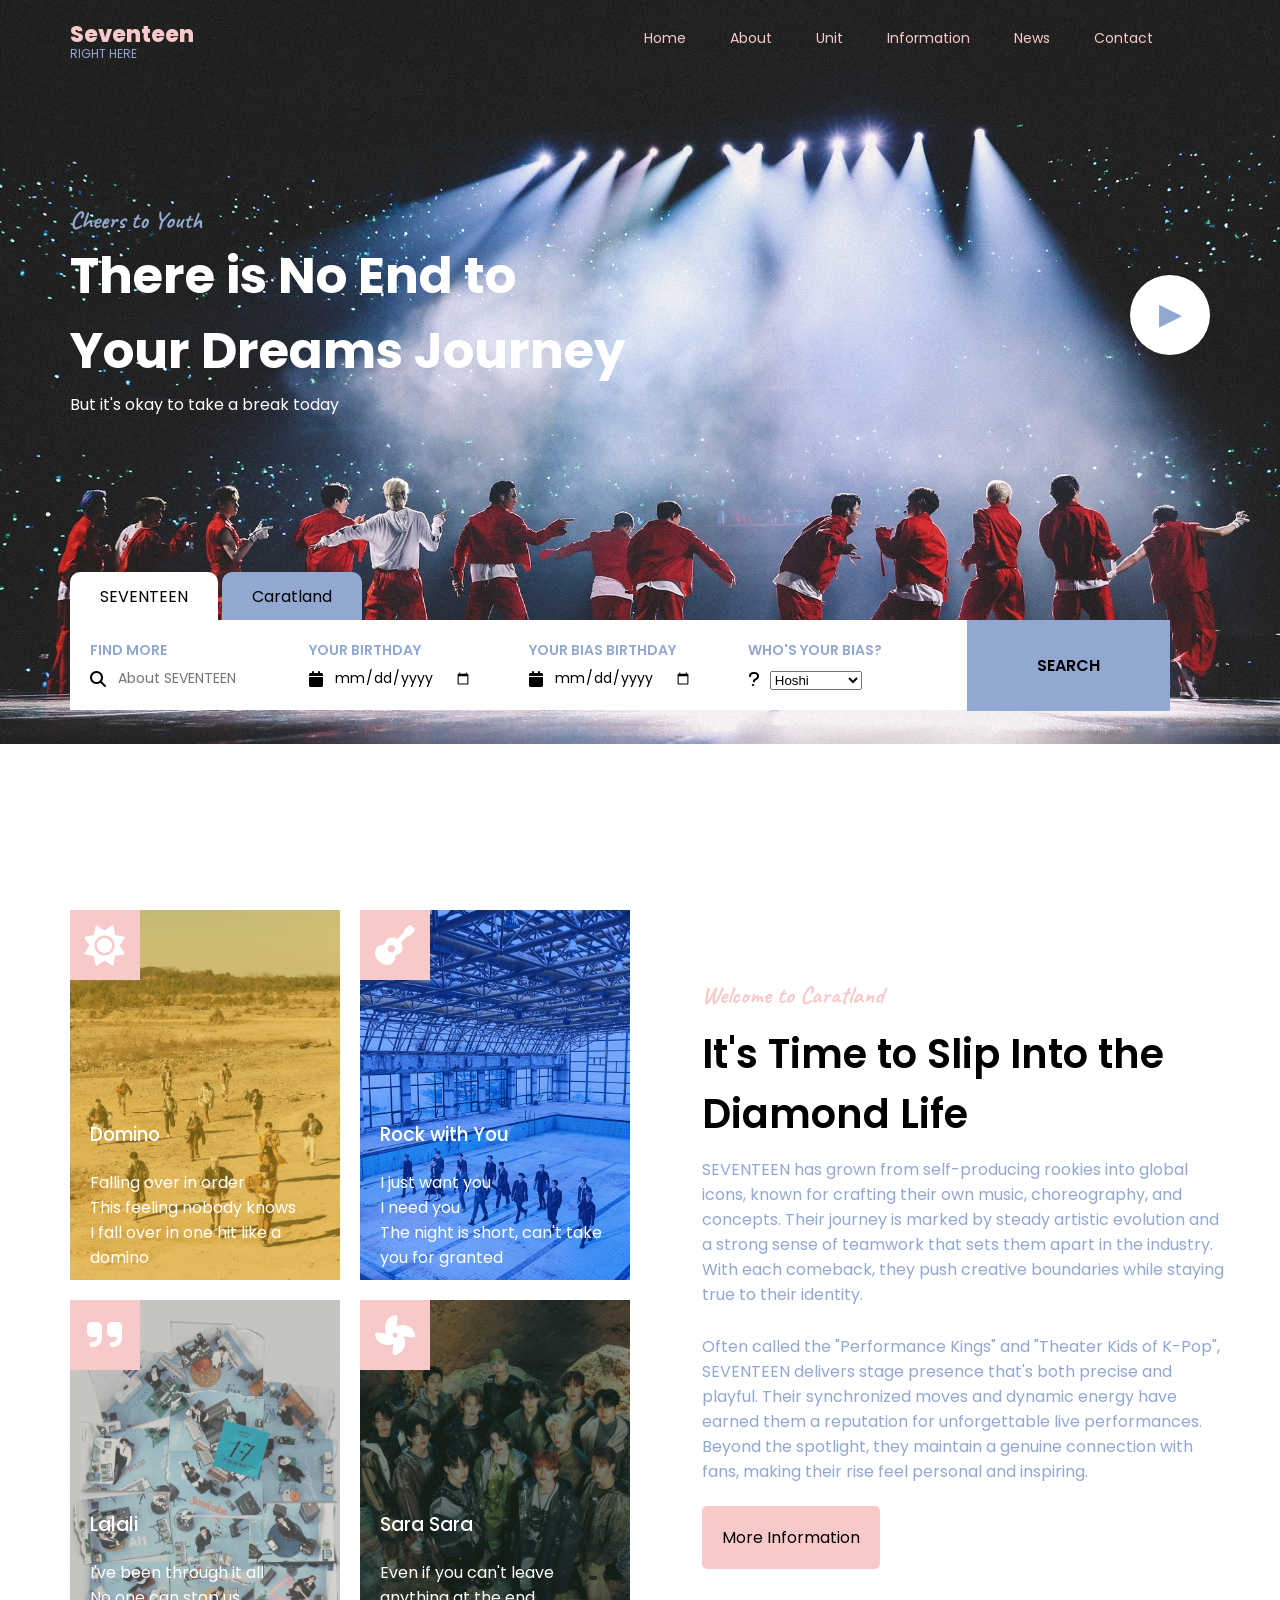
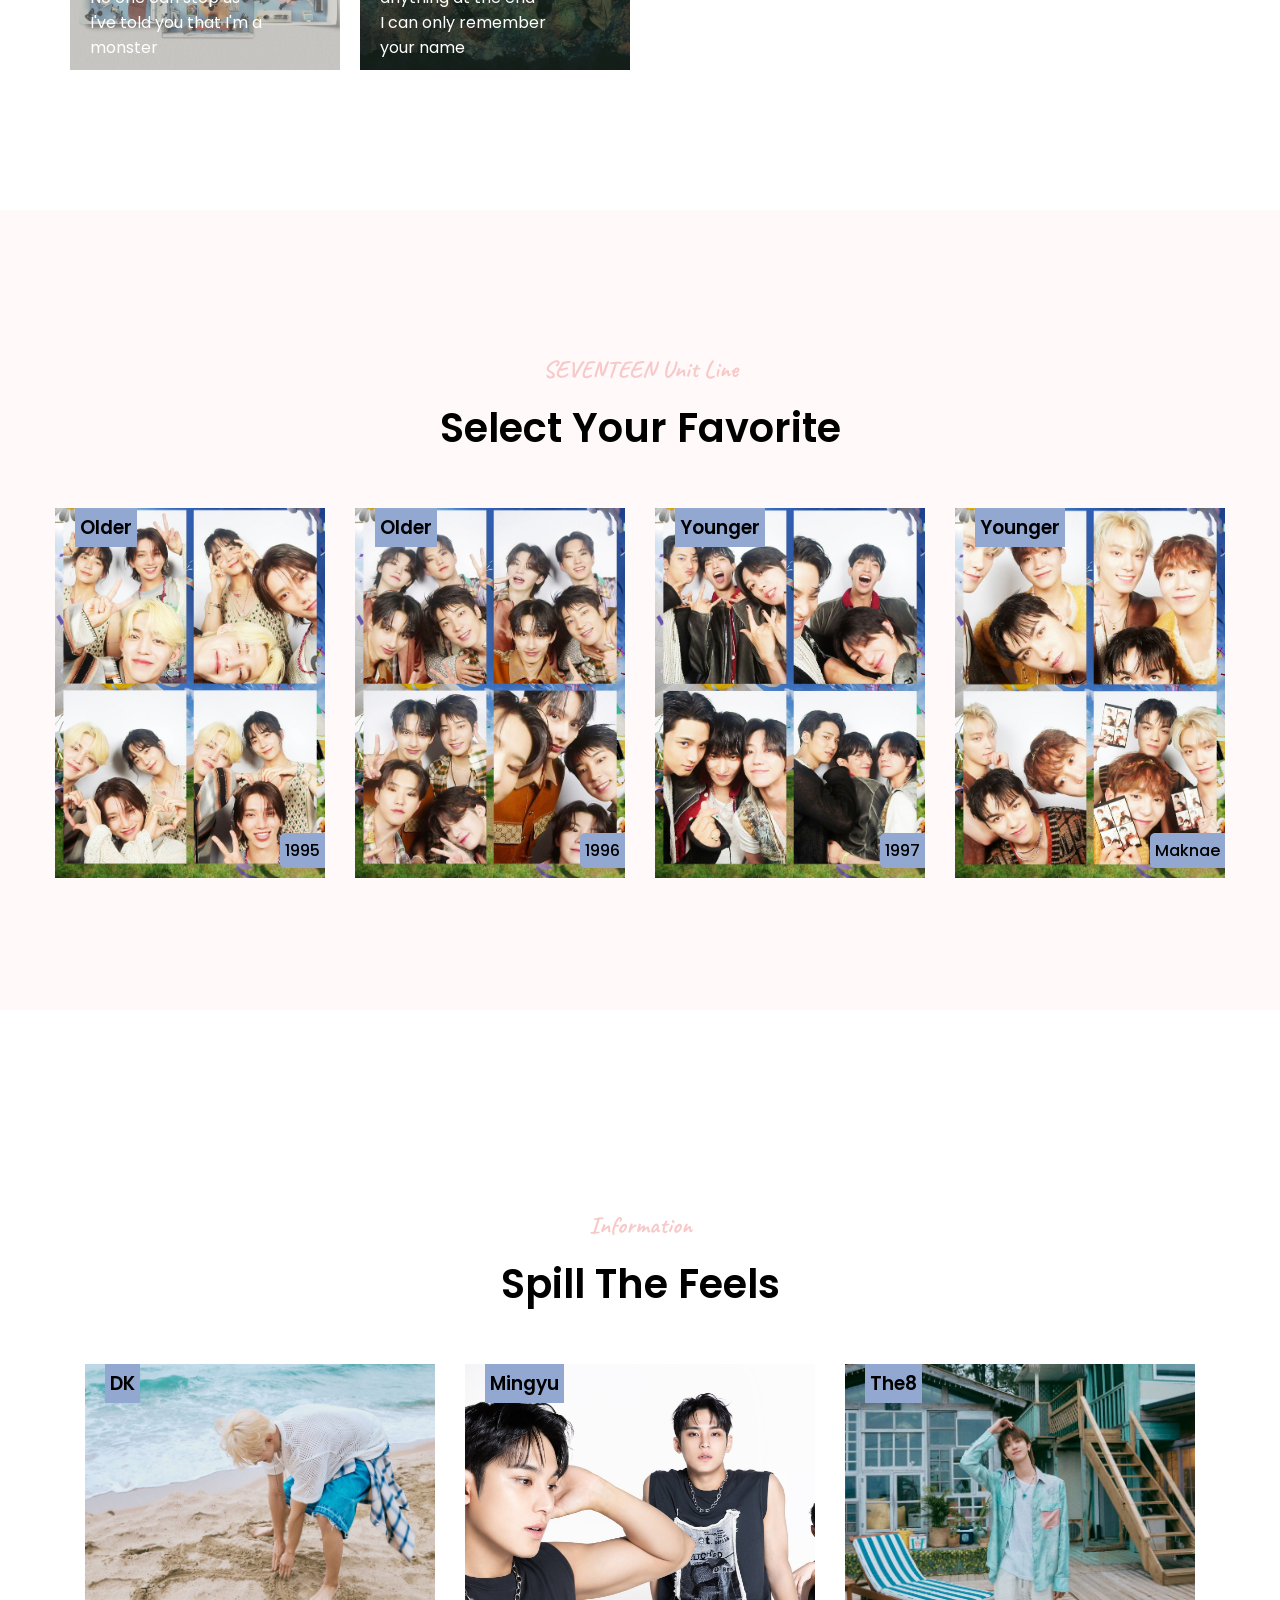
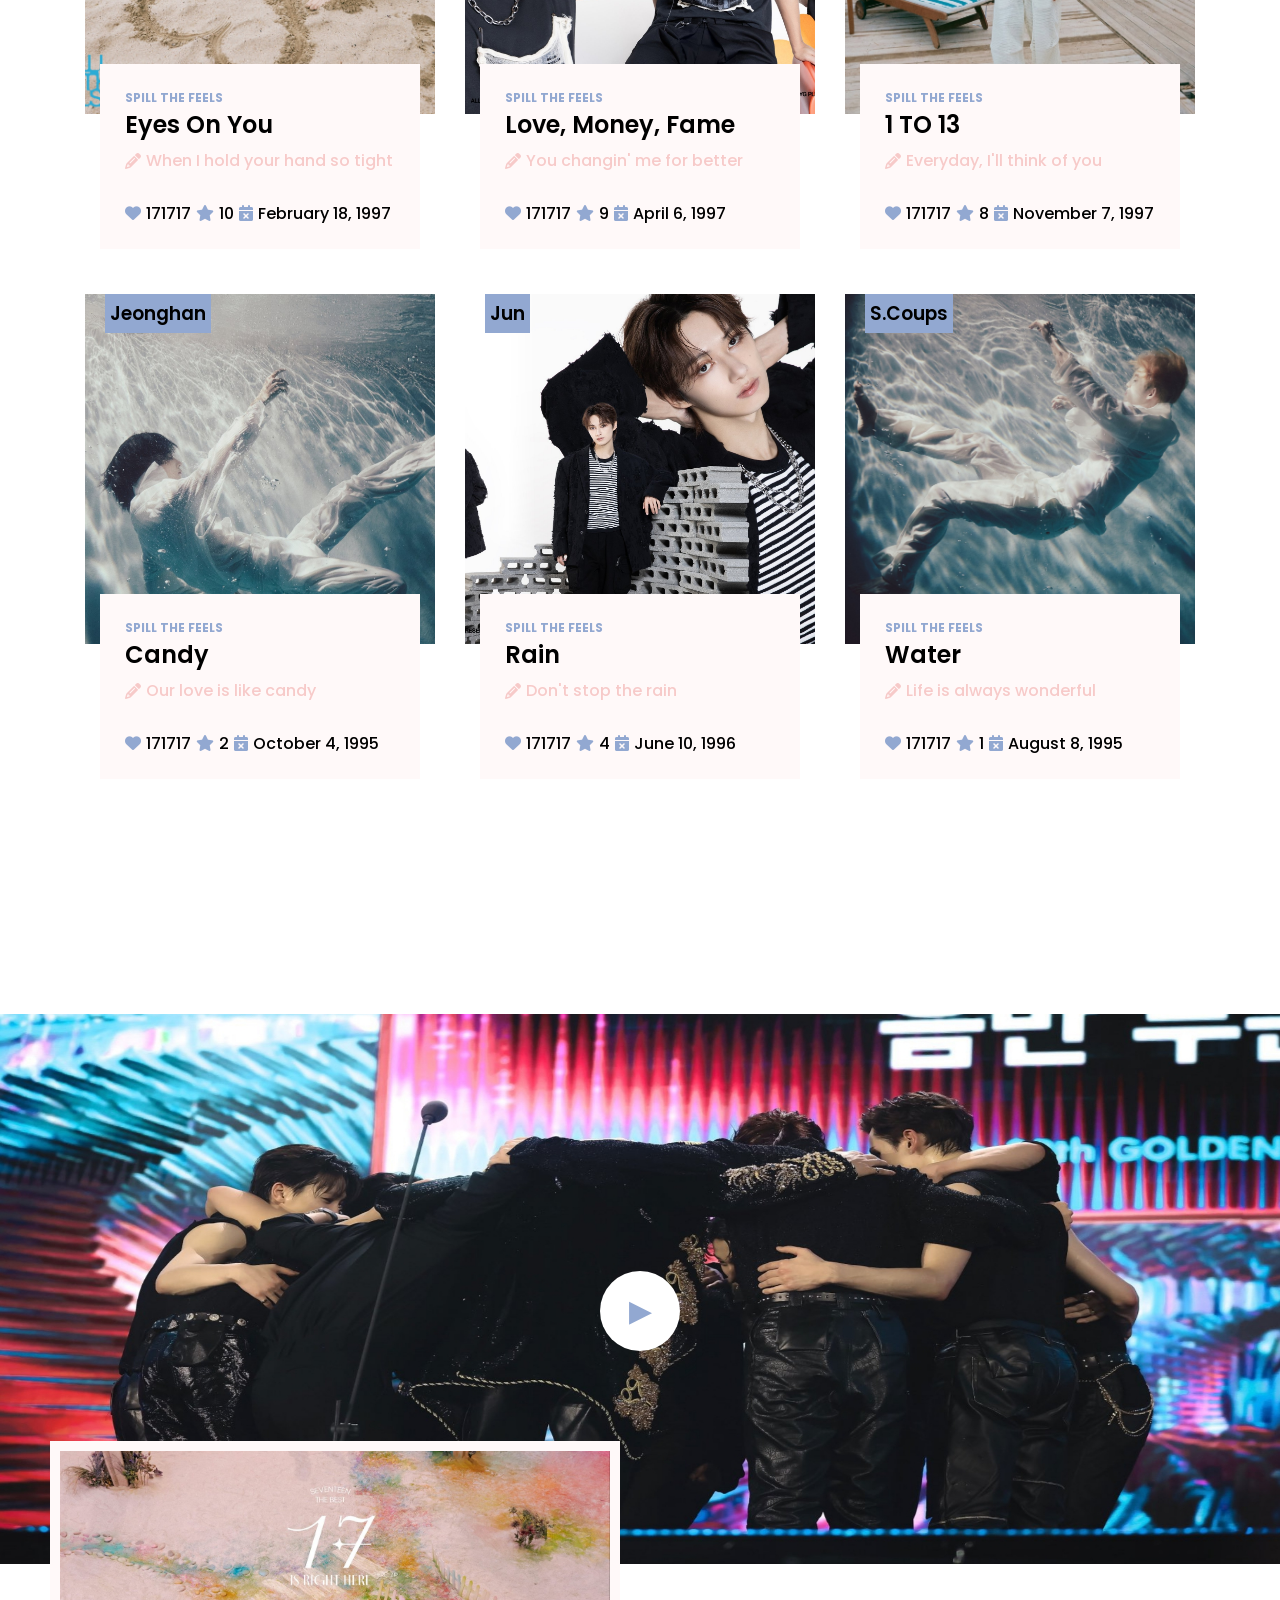
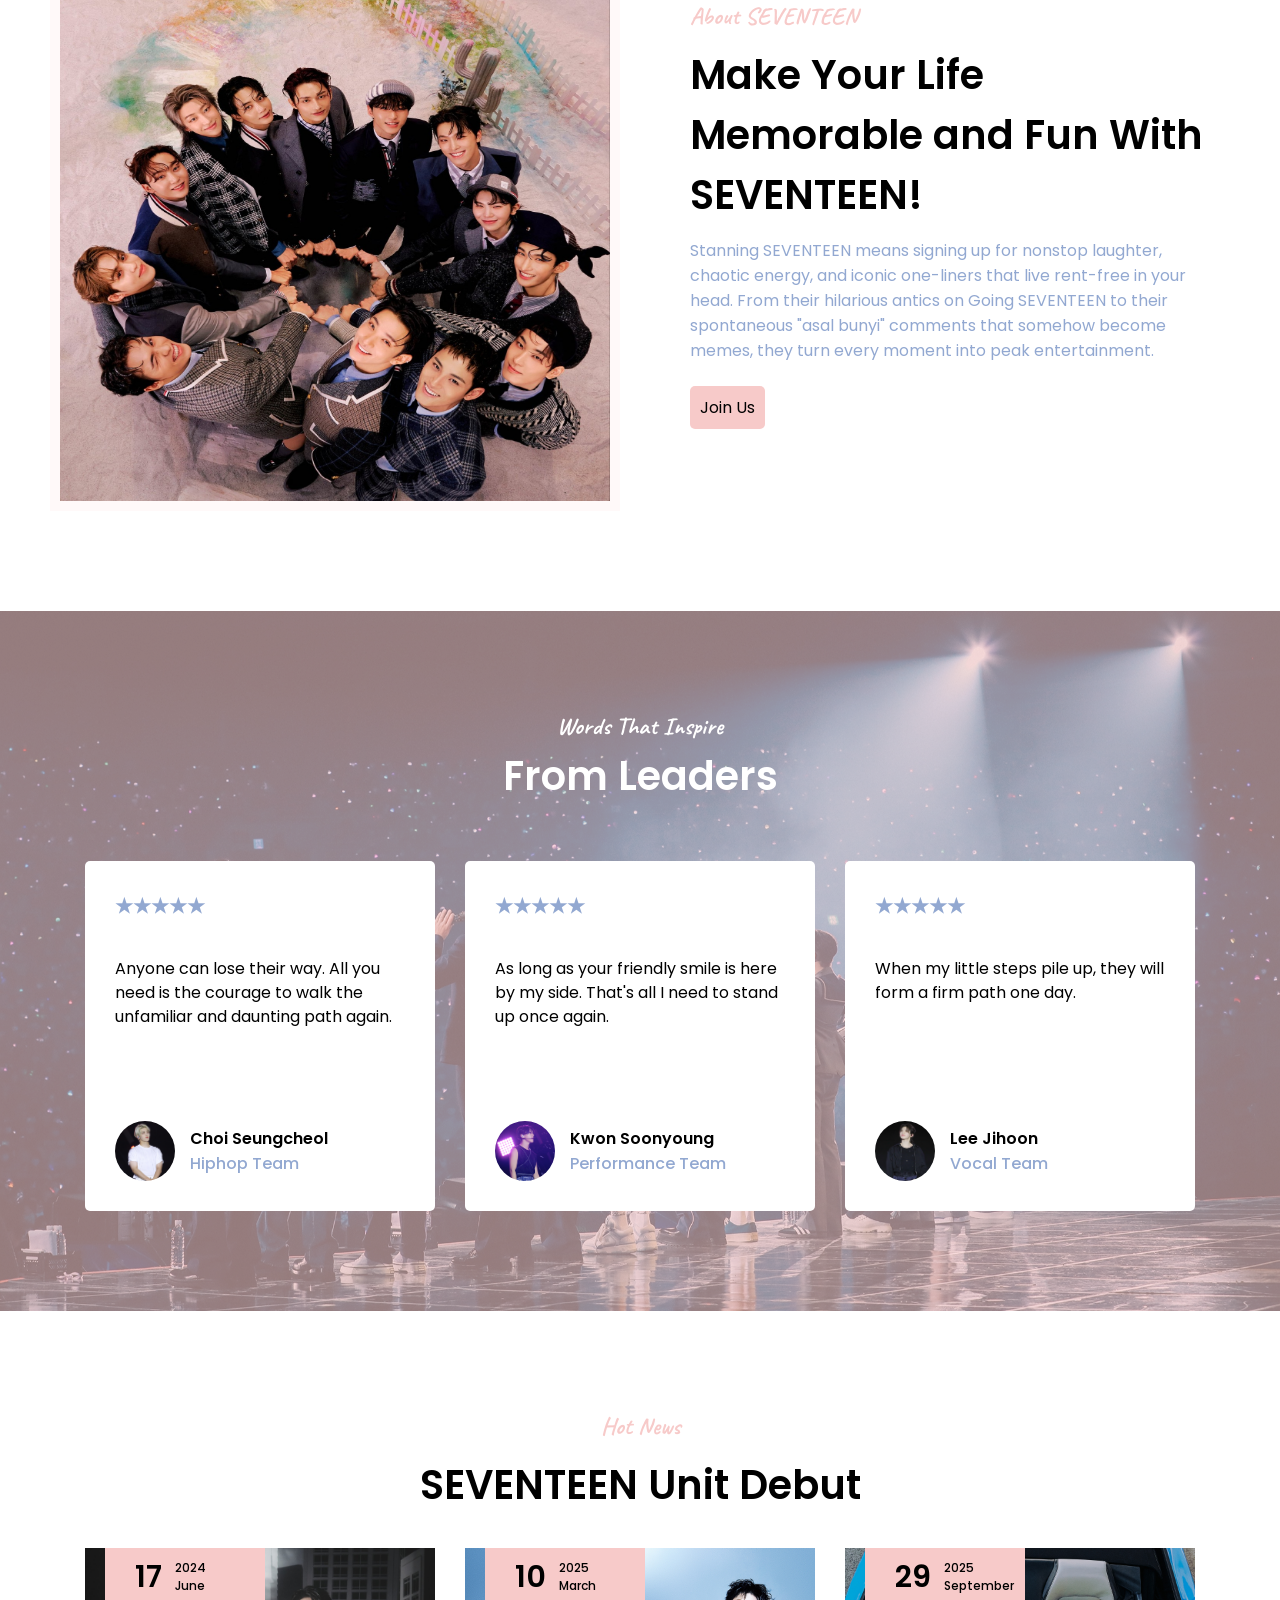
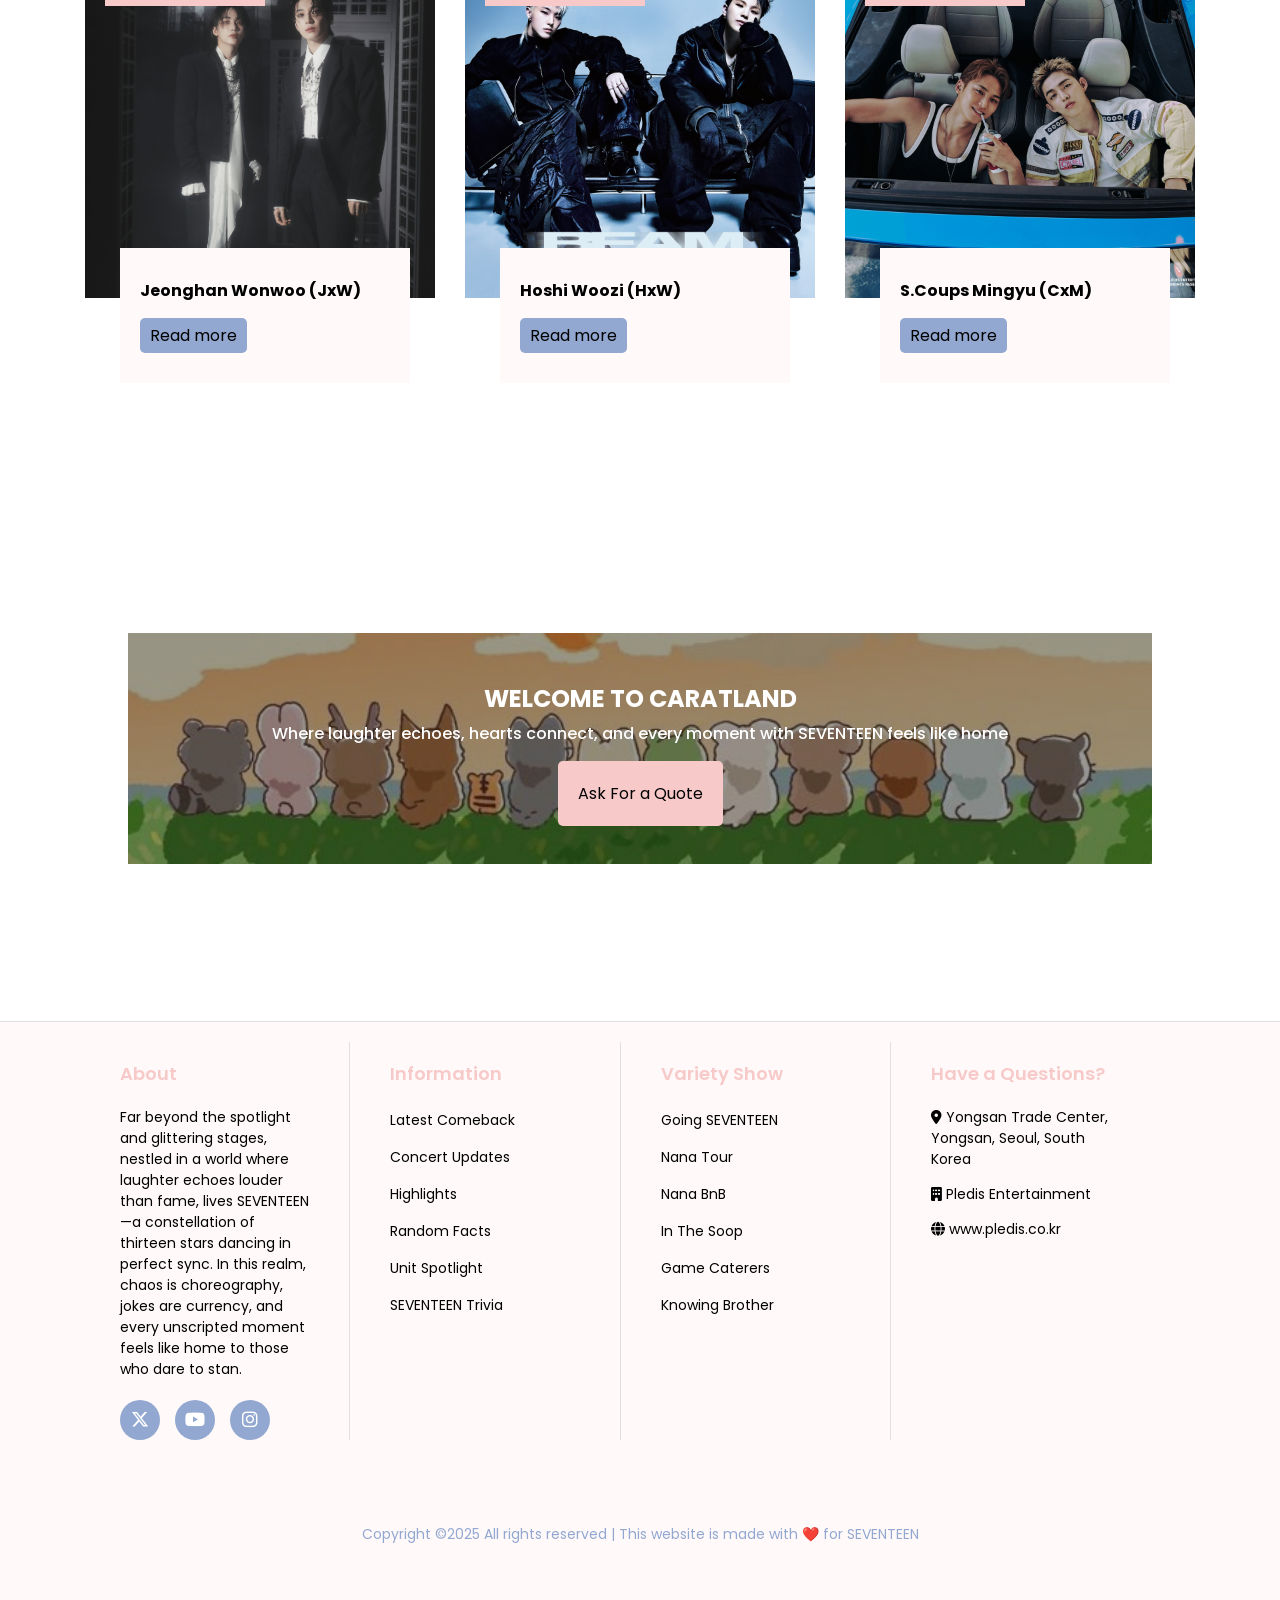
<file: index.html>
<!DOCTYPE html>
<html lang="en">

<head>
    <meta charset="UTF-8">
    <meta name="viewport" content="width=device-width, initial-scale=1.0">
    <title>SEVENTEEN</title>
    <link rel="stylesheet" href="https://cdnjs.cloudflare.com/ajax/libs/font-awesome/6.5.0/css/all.min.css">
    <link href="CSS/UTS.css" rel="stylesheet" type="text/css">
    <link href="images/iconsvt.ico" rel="shortcut icon">
    <link href="https://fonts.googleapis.com/css?family=Poppins:300,400,500,600,700,800,900|Caveat" rel="stylesheet">
    <!-- <script src="https://kit.fontawesome.com/83c6739b72.js" crossorigin="anonymous"></script> -->
</head>

<body>
    <div class="container">

        <div class="containersatu">
            <div class="background">
                <img src="images/bgsvt.jpg" alt="Background">
            </div> <!-- menutup div class background -->

            <header>
                <div class="logo">
                    <h2>Seventeen</h2>
                    <p>RIGHT HERE</p>
                </div> <!-- menutup div class logo -->

                <div class="menu">
                    <a href="index.html">Home</a>
                    <a href="ABOUT.html">About</a>
                    <a href="UNIT.html">Unit</a>
                    <a href="INFORMATION.html">Information</a>
                    <a href="NEWS.html">News</a>
                    <a href="CONTACT.html">Contact</a>
                </div> <!-- menutup div class menu -->
            </header>

            <div class="welcome">
                <h3>Cheers to Youth</h3>
                <h1>There is No End to <br>Your Dreams Journey</h1>
                <h4>But it's okay to take a break today</h4>
            </div> <!-- menutup div class welcome -->

            <div class="icon">
                <a href="https://youtu.be/gRnuFC4Ualw?si=2eNxMkEHz7NX0hdi" target="_blank" class="icon">▶</a>
            </div> <!-- menutup div class icon -->

            <div style="clear: both;"></div>

            <div class="sebuahkotak">
                <div class="menupilihan">
                    <a href="#" class="active">SEVENTEEN</a>
                    <a href="WebsiteUTS_active.html">Caratland</a>
                </div> <!-- menutup div class menu -->

                <div class="menukotak">
                    <div class="kotak">
                        <label for="destination">FIND MORE</label>
                        <div class="input">
                            <i class="fa-solid fa-magnifying-glass" style="color: black;"></i>
                            <input type="text" id="wtks" placeholder="About SEVENTEEN">
                        </div> <!-- menutup div class input -->
                    </div> <!-- menutup div class kotak -->

                    <div class="kotak">
                        <label for="yourbday">YOUR BIRTHDAY</label>
                        <div class="input">
                            <i class="fa-solid fa-calendar" style="color: black;"></i>
                            <input type="date" id="yourbday">
                        </div> <!-- menutup div class input -->
                    </div> <!-- menutup div class kotak -->

                    <div class="kotak">
                        <label for="biasbday">YOUR BIAS BIRTHDAY</label>
                        <div class="input">
                            <i class="fa-solid fa-calendar" style="color: black;"></i>
                            <input type="date" id="biasbday">
                        </div> <!-- menutup div class input -->
                    </div> <!-- menutup div class kotak -->

                    <div class="kotak">
                        <label for="yourbias">WHO'S YOUR BIAS?</label>
                        <div class="input">
                            <i class="fa-solid fa-question" style="color: black;"></i>
                            <select name="BIAS">
                                <option value="csc">S.Coups</option>
                                <option value="yjh">Jeonghan</option>
                                <option value="hjs">Joshua</option>
                                <option value="wjh">Jun</option>
                                <option value="ksy" selected>Hoshi</option>
                                <option value="jww">Wonwoo</option>
                                <option value="ljh">Woozi</option>
                                <option value="xmh">The8</option>
                                <option value="kmg">Mingyu</option>
                                <option value="lsm">DK</option>
                                <option value="bsk">Seungkwan</option>
                                <option value="chs">Vernon</option>
                                <option value="lc">Dino</option>
                            </select>
                        </div> <!-- menutup div class input -->
                    </div> <!-- menutup div class kotak -->

                    <div class="kotaksearch">
                        <a href="#">SEARCH</a>
                    </div> <!-- menutup div class kotaksearch -->
                </div> <!-- menutup div class menukotak -->
            </div> <!-- menutup div class sebuahkotak -->
        </div> <!-- menutup div class container 1 -->

        <div style="clear: both;"></div>

        <div class="containerdua">
            <div class="kiridua">
                <div class="kumpulangambar">
                    <div class="gambarsatu">
                        <img src="images/facethesun.jpg" alt="Face The Sun">
                        <div class="icon">
                            <i class="fa-solid fa-sun" style="color: white;"></i>
                        </div> <!-- menutup div class icon -->

                        <div class="text">
                            <h3>Domino</h3>
                            <h4>Falling over in order<br>This feeling nobody knows<br>I fall over in one hit like a
                                domino</h4>
                        </div> <!-- menutup div class text -->
                    </div> <!-- menutup div class gambar1 -->

                    <div class="gambardua">
                        <img src="images/attacca.jpg" alt="Attacca">
                        <div class="icon">
                            <i class="fa-solid fa-guitar" style="color: white;"></i>
                        </div> <!-- menutup div class icon -->

                        <div class="text">
                            <h3>Rock with You</h3>
                            <h4>I just want you<br>I need you<br>The night is short, can't take you for granted</h4>
                        </div> <!-- menutup div class text -->
                    </div> <!-- menutup div class gambar2 -->

                    <div class="gambartiga">
                        <img src="images/17isrighthere.jpg" alt="17 Is Right Here">

                        <div class="icon">
                            <i class="fa-solid fa-quote-right" style="color: white;"></i>
                        </div> <!-- menutup div class icon -->

                        <div class="text">
                            <h3>Lalali</h3>
                            <h4>I've been through it all<br>No one can stop us<br>I've told you that I'm a monster</h4>
                        </div> <!-- menutup div class text -->
                    </div> <!-- menutup div class gambar3 -->

                    <div class="gambarempat">
                        <img src="images/alwaysyours.jpg" alt="Always Yours">

                        <div class="icon">
                            <i class="fa-solid fa-fan" style="color: white;"></i>
                        </div> <!-- menutup div class icon -->

                        <div class="text">
                            <h3>Sara Sara</h3>
                            <h4>Even if you can't leave<br>anything at the end<br>I can only remember<br>your name</h4>
                        </div> <!-- menutup div class text -->
                    </div> <!-- menutup div class gambar4 -->
                </div> <!-- menutup div class kumpulangambar -->
            </div> <!-- menutup div class kiri2 -->

            <div class="kanandua">
                <div class="kumpulantext">
                    <h3>Welcome to Caratland</h3>
                    <h2>It's Time to Slip Into the Diamond Life</h2>
                    <h4>SEVENTEEN has grown from self-producing rookies into global icons, known for crafting their own
                        music, choreography, and concepts. Their journey is marked by steady artistic evolution and a
                        strong sense of teamwork that sets them apart in the industry. With each comeback, they push
                        creative boundaries while staying true to their identity.</h4>
                    <br>
                    <h4>Often called the "Performance Kings" and "Theater Kids of K-Pop", SEVENTEEN delivers stage
                        presence that's both precise and playful. Their synchronized moves and dynamic energy have
                        earned them a reputation for unforgettable live performances. Beyond the spotlight, they
                        maintain a genuine connection with fans, making their rise feel personal and inspiring.</h4>

                    <div class="menudua">
                        <a href="#">More Information</a>
                    </div> <!-- menutup div class menu2 -->
                </div> <!-- menutup div class kumpulantext -->
            </div> <!-- menutup div class kanan2 -->
        </div> <!-- menutup div class container2 -->

        <div style="clear: both;"></div>

        <div class="containertiga">
            <div class="titletiga">
                <h3>SEVENTEEN Unit Line</h3>
                <h2>Select Your Favorite</h2>
            </div> <!-- menutup div class title3 -->

            <div class="sebuahkotaktiga">
                <div class="kotaktiga">
                    <img src="images/95.jpg" alt="95L">
                    <h3>Older</h3>
                    <h4>1995</h4>
                </div> <!-- menutup div class kotak3 -->

                <div class="kotaktiga">
                    <img src="images/96.jpg" alt="96L">
                    <h3>Older</h3>
                    <h4>1996</h4>
                </div> <!-- menutup div class kotak3 -->

                <div class="kotaktiga">
                    <img src="images/97.jpg" alt="97L">
                    <h3>Younger</h3>
                    <h4>1997</h4>
                </div> <!-- menutup div class kotak3 -->

                <div class="kotaktiga">
                    <img src="images/maknae.jpg" alt="MaknaeLine">
                    <h3>Younger</h3>
                    <h4>Maknae</h4>
                </div> <!-- menutup div class kotakk3 -->
            </div> <!-- menutup div class sebuahkotak3 -->
        </div> <!-- menutup div class container3 -->

        <div style="clear: both;"></div>

        <div class="containerempat">
            <div class="titleempat">
                <h3>Information</h3>
                <h2>Spill The Feels</h2>
            </div> <!-- menutup div class title4 -->

            <div class="sebuahkotakempat">

                <!-- KOTAK PERTAMA -->
                <div class="kotakempat">
                    <div class="atas">
                        <img src="images/dk_stf.jpg" alt="DokyeomSTF">
                        <h3>DK</h3>
                    </div> <!-- menutup div class atas -->

                    <div class="bawah">
                        <h3>SPILL THE FEELS</h3>
                        <h2>Eyes On You</h2>

                        <div class="sejajarsatu">
                            <i class="fa-solid fa-pencil"></i>
                            <h4>When I hold your hand so tight</h4>
                        </div> <!-- menutup div class sejajar 1-->

                        <div class="sejajardua">
                            <i class="fa-solid fa-heart"></i>
                            <h4>171717</h4>
                            <i class="fa-solid fa-star"></i>
                            <h4>10</h4>
                            <i class="fa-solid fa-calendar-xmark"></i>
                            <h4>February 18, 1997</h4>
                        </div> <!-- menutup div class sejajar2 -->
                    </div> <!-- menutup div class bawah -->
                </div> <!-- menutup div class kotak4 -->

                <!-- KOTAK KEDUA -->
                <div class="kotakempat">
                    <div class="atas">
                        <img src="images/mg_stf.jpg" alt="MingyuSTF">
                        <h3>Mingyu</h3>
                    </div> <!-- menutup div class atas -->

                    <div class="bawah">
                        <h3>SPILL THE FEELS</h3>
                        <h2>Love, Money, Fame</h2>

                        <div class="sejajarsatu">
                            <i class="fa-solid fa-pencil"></i>
                            <h4>You changin' me for better</h4>
                        </div> <!-- menutup div class sejajar 1-->

                        <div class="sejajardua">
                            <i class="fa-solid fa-heart"></i>
                            <h4>171717</h4>
                            <i class="fa-solid fa-star"></i>
                            <h4>9</h4>
                            <i class="fa-solid fa-calendar-xmark"></i>
                            <h4>April 6, 1997</h4>
                        </div> <!-- menutup div class sejajar2 -->
                    </div> <!-- menutup div class bawah -->
                </div> <!-- menutup div class kotak4 -->

                <!-- KOTAK KETIGA -->
                <div class="kotakempat">
                    <div class="atas">
                        <img src="images/mh_stf.jpg" alt="The8STF">
                        <h3>The8</h3>
                    </div> <!-- menutup div class atas -->

                    <div class="bawah">
                        <h3>SPILL THE FEELS</h3>
                        <h2>1 TO 13</h2>

                        <div class="sejajarsatu">
                            <i class="fa-solid fa-pencil"></i>
                            <h4>Everyday, I'll think of you</h4>
                        </div> <!-- menutup div class sejajar 1-->

                        <div class="sejajardua">
                            <i class="fa-solid fa-heart"></i>
                            <h4>171717</h4>
                            <i class="fa-solid fa-star"></i>
                            <h4>8</h4>
                            <i class="fa-solid fa-calendar-xmark"></i>
                            <h4>November 7, 1997</h4>
                        </div> <!-- menutup div class sejajar2 -->
                    </div> <!-- menutup div class bawah -->
                </div> <!-- menutup div class kotak4 -->

                <!-- KOTAK KEEMPAT -->
                <div class="kotakempat">
                    <div class="atas">
                        <img src="images/jh_stf.jpg" alt="JeonghanSTF">
                        <h3>Jeonghan</h3>
                    </div> <!-- menutup div class atas -->

                    <div class="bawah">
                        <h3>SPILL THE FEELS</h3>
                        <h2>Candy</h2>

                        <div class="sejajarsatu">
                            <i class="fa-solid fa-pencil"></i>
                            <h4>Our love is like candy</h4>
                        </div> <!-- menutup div class sejajar 1-->

                        <div class="sejajardua">
                            <i class="fa-solid fa-heart"></i>
                            <h4>171717</h4>
                            <i class="fa-solid fa-star"></i>
                            <h4>2</h4>
                            <i class="fa-solid fa-calendar-xmark"></i>
                            <h4>October 4, 1995</h4>
                        </div> <!-- menutup div class sejajar2 -->
                    </div> <!-- menutup div class bawah -->
                </div> <!-- menutup div class kotak4 -->

                <!-- KOTAK KELIMA -->
                <div class="kotakempat">
                    <div class="atas">
                        <img src="images/jun_stf.jpg" alt="JunSTF">
                        <h3>Jun</h3>
                    </div> <!-- menutup div class atas -->

                    <div class="bawah">
                        <h3>SPILL THE FEELS</h3>
                        <h2>Rain</h2>

                        <div class="sejajarsatu">
                            <i class="fa-solid fa-pencil"></i>
                            <h4>Don't stop the rain</h4>
                        </div> <!-- menutup div class sejajar 1-->

                        <div class="sejajardua">
                            <i class="fa-solid fa-heart"></i>
                            <h4>171717</h4>
                            <i class="fa-solid fa-star"></i>
                            <h4>4</h4>
                            <i class="fa-solid fa-calendar-xmark"></i>
                            <h4>June 10, 1996</h4>
                        </div> <!-- menutup div class sejajar2 -->
                    </div> <!-- menutup div class bawah -->
                </div> <!-- menutup div class kotak4 -->

                <!-- KOTAK KEENAM -->
                <div class="kotakempat">
                    <div class="atas">
                        <img src="images/sc_stf.jpg" alt="S.CoupsSTF">
                        <h3>S.Coups</h3>
                    </div> <!-- menutup div class atas -->

                    <div class="bawah">
                        <h3>SPILL THE FEELS</h3>
                        <h2>Water</h2>

                        <div class="sejajarsatu">
                            <i class="fa-solid fa-pencil"></i>
                            <h4>Life is always wonderful</h4>
                        </div> <!-- menutup div class sejajar 1-->

                        <div class="sejajardua">
                            <i class="fa-solid fa-heart"></i>
                            <h4>171717</h4>
                            <i class="fa-solid fa-star"></i>
                            <h4>1</h4>
                            <i class="fa-solid fa-calendar-xmark"></i>
                            <h4>August 8, 1995</h4>
                        </div> <!-- menutup div class sejajar2 -->
                    </div> <!-- menutup div class bawah -->
                </div> <!-- menutup div class kotak4 -->

            </div> <!-- menutup div class sebuahkotak4 -->
        </div> <!-- menutup div class container4 -->

        <div style="clear: both;"></div>

        <div class="containerlima">
            <div class="backgroundlima">
                <img src="images/grouphug.jpg" alt="Group Hug SEVENTEEN">
                <div class="iconlima">
                    <a href="https://youtu.be/-GQg25oP0S4?si=JyQvl9Dj5KgQ61vO" target="_blank" class="iconlima">▶</a>
                </div> <!-- menutup div class icon5 -->
            </div> <!-- menutup div class background5 -->

            <div class="kirilima">
                <img src="images/svt.jpg" alt="1713">
            </div> <!-- menutup div class kiri5 -->

            <div class="kananlima">
                <h3>About SEVENTEEN</h3>
                <h2>Make Your Life Memorable and Fun With SEVENTEEN!</h2>
                <h4>Stanning SEVENTEEN means signing up for nonstop laughter, chaotic energy, and iconic one-liners that
                    live rent-free in your head. From their hilarious antics on Going SEVENTEEN to their spontaneous
                    "asal bunyi" comments that somehow become memes, they turn every moment into peak entertainment.
                </h4>

                <div class="menulima">
                    <a href="#">Join Us</a>
                </div> <!-- menutup div class menu5 -->
            </div> <!-- menutup div class kanan5 -->
        </div> <!-- menutup div class container5 -->

        <div style="clear: both;"></div>

        <div class="containerenam">
            <div class="backgroundenam">
                <img src="images/svt17.jpg" alt="SVT17">
            </div> <!-- menutup div class background6 -->

            <div class="titleenam">
                <h3>Words That Inspire</h3>
                <h2>From Leaders</h2>
            </div> <!-- menutup div class title6 -->

            <div class="sebuahkotakenam">

                <!-- KOTAK PERTAMA -->
                <div class="kotakenam">
                    <h4>★★★★★</h4>
                    <p>Anyone can lose their way. All you need is the courage to walk the unfamiliar and daunting path
                        again.</p>
                    <div class="gambarenam">
                        <img src="images/choiseungcheol.jpg" alt="ChoiSeungcheol">
                        <div class="leaders">
                            <h3>Choi Seungcheol</h3>
                            <h4>Hiphop Team</h4>
                        </div> <!-- menutup div class leaders -->
                    </div> <!-- menutup div class gambar6 -->
                </div> <!-- menutup div class kotak6 -->

                <!-- KOTAK KEDUA -->
                <div class="kotakenam">
                    <h4>★★★★★</h4>
                    <p>As long as your friendly smile is here by my side. That's all I need to stand up once again.</p>
                    <div class="gambarenam">
                        <img src="images/kwonsoonyoung.jpg" alt="KwonSoonyoung">
                        <div class="leaders">
                            <h3>Kwon Soonyoung</h3>
                            <h4>Performance Team</h4>
                        </div> <!-- menutup div class leaders -->
                    </div> <!-- menutup div class gambar6 -->
                </div> <!-- menutup div class kotak6 -->

                <!-- KOTAK KETIGA -->
                <div class="kotakenam">
                    <h4>★★★★★</h4>
                    <p>When my little steps pile up, they will form a firm path one day.</p>
                    <div class="gambarenam">
                        <img src="images/leejihoon.jpg" alt="LeeJihoon">
                        <div class="leaders">
                            <h3>Lee Jihoon</h3>
                            <h4>Vocal Team</h4>
                        </div> <!-- menutup div class leaders -->
                    </div> <!-- menutup div class gambar6 -->
                </div> <!-- menutup div class kotak6 -->

            </div> <!-- menutup div class sebuahkotak6 -->
        </div> <!-- menutup div class container6 -->

        <div style="clear: both;"></div>

        <div class="containertujuh">
            <div class="titletujuh">
                <h3>Hot News</h3>
                <h2>SEVENTEEN Unit Debut</h2>
            </div> <!-- menutup div class title7 -->

            <div class="sebuahkotaktujuh">

                <!-- KOTAK PERTAMA -->
                <div class="kotaktujuh">
                    <div class="gambartujuh">
                        <img src="images/jxw.jpg" alt="JxW">
                        <div class="tanggal">
                            <span class="hari">17</span>
                            <span class="bulantahun">2024<br>June</span>
                            <!-- <span class="tahun">2024</span> -->
                        </div> <!-- menutup div class tanggal -->
                    </div> <!-- menutup div class gambar7 -->

                    <div class="keterangan">
                        <h4>Jeonghan Wonwoo (JxW)</h4>
                        <a href="https://youtu.be/EJF2PV3BQtQ?si=bLzrZ1G3R9Inwi3X">Read more</a>
                    </div> <!-- menutup div class keterangan -->
                </div> <!-- menutup div class kotak7 -->

                <!-- KOTAK KEDUA -->
                <div class="kotaktujuh">
                    <div class="gambartujuh">
                        <img src="images/hxw.jpg" alt="HxW">
                        <div class="tanggal">
                            <span class="hari">10</span>
                            <span class="bulantahun">2025<br>March</span>
                            <!-- <span class="tahun">2024</span> -->
                        </div> <!-- menutup div class tanggal -->
                    </div> <!-- menutup div class gambar7 -->

                    <div class="keterangan">
                        <h4>Hoshi Woozi (HxW)</h4>
                        <a href="https://youtu.be/rEBHjYQ8HoI?si=06rGn52ZYmpq0U-f">Read more</a>
                    </div> <!-- menutup div class keterangan -->
                </div> <!-- menutup div class kotak7 -->

                <!-- KOTAK KETIGA -->
                <div class="kotaktujuh">
                    <div class="gambartujuh">
                        <img src="images/cxm.jpg" alt="CxM">
                        <div class="tanggal">
                            <span class="hari">29</span>
                            <span class="bulantahun">2025<br>September</span>
                            <!-- <span class="tahun">2024</span> -->
                        </div> <!-- menutup div class tanggal -->
                    </div> <!-- menutup div class gambar7 -->

                    <div class="keterangan">
                        <h4>S.Coups Mingyu (CxM)</h4>
                        <a href="https://youtu.be/u89aNeJlyg0?si=4I277lxjZa5lTM0F">Read more</a>
                    </div> <!-- menutup div class keterangan -->
                </div> <!-- menutup div class kotak7 -->

            </div> <!-- menutup div class sebuahkotak7 -->
        </div> <!-- menutup div class container7 -->

        <div class="banner">
            <img src="images/bannersvt.jpg" alt="BANNER">
            <h2>WELCOME TO CARATLAND</h2>
            <h4>Where laughter echoes, hearts connect, and every moment with SEVENTEEN feels like home</h4>

            <div class="menubanner">
                <a href="#">Ask For a Quote</a>
            </div>
        </div> <!-- menutup div class banner -->

    </div> <!-- menutup div class container -->
</body>

<footer>
    <div class="kotakfooter">
        <h3>About</h3>
        <p>Far beyond the spotlight and glittering stages, nestled in a world where laughter echoes louder than fame,
            lives SEVENTEEN—a constellation of thirteen stars dancing in perfect sync. In this realm, chaos is
            choreography, jokes are currency, and every unscripted moment feels like home to those who dare to stan.</p>
        <div class="sosmed">
            <a href="https://x.com/pledis_17"><i class="fa-brands fa-x-twitter" style="color: white;"></i></a>
            <a href="https://youtube.com/@pledis17?si=H_pxLkNi81NrGX4W"><i class="fa-brands fa-youtube"
                    style="color: white;"></i></a>
            <a
                href="https://www.instagram.com/saythename_17?utm_source=ig_web_button_share_sheet&igsh=ZDNlZDc0MzIxNw=="><i
                    class="fa-brands fa-instagram" style="color: white;"></i></a>
        </div> <!-- menutup div class sosmed -->
    </div> <!-- menutup div class kotakfooter -->

    <div class="kotakfooter">
        <h3>Information</h3>
        <ul>
            <li><a href="#">Latest Comeback</a></li>
            <li><a href="#">Concert Updates</a></li>
            <li><a href="#">Highlights</a></li>
            <li><a href="#">Random Facts</a></li>
            <li><a href="#">Unit Spotlight</a></li>
            <li><a href="#">SEVENTEEN Trivia</a></li>
        </ul>
    </div> <!-- menutup div class kotakfooter -->

    <div class="kotakfooter">
        <h3>Variety Show</h3>
        <ul>
            <li><a href="#">Going SEVENTEEN</a></li>
            <li><a href="#">Nana Tour</a></li>
            <li><a href="#">Nana BnB</a></li>
            <li><a href="#">In The Soop</a></li>
            <li><a href="#">Game Caterers</a></li>
            <li><a href="#">Knowing Brother</a></li>
        </ul>
    </div> <!-- menutup div class kotakfooter -->

    <div class="kotakfooterlast">
        <h3>Have a Questions?</h3>
        <p><i class="fa-solid fa-location-dot" style="color: black;"></i> Yongsan Trade Center, Yongsan, Seoul, South
            Korea</p>
        <p><i class="fa-solid fa-building" style="color: black;"></i> Pledis Entertainment</p>
        <p><i class="fa-solid fa-globe" style="color: black;"></i> www.pledis.co.kr</p>
    </div> <!-- menutup div class kotakfooter -->

    <div class="footerbawah">
        <p>Copyright ©2025 All rights reserved | This website is made with ❤️ for SEVENTEEN</p>
    </div> <!-- menutup div class footerbawah -->
</footer>

</html>
</file>
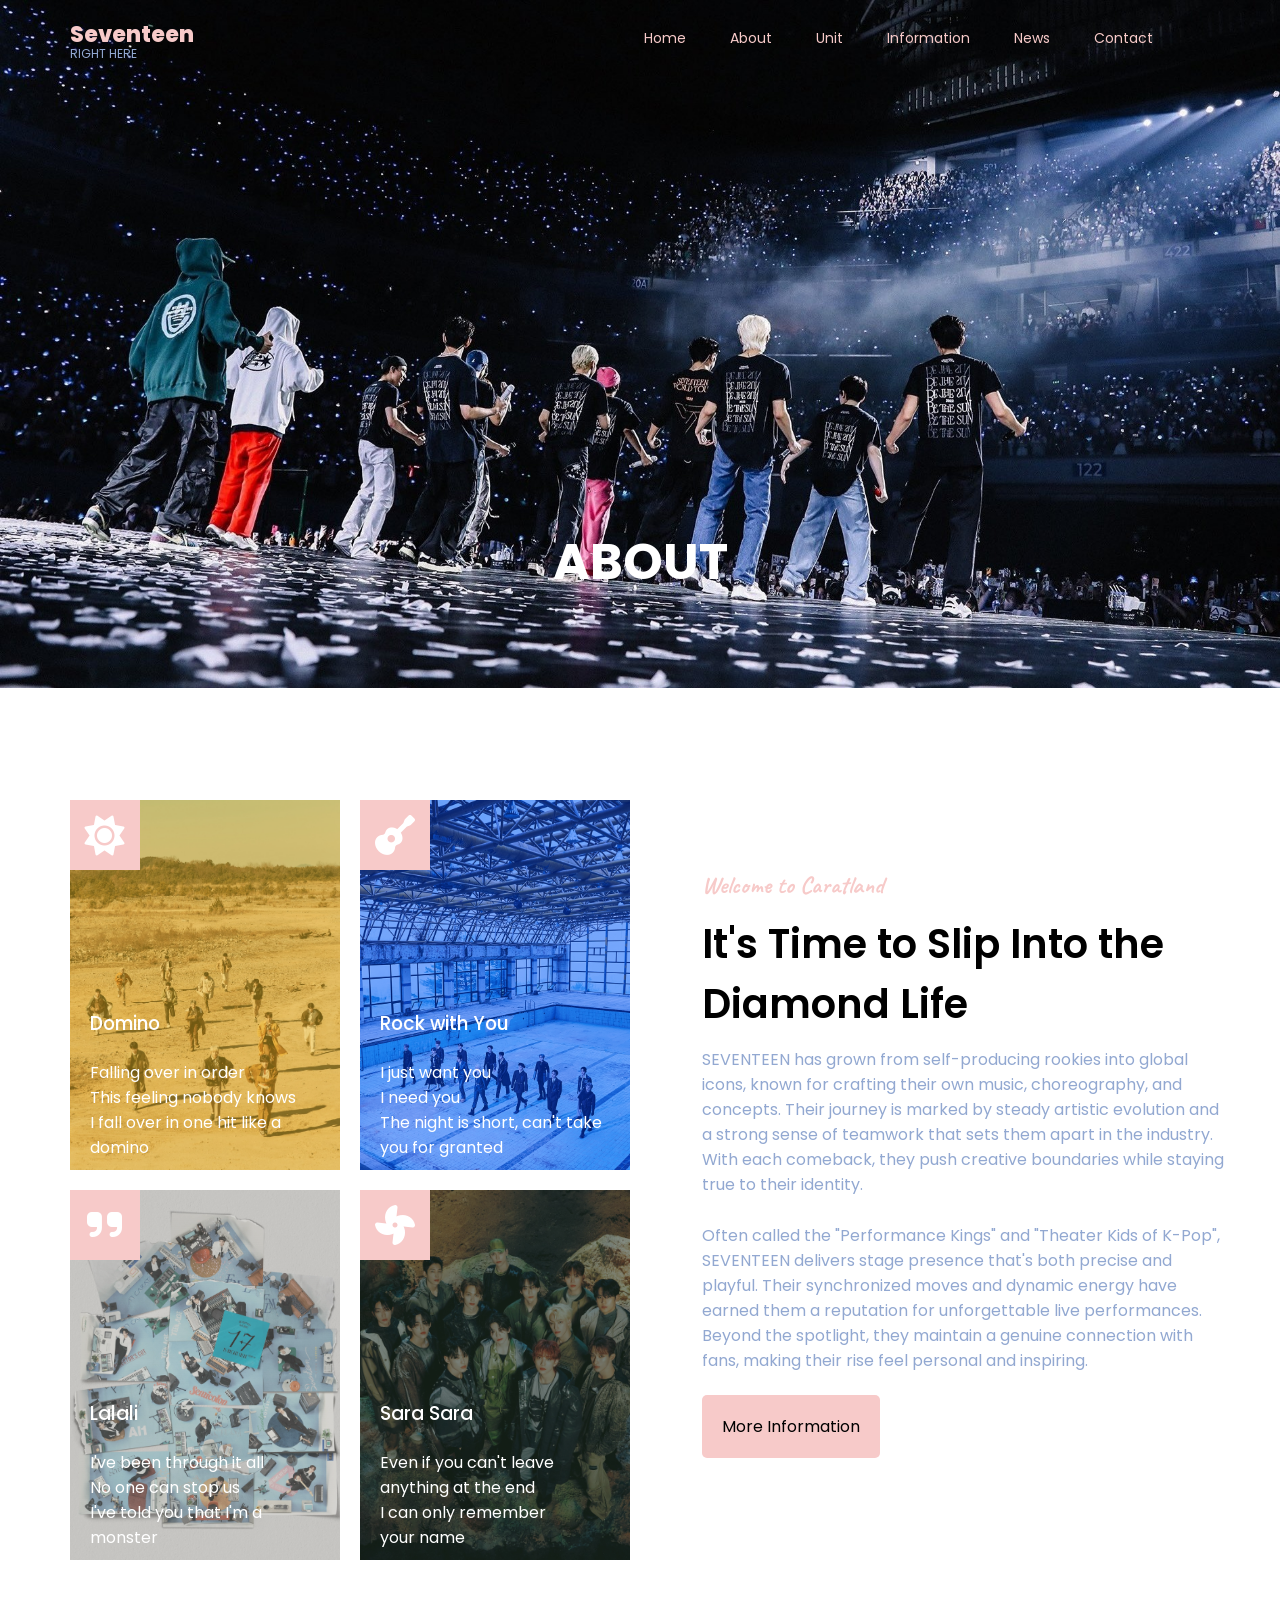
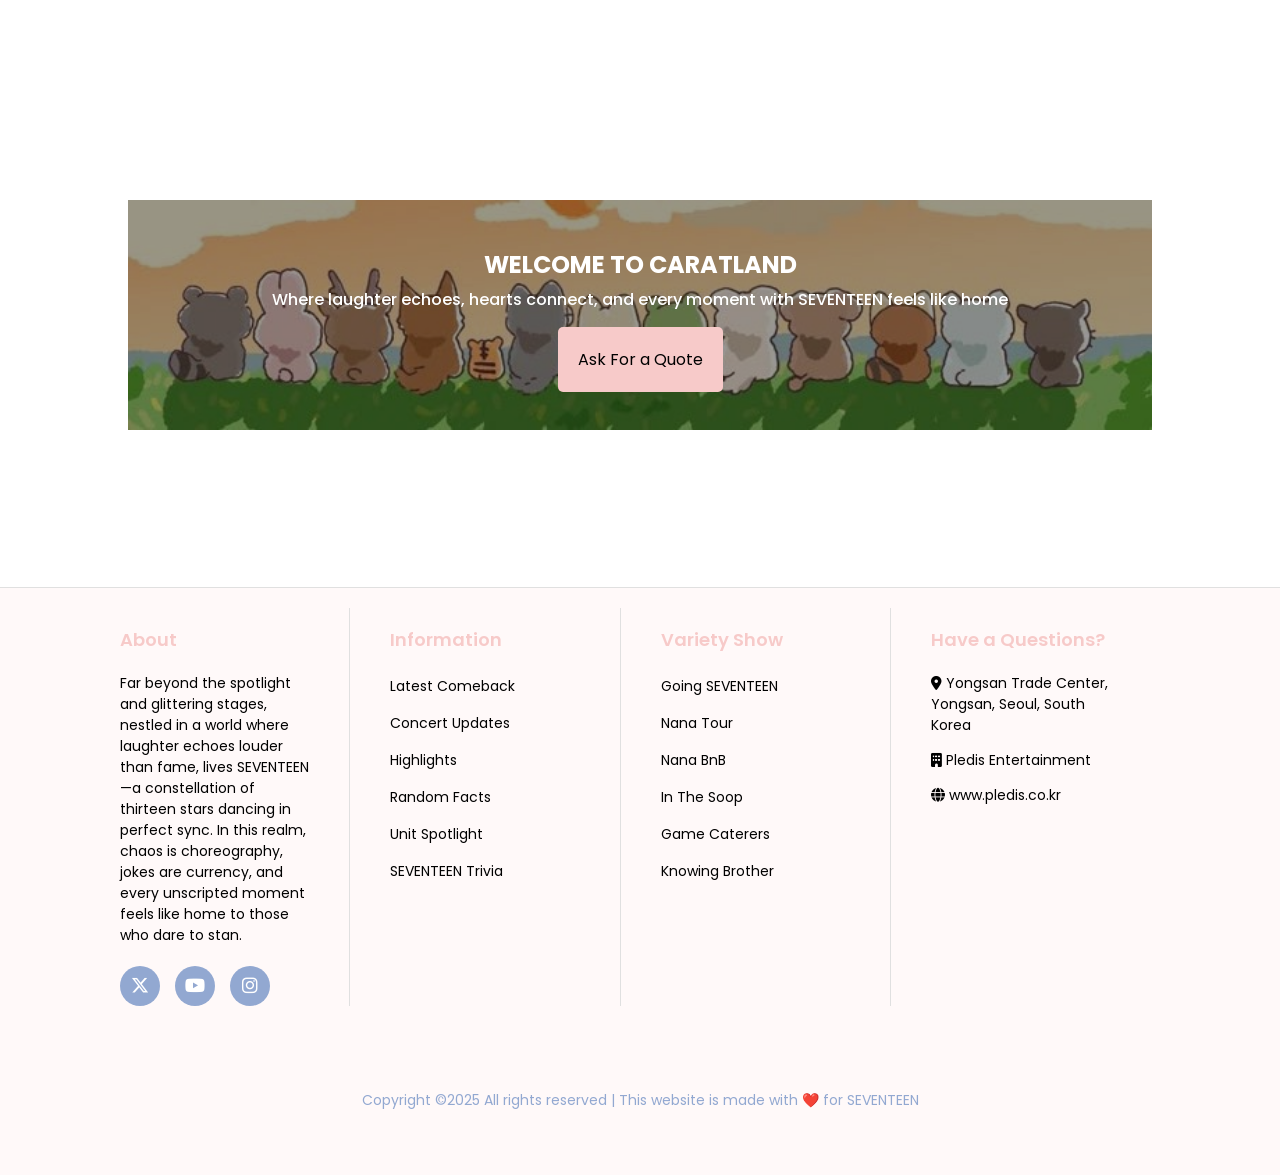
<file: ABOUT.html>
<!DOCTYPE html>
<html lang="en">

<head>
    <meta charset="UTF-8">
    <meta name="viewport" content="width=device-width, initial-scale=1.0">
    <title>ABOUT</title>
    <link rel="stylesheet" href="https://cdnjs.cloudflare.com/ajax/libs/font-awesome/6.5.0/css/all.min.css">
    <link href="CSS/PAGE.css" rel="stylesheet" type="text/css">
    <link href="images/iconsvt.ico" rel="shortcut icon">
    <link href="https://fonts.googleapis.com/css?family=Poppins:300,400,500,600,700,800,900|Caveat" rel="stylesheet">
    <!-- <script src="https://kit.fontawesome.com/83c6739b72.js" crossorigin="anonymous"></script> -->
</head>

<body>

    <div class="containersatu">

        <div class="background">
            <img src="images/bgabout.jpg" alt="Background">
        </div> <!-- menutup div class background -->

        <header>
            <div class="logo">
                <h2>Seventeen</h2>
                <p>RIGHT HERE</p>
            </div> <!-- menutup div class logo -->

            <div class="menu">
                <a href="index.html">Home</a>
                <a href="ABOUT.html">About</a>
                <a href="UNIT.html">Unit</a>
                <a href="INFORMATION.html">Information</a>
                <a href="NEWS.html">News</a>
                <a href="CONTACT.html">Contact</a>
            </div> <!-- menutup div class menu -->
        </header>

        <div class="page">
            <h1>ABOUT</h1>
        </div> <!-- menutup div class page -->

    </div> <!-- menutup div class containersatu -->

    <div class="containerdua">
        <div class="kiridua">
            <div class="kumpulangambar">
                <div class="gambarsatu">
                    <img src="images/facethesun.jpg" alt="Face The Sun">
                    <div class="icon">
                        <i class="fa-solid fa-sun" style="color: white;"></i>
                    </div> <!-- menutup div class icon -->

                    <div class="text">
                        <h3>Domino</h3>
                        <h4>Falling over in order<br>This feeling nobody knows<br>I fall over in one hit like a
                            domino</h4>
                    </div> <!-- menutup div class text -->
                </div> <!-- menutup div class gambar1 -->

                <div class="gambardua">
                    <img src="images/attacca.jpg" alt="Attacca">
                    <div class="icon">
                        <i class="fa-solid fa-guitar" style="color: white;"></i>
                    </div> <!-- menutup div class icon -->

                    <div class="text">
                        <h3>Rock with You</h3>
                        <h4>I just want you<br>I need you<br>The night is short, can't take you for granted</h4>
                    </div> <!-- menutup div class text -->
                </div> <!-- menutup div class gambar2 -->

                <div class="gambartiga">
                    <img src="images/17isrighthere.jpg" alt="17 Is Right Here">

                    <div class="icon">
                        <i class="fa-solid fa-quote-right" style="color: white;"></i>
                    </div> <!-- menutup div class icon -->

                    <div class="text">
                        <h3>Lalali</h3>
                        <h4>I've been through it all<br>No one can stop us<br>I've told you that I'm a monster
                        </h4>
                    </div> <!-- menutup div class text -->
                </div> <!-- menutup div class gambar3 -->

                <div class="gambarempat">
                    <img src="images/alwaysyours.jpg" alt="Always Yours">

                    <div class="icon">
                        <i class="fa-solid fa-fan" style="color: white;"></i>
                    </div> <!-- menutup div class icon -->

                    <div class="text">
                        <h3>Sara Sara</h3>
                        <h4>Even if you can't leave<br>anything at the end<br>I can only remember<br>your name
                        </h4>
                    </div> <!-- menutup div class text -->
                </div> <!-- menutup div class gambar4 -->
            </div> <!-- menutup div class kumpulangambar -->
        </div> <!-- menutup div class kiri2 -->

        <div class="kanandua">
            <div class="kumpulantext">
                <h3>Welcome to Caratland</h3>
                <h2>It's Time to Slip Into the Diamond Life</h2>
                <h4>SEVENTEEN has grown from self-producing rookies into global icons, known for crafting their
                    own
                    music, choreography, and concepts. Their journey is marked by steady artistic evolution and
                    a
                    strong sense of teamwork that sets them apart in the industry. With each comeback, they push
                    creative boundaries while staying true to their identity.</h4>
                <br>
                <h4>Often called the "Performance Kings" and "Theater Kids of K-Pop", SEVENTEEN delivers stage
                    presence that's both precise and playful. Their synchronized moves and dynamic energy have
                    earned them a reputation for unforgettable live performances. Beyond the spotlight, they
                    maintain a genuine connection with fans, making their rise feel personal and inspiring.</h4>

                <div class="menudua">
                    <a href="#">More Information</a>
                </div> <!-- menutup div class menu2 -->
            </div> <!-- menutup div class kumpulantext -->
        </div> <!-- menutup div class kanan2 -->
    </div> <!-- menutup div class container2 -->

    <div class="banner">
        <img src="images/bannersvt.jpg" alt="BANNER">
        <h2>WELCOME TO CARATLAND</h2>
        <h4>Where laughter echoes, hearts connect, and every moment with SEVENTEEN feels like home</h4>

        <div class="menubanner">
            <a href="#">Ask For a Quote</a>
        </div>
    </div> <!-- menutup div class banner -->

</body>

<footer>
    <div class="kotakfooter">
        <h3>About</h3>
        <p>Far beyond the spotlight and glittering stages, nestled in a world where laughter echoes louder than fame,
            lives SEVENTEEN—a constellation of thirteen stars dancing in perfect sync. In this realm, chaos is
            choreography, jokes are currency, and every unscripted moment feels like home to those who dare to stan.</p>
        <div class="sosmed">
            <a href="https://x.com/pledis_17"><i class="fa-brands fa-x-twitter" style="color: white;"></i></a>
            <a href="https://youtube.com/@pledis17?si=H_pxLkNi81NrGX4W"><i class="fa-brands fa-youtube"
                    style="color: white;"></i></a>
            <a
                href="https://www.instagram.com/saythename_17?utm_source=ig_web_button_share_sheet&igsh=ZDNlZDc0MzIxNw=="><i
                    class="fa-brands fa-instagram" style="color: white;"></i></a>
        </div> <!-- menutup div class sosmed -->
    </div> <!-- menutup div class kotakfooter -->

    <div class="kotakfooter">
        <h3>Information</h3>
        <ul>
            <li><a href="#">Latest Comeback</a></li>
            <li><a href="#">Concert Updates</a></li>
            <li><a href="#">Highlights</a></li>
            <li><a href="#">Random Facts</a></li>
            <li><a href="#">Unit Spotlight</a></li>
            <li><a href="#">SEVENTEEN Trivia</a></li>
        </ul>
    </div> <!-- menutup div class kotakfooter -->

    <div class="kotakfooter">
        <h3>Variety Show</h3>
        <ul>
            <li><a href="#">Going SEVENTEEN</a></li>
            <li><a href="#">Nana Tour</a></li>
            <li><a href="#">Nana BnB</a></li>
            <li><a href="#">In The Soop</a></li>
            <li><a href="#">Game Caterers</a></li>
            <li><a href="#">Knowing Brother</a></li>
        </ul>
    </div> <!-- menutup div class kotakfooter -->

    <div class="kotakfooterlast">
        <h3>Have a Questions?</h3>
        <p><i class="fa-solid fa-location-dot" style="color: black;"></i> Yongsan Trade Center, Yongsan, Seoul, South
            Korea</p>
        <p><i class="fa-solid fa-building" style="color: black;"></i> Pledis Entertainment</p>
        <p><i class="fa-solid fa-globe" style="color: black;"></i> www.pledis.co.kr</p>
    </div> <!-- menutup div class kotakfooter -->

    <div class="footerbawah">
        <p>Copyright ©2025 All rights reserved | This website is made with ❤️ for SEVENTEEN</p>
    </div> <!-- menutup div class footerbawah -->
</footer>

</html>
</file>
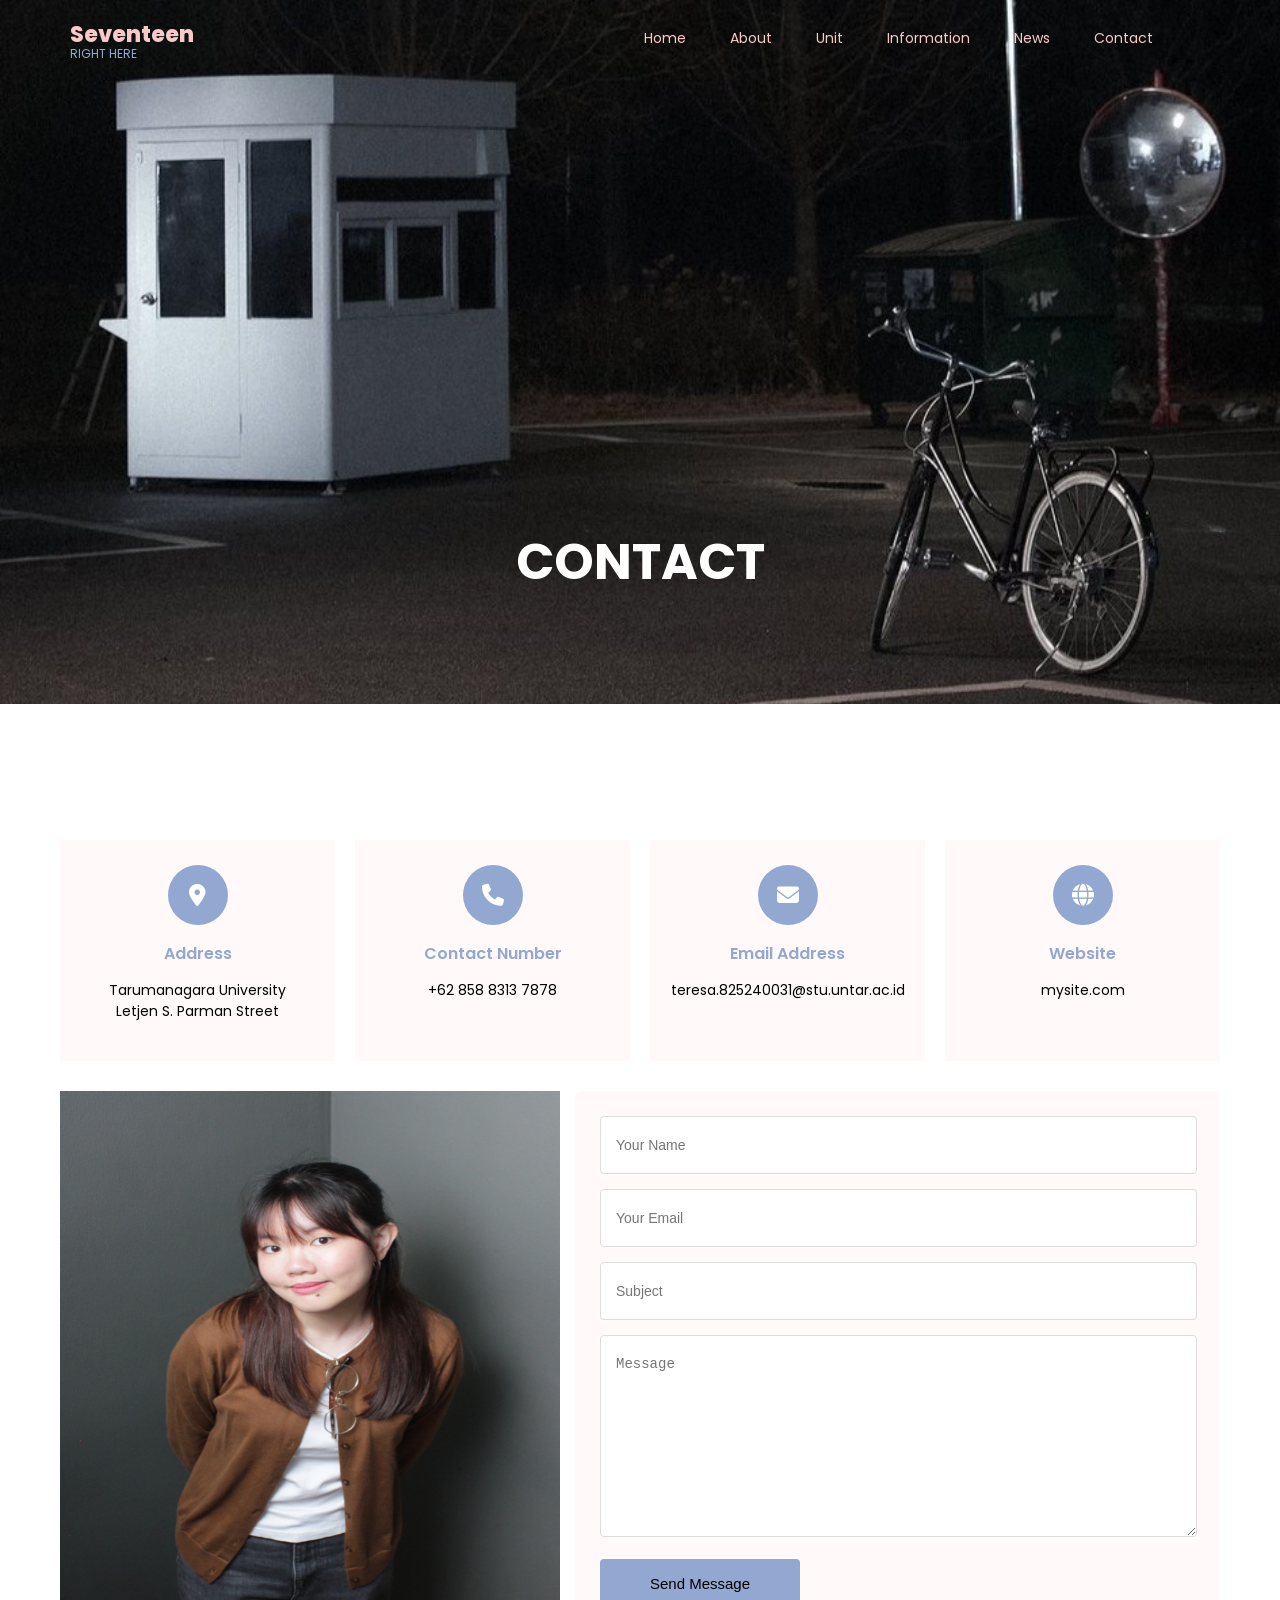
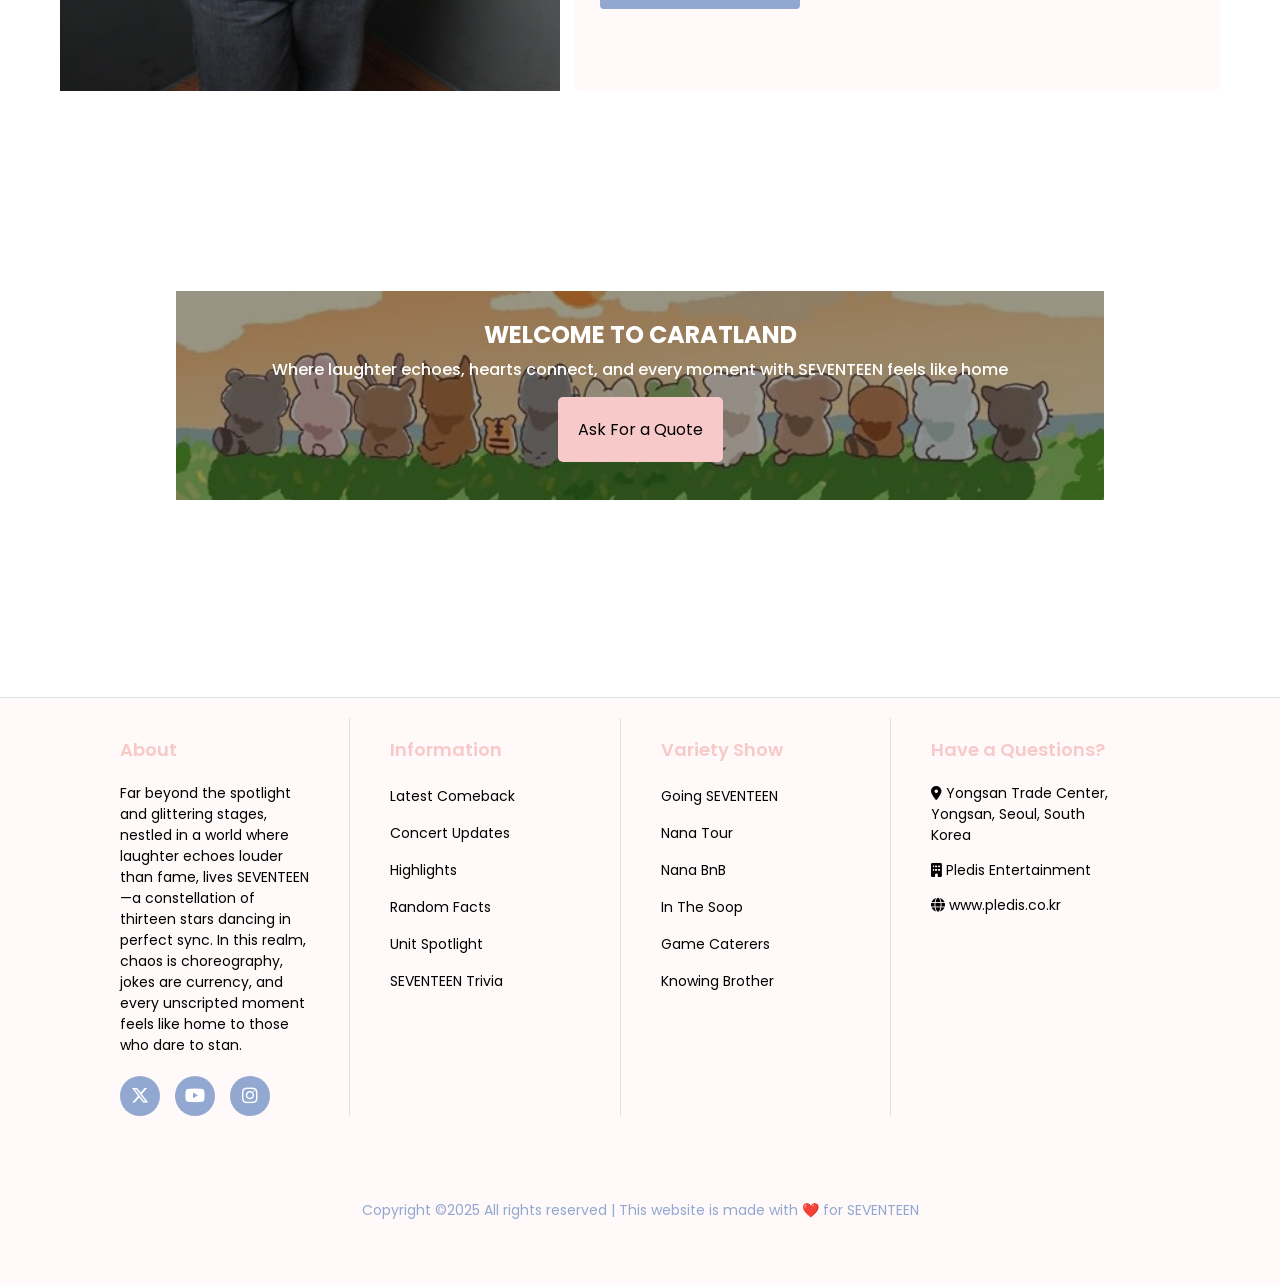
<file: CONTACT.html>
<!DOCTYPE html>
<html lang="en">

<head>
    <meta charset="UTF-8">
    <meta name="viewport" content="width=device-width, initial-scale=1.0">
    <title>CONTACT</title>
    <link rel="stylesheet" href="https://cdnjs.cloudflare.com/ajax/libs/font-awesome/6.5.0/css/all.min.css">
    <link href="CSS/CONTACT.css" rel="stylesheet" type="text/css">
    <link href="images/iconsvt.ico" rel="shortcut icon">
    <link href="https://fonts.googleapis.com/css?family=Poppins:300,400,500,600,700,800,900" rel="stylesheet">
    <!-- <script src="https://kit.fontawesome.com/83c6739b72.js" crossorigin="anonymous"></script> -->
</head>

<body>

    <div class="containersatu">

        <div class="background">
            <img src="images/bgcontact.jpg" alt="Background">
        </div> <!-- menutup div class background -->

        <header>
            <div class="logo">
                <h2>Seventeen</h2>
                <p>RIGHT HERE</p>
            </div> <!-- menutup div class logo -->

            <div class="menu">
                <a href="index.html">Home</a>
                <a href="ABOUT.html">About</a>
                <a href="UNIT.html">Unit</a>
                <a href="INFORMATION.html">Information</a>
                <a href="NEWS.html">News</a>
                <a href="CONTACT.html">Contact</a>
            </div> <!-- menutup div class menu -->
        </header>

        <div class="page">
            <h1>CONTACT</h1>
        </div> <!-- menutup div class page -->

    </div> <!-- menutup div class containersatu -->

    <div class="contactsection">

        <div class="contactinfo">
            <div class="infobox">
                <div class="icon"><i class="fa-solid fa-location-dot"></i></div>
                <h3>Address</h3>
                <p>Tarumanagara University<br>Letjen S. Parman Street</p>
            </div> <!-- menutup div class infobox-->

            <div class="infobox">
                <div class="icon"><i class="fa-solid fa-phone"></i></div>
                <h3>Contact Number</h3>
                <p>+62 858 8313 7878</p>
            </div> <!-- menutup div class infobox -->

            <div class="infobox">
                <div class="icon"><i class="fa-solid fa-envelope"></i></div>
                <h3>Email Address</h3>
                <p>teresa.825240031@stu.untar.ac.id</p>
            </div> <!-- menutup div class infobox -->

            <div class="infobox">
                <div class="icon"><i class="fa-solid fa-globe"></i></div>
                <h3>Website</h3>
                <p>mysite.com</p>
            </div> <!-- menutup div class infobox-->
        </div> <!-- menutup div class contactinfo -->

        <div class="contactimage">
            <img src="images/tere.jpeg" alt="Tere">
        </div> <!-- menutup div class contactimage -->

        <!-- <div class="form"> -->
            <form>
                <input type="text" placeholder="Your Name" required>
                <input type="email" placeholder="Your Email" required>
                <input type="text" placeholder="Subject" required>
                <textarea name="Message" rows="10" cols="50" placeholder="Message"></textarea>
                <button type="submit">Send Message</button>
            </form>
        <!-- </div> menutup div class form -->

        <div class="banner">
            <img src="images/bannersvt.jpg" alt="BANNER">
            <h2>WELCOME TO CARATLAND</h2>
            <h4>Where laughter echoes, hearts connect, and every moment with SEVENTEEN feels like home</h4>

            <div class="menubanner">
                <a href="#">Ask For a Quote</a>
            </div>
        </div> <!-- menutup div class banner -->

    </div> <!-- menutup div class contactsection -->
</body>

<footer>
    <div class="kotakfooter">
        <h3>About</h3>
        <p>Far beyond the spotlight and glittering stages, nestled in a world where laughter echoes louder than fame,
            lives SEVENTEEN—a constellation of thirteen stars dancing in perfect sync. In this realm, chaos is
            choreography, jokes are currency, and every unscripted moment feels like home to those who dare to stan.</p>
        <div class="sosmed">
            <a href="https://x.com/pledis_17"><i class="fa-brands fa-x-twitter" style="color: white;"></i></a>
            <a href="https://youtube.com/@pledis17?si=H_pxLkNi81NrGX4W"><i class="fa-brands fa-youtube"
                    style="color: white;"></i></a>
            <a
                href="https://www.instagram.com/saythename_17?utm_source=ig_web_button_share_sheet&igsh=ZDNlZDc0MzIxNw=="><i
                    class="fa-brands fa-instagram" style="color: white;"></i></a>
        </div> <!-- menutup div class sosmed -->
    </div> <!-- menutup div class kotakfooter -->

    <div class="kotakfooter">
        <h3>Information</h3>
        <ul>
            <li><a href="#">Latest Comeback</a></li>
            <li><a href="#">Concert Updates</a></li>
            <li><a href="#">Highlights</a></li>
            <li><a href="#">Random Facts</a></li>
            <li><a href="#">Unit Spotlight</a></li>
            <li><a href="#">SEVENTEEN Trivia</a></li>
        </ul>
    </div> <!-- menutup div class kotakfooter -->

    <div class="kotakfooter">
        <h3>Variety Show</h3>
        <ul>
            <li><a href="#">Going SEVENTEEN</a></li>
            <li><a href="#">Nana Tour</a></li>
            <li><a href="#">Nana BnB</a></li>
            <li><a href="#">In The Soop</a></li>
            <li><a href="#">Game Caterers</a></li>
            <li><a href="#">Knowing Brother</a></li>
        </ul>
    </div> <!-- menutup div class kotakfooter -->

    <div class="kotakfooterlast">
        <h3>Have a Questions?</h3>
        <p><i class="fa-solid fa-location-dot" style="color: black;"></i> Yongsan Trade Center, Yongsan, Seoul, South
            Korea</p>
        <p><i class="fa-solid fa-building" style="color: black;"></i> Pledis Entertainment</p>
        <p><i class="fa-solid fa-globe" style="color: black;"></i> www.pledis.co.kr</p>
    </div> <!-- menutup div class kotakfooter -->

    <div class="footerbawah">
        <p>Copyright ©2025 All rights reserved | This website is made with ❤️ for SEVENTEEN</p>
    </div> <!-- menutup div class footerbawah -->
</footer>

</html>
</file>
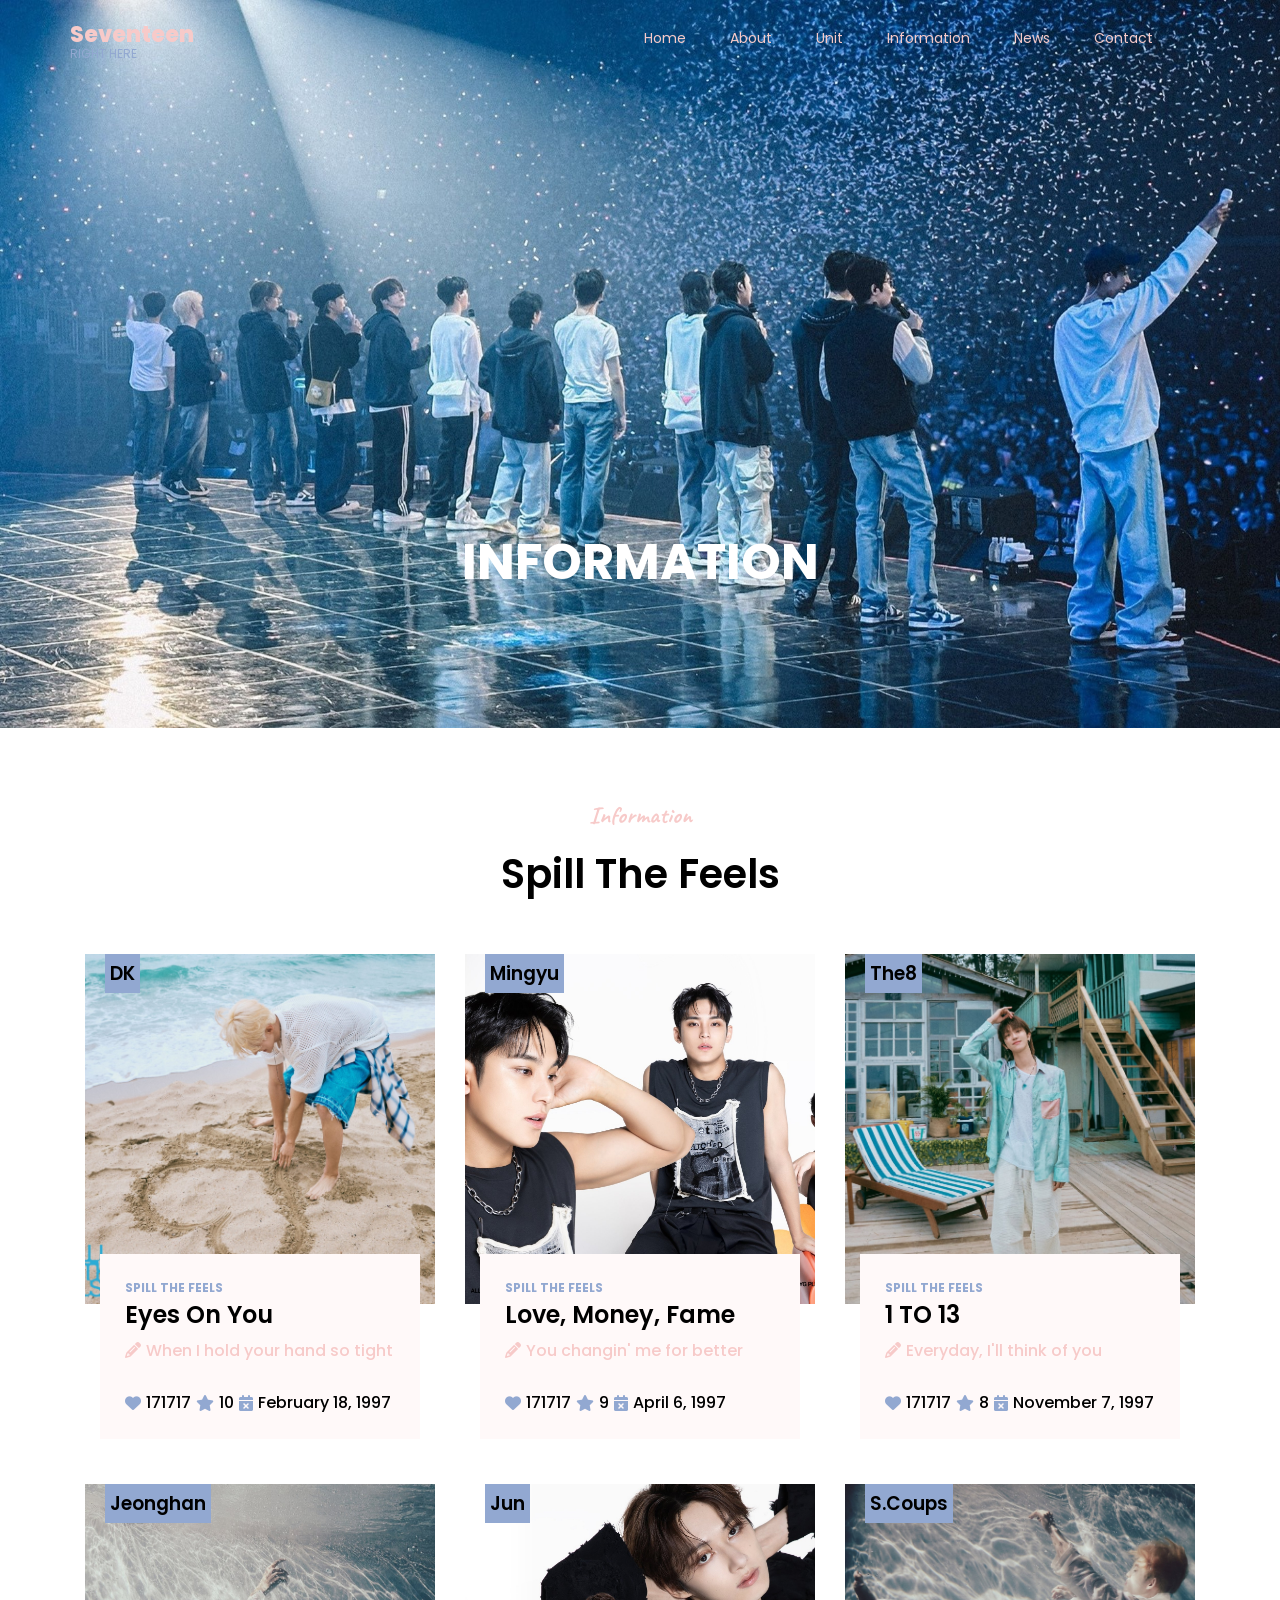
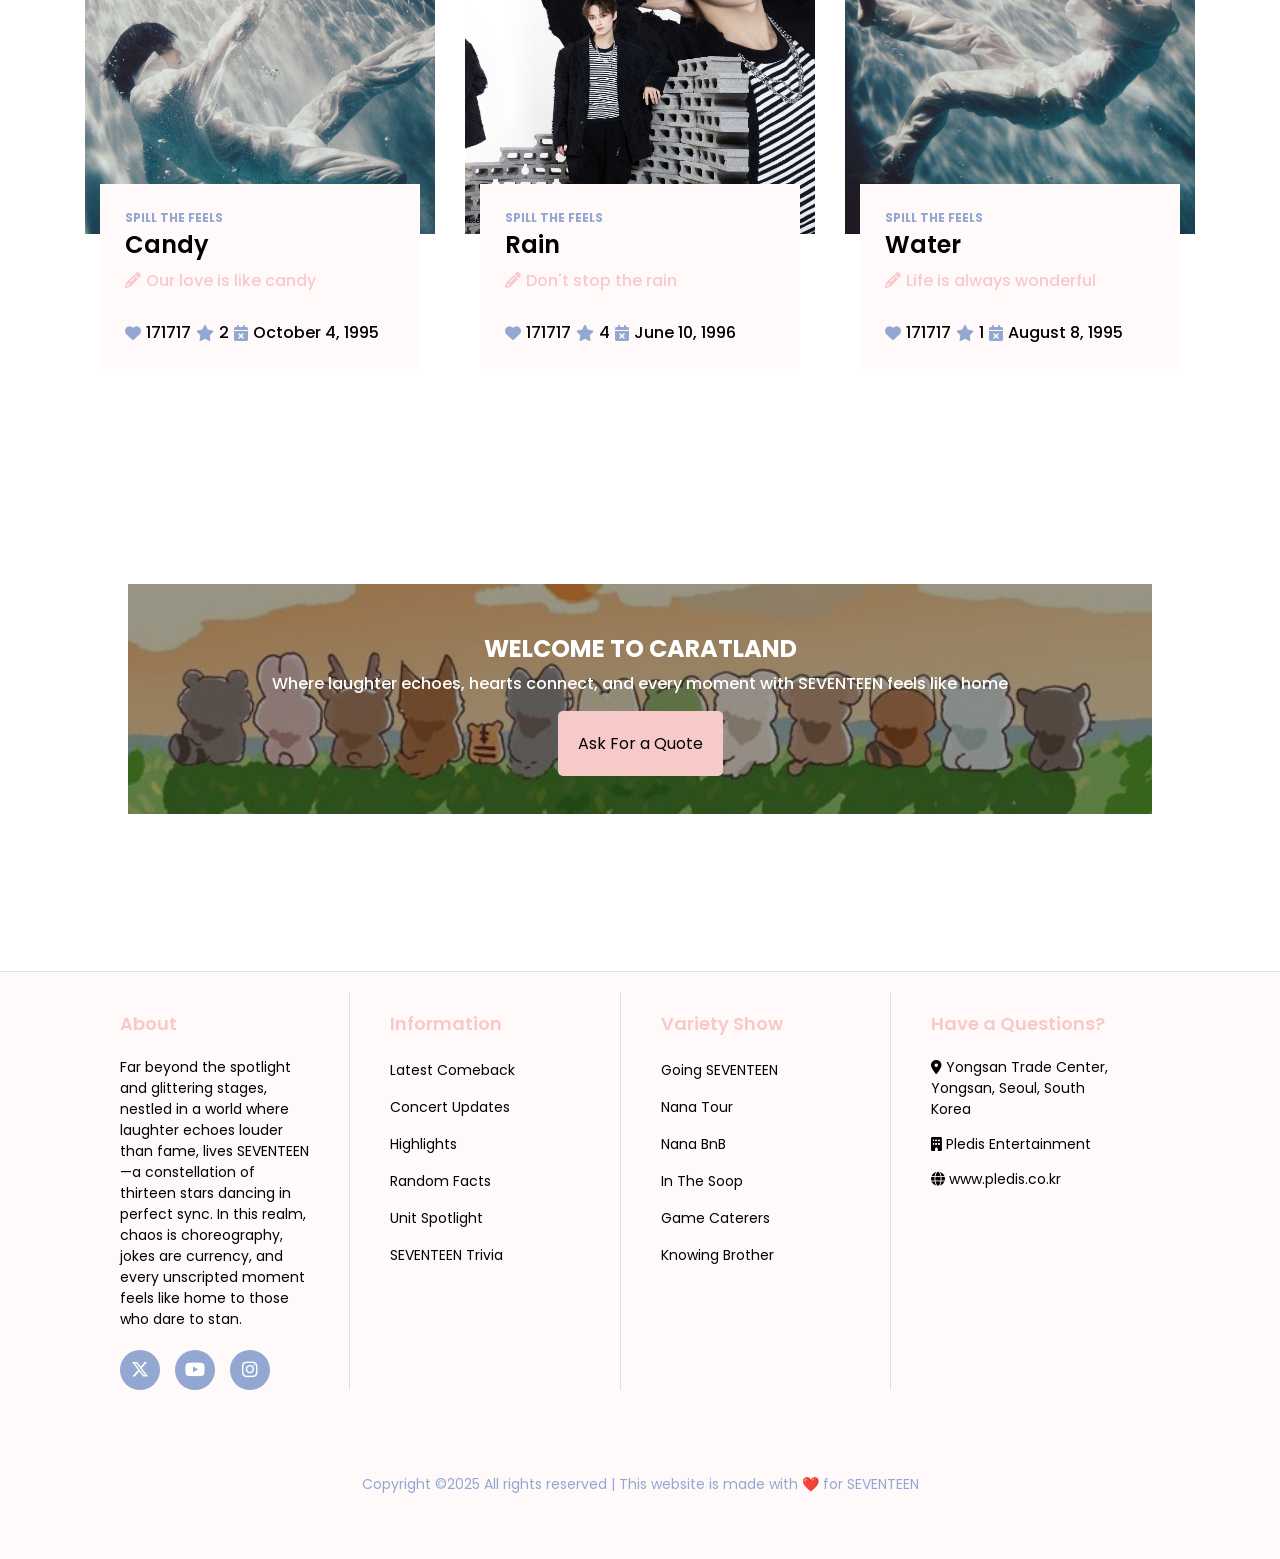
<file: INFORMATION.html>
<!DOCTYPE html>
<html lang="en">

<head>
    <meta charset="UTF-8">
    <meta name="viewport" content="width=device-width, initial-scale=1.0">
    <title>INFORMATION</title>
    <link rel="stylesheet" href="https://cdnjs.cloudflare.com/ajax/libs/font-awesome/6.5.0/css/all.min.css">
    <link href="CSS/PAGE.css" rel="stylesheet" type="text/css">
    <link href="images/iconsvt.ico" rel="shortcut icon">
    <link href="https://fonts.googleapis.com/css?family=Poppins:300,400,500,600,700,800,900|Caveat" rel="stylesheet">
    <!-- <script src="https://kit.fontawesome.com/83c6739b72.js" crossorigin="anonymous"></script> -->
</head>

<body>

    <div class="containersatu">

        <div class="background">
            <img src="images/bginformation.jpg" alt="Background">
        </div> <!-- menutup div class background -->

        <header>
            <div class="logo">
                <h2>Seventeen</h2>
                <p>RIGHT HERE</p>
            </div> <!-- menutup div class logo -->

            <div class="menu">
                <a href="index.html">Home</a>
                <a href="ABOUT.html">About</a>
                <a href="UNIT.html">Unit</a>
                <a href="INFORMATION.html">Information</a>
                <a href="NEWS.html">News</a>
                <a href="CONTACT.html">Contact</a>
            </div> <!-- menutup div class menu -->
        </header>

        <div class="page">
            <h1>INFORMATION</h1>
        </div> <!-- menutup div class page -->

    </div> <!-- menutup div class containersatu -->

    <div class="containerempat">
        <div class="titleempat">
            <h3>Information</h3>
            <h2>Spill The Feels</h2>
        </div> <!-- menutup div class title4 -->

        <div class="sebuahkotakempat">

            <!-- KOTAK PERTAMA -->
            <div class="kotakempat">
                <div class="atas">
                    <img src="images/dk_stf.jpg" alt="DokyeomSTF">
                    <h3>DK</h3>
                </div> <!-- menutup div class atas -->

                <div class="bawah">
                    <h3>SPILL THE FEELS</h3>
                    <h2>Eyes On You</h2>

                    <div class="sejajarsatu">
                        <i class="fa-solid fa-pencil"></i>
                        <h4>When I hold your hand so tight</h4>
                    </div> <!-- menutup div class sejajar 1-->

                    <div class="sejajardua">
                        <i class="fa-solid fa-heart"></i>
                        <h4>171717</h4>
                        <i class="fa-solid fa-star"></i>
                        <h4>10</h4>
                        <i class="fa-solid fa-calendar-xmark"></i>
                        <h4>February 18, 1997</h4>
                    </div> <!-- menutup div class sejajar2 -->
                </div> <!-- menutup div class bawah -->
            </div> <!-- menutup div class kotak4 -->

            <!-- KOTAK KEDUA -->
            <div class="kotakempat">
                <div class="atas">
                    <img src="images/mg_stf.jpg" alt="MingyuSTF">
                    <h3>Mingyu</h3>
                </div> <!-- menutup div class atas -->

                <div class="bawah">
                    <h3>SPILL THE FEELS</h3>
                    <h2>Love, Money, Fame</h2>

                    <div class="sejajarsatu">
                        <i class="fa-solid fa-pencil"></i>
                        <h4>You changin' me for better</h4>
                    </div> <!-- menutup div class sejajar 1-->

                    <div class="sejajardua">
                        <i class="fa-solid fa-heart"></i>
                        <h4>171717</h4>
                        <i class="fa-solid fa-star"></i>
                        <h4>9</h4>
                        <i class="fa-solid fa-calendar-xmark"></i>
                        <h4>April 6, 1997</h4>
                    </div> <!-- menutup div class sejajar2 -->
                </div> <!-- menutup div class bawah -->
            </div> <!-- menutup div class kotak4 -->

            <!-- KOTAK KETIGA -->
            <div class="kotakempat">
                <div class="atas">
                    <img src="images/mh_stf.jpg" alt="The8STF">
                    <h3>The8</h3>
                </div> <!-- menutup div class atas -->

                <div class="bawah">
                    <h3>SPILL THE FEELS</h3>
                    <h2>1 TO 13</h2>

                    <div class="sejajarsatu">
                        <i class="fa-solid fa-pencil"></i>
                        <h4>Everyday, I'll think of you</h4>
                    </div> <!-- menutup div class sejajar 1-->

                    <div class="sejajardua">
                        <i class="fa-solid fa-heart"></i>
                        <h4>171717</h4>
                        <i class="fa-solid fa-star"></i>
                        <h4>8</h4>
                        <i class="fa-solid fa-calendar-xmark"></i>
                        <h4>November 7, 1997</h4>
                    </div> <!-- menutup div class sejajar2 -->
                </div> <!-- menutup div class bawah -->
            </div> <!-- menutup div class kotak4 -->

            <!-- KOTAK KEEMPAT -->
            <div class="kotakempat">
                <div class="atas">
                    <img src="images/jh_stf.jpg" alt="JeonghanSTF">
                    <h3>Jeonghan</h3>
                </div> <!-- menutup div class atas -->

                <div class="bawah">
                    <h3>SPILL THE FEELS</h3>
                    <h2>Candy</h2>

                    <div class="sejajarsatu">
                        <i class="fa-solid fa-pencil"></i>
                        <h4>Our love is like candy</h4>
                    </div> <!-- menutup div class sejajar 1-->

                    <div class="sejajardua">
                        <i class="fa-solid fa-heart"></i>
                        <h4>171717</h4>
                        <i class="fa-solid fa-star"></i>
                        <h4>2</h4>
                        <i class="fa-solid fa-calendar-xmark"></i>
                        <h4>October 4, 1995</h4>
                    </div> <!-- menutup div class sejajar2 -->
                </div> <!-- menutup div class bawah -->
            </div> <!-- menutup div class kotak4 -->

            <!-- KOTAK KELIMA -->
            <div class="kotakempat">
                <div class="atas">
                    <img src="images/jun_stf.jpg" alt="JunSTF">
                    <h3>Jun</h3>
                </div> <!-- menutup div class atas -->

                <div class="bawah">
                    <h3>SPILL THE FEELS</h3>
                    <h2>Rain</h2>

                    <div class="sejajarsatu">
                        <i class="fa-solid fa-pencil"></i>
                        <h4>Don't stop the rain</h4>
                    </div> <!-- menutup div class sejajar 1-->

                    <div class="sejajardua">
                        <i class="fa-solid fa-heart"></i>
                        <h4>171717</h4>
                        <i class="fa-solid fa-star"></i>
                        <h4>4</h4>
                        <i class="fa-solid fa-calendar-xmark"></i>
                        <h4>June 10, 1996</h4>
                    </div> <!-- menutup div class sejajar2 -->
                </div> <!-- menutup div class bawah -->
            </div> <!-- menutup div class kotak4 -->

            <!-- KOTAK KEENAM -->
            <div class="kotakempat">
                <div class="atas">
                    <img src="images/sc_stf.jpg" alt="S.CoupsSTF">
                    <h3>S.Coups</h3>
                </div> <!-- menutup div class atas -->

                <div class="bawah">
                    <h3>SPILL THE FEELS</h3>
                    <h2>Water</h2>

                    <div class="sejajarsatu">
                        <i class="fa-solid fa-pencil"></i>
                        <h4>Life is always wonderful</h4>
                    </div> <!-- menutup div class sejajar 1-->

                    <div class="sejajardua">
                        <i class="fa-solid fa-heart"></i>
                        <h4>171717</h4>
                        <i class="fa-solid fa-star"></i>
                        <h4>1</h4>
                        <i class="fa-solid fa-calendar-xmark"></i>
                        <h4>August 8, 1995</h4>
                    </div> <!-- menutup div class sejajar2 -->
                </div> <!-- menutup div class bawah -->
            </div> <!-- menutup div class kotak4 -->

        </div> <!-- menutup div class sebuahkotak4 -->
    </div> <!-- menutup div class container4 -->

    <div class="banner">
        <img src="images/bannersvt.jpg" alt="BANNER">
        <h2>WELCOME TO CARATLAND</h2>
        <h4>Where laughter echoes, hearts connect, and every moment with SEVENTEEN feels like home</h4>

        <div class="menubanner">
            <a href="#">Ask For a Quote</a>
        </div>
    </div> <!-- menutup div class banner -->
</body>

<footer>
    <div class="kotakfooter">
        <h3>About</h3>
        <p>Far beyond the spotlight and glittering stages, nestled in a world where laughter echoes louder than fame,
            lives SEVENTEEN—a constellation of thirteen stars dancing in perfect sync. In this realm, chaos is
            choreography, jokes are currency, and every unscripted moment feels like home to those who dare to stan.</p>
        <div class="sosmed">
            <a href="https://x.com/pledis_17"><i class="fa-brands fa-x-twitter" style="color: white;"></i></a>
            <a href="https://youtube.com/@pledis17?si=H_pxLkNi81NrGX4W"><i class="fa-brands fa-youtube"
                    style="color: white;"></i></a>
            <a
                href="https://www.instagram.com/saythename_17?utm_source=ig_web_button_share_sheet&igsh=ZDNlZDc0MzIxNw=="><i
                    class="fa-brands fa-instagram" style="color: white;"></i></a>
        </div> <!-- menutup div class sosmed -->
    </div> <!-- menutup div class kotakfooter -->

    <div class="kotakfooter">
        <h3>Information</h3>
        <ul>
            <li><a href="#">Latest Comeback</a></li>
            <li><a href="#">Concert Updates</a></li>
            <li><a href="#">Highlights</a></li>
            <li><a href="#">Random Facts</a></li>
            <li><a href="#">Unit Spotlight</a></li>
            <li><a href="#">SEVENTEEN Trivia</a></li>
        </ul>
    </div> <!-- menutup div class kotakfooter -->

    <div class="kotakfooter">
        <h3>Variety Show</h3>
        <ul>
            <li><a href="#">Going SEVENTEEN</a></li>
            <li><a href="#">Nana Tour</a></li>
            <li><a href="#">Nana BnB</a></li>
            <li><a href="#">In The Soop</a></li>
            <li><a href="#">Game Caterers</a></li>
            <li><a href="#">Knowing Brother</a></li>
        </ul>
    </div> <!-- menutup div class kotakfooter -->

    <div class="kotakfooterlast">
        <h3>Have a Questions?</h3>
        <p><i class="fa-solid fa-location-dot" style="color: black;"></i> Yongsan Trade Center, Yongsan, Seoul, South
            Korea</p>
        <p><i class="fa-solid fa-building" style="color: black;"></i> Pledis Entertainment</p>
        <p><i class="fa-solid fa-globe" style="color: black;"></i> www.pledis.co.kr</p>
    </div> <!-- menutup div class kotakfooter -->

    <div class="footerbawah">
        <p>Copyright ©2025 All rights reserved | This website is made with ❤️ for SEVENTEEN</p>
    </div> <!-- menutup div class footerbawah -->
</footer>

</html>
</file>
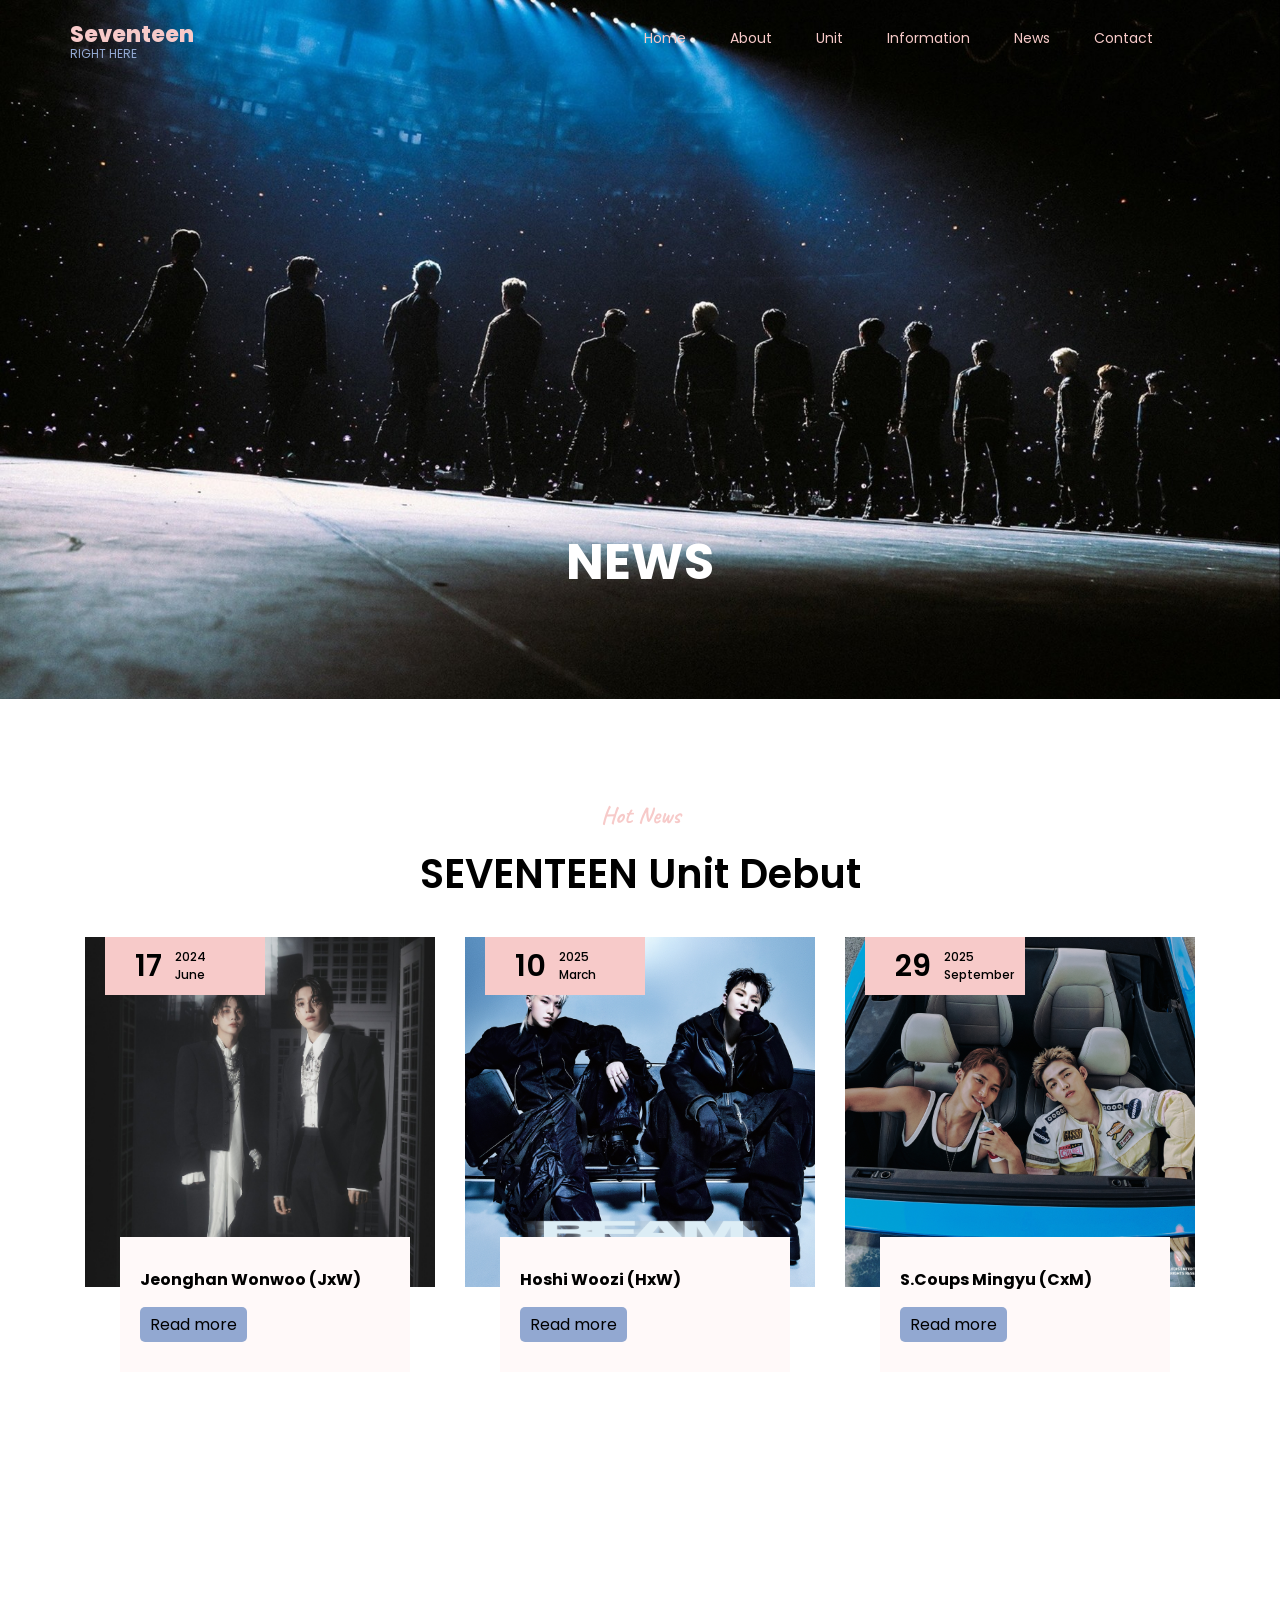
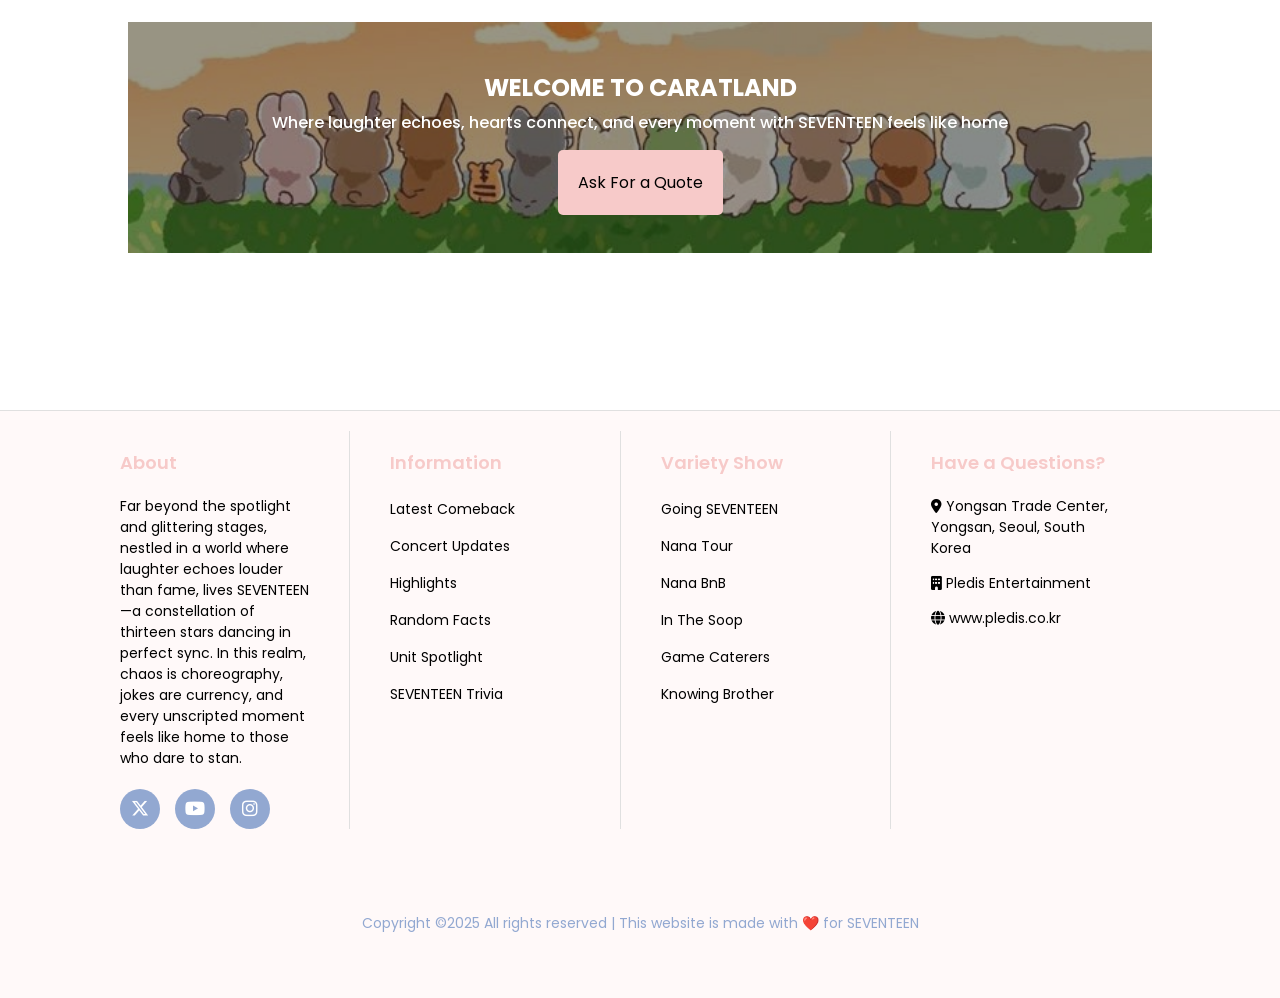
<file: NEWS.html>
<!DOCTYPE html>
<html lang="en">

<head>
    <meta charset="UTF-8">
    <meta name="viewport" content="width=device-width, initial-scale=1.0">
    <title>NEWS</title>
    <link rel="stylesheet" href="https://cdnjs.cloudflare.com/ajax/libs/font-awesome/6.5.0/css/all.min.css">
    <link href="CSS/PAGE.css" rel="stylesheet" type="text/css">
    <link href="images/iconsvt.ico" rel="shortcut icon">
    <link href="https://fonts.googleapis.com/css?family=Poppins:300,400,500,600,700,800,900|Caveat" rel="stylesheet">
    <!-- <script src="https://kit.fontawesome.com/83c6739b72.js" crossorigin="anonymous"></script> -->
</head>

<body>

    <div class="containersatu">

        <div class="background">
            <img src="images/bgnews.jpg" alt="Background">
        </div> <!-- menutup div class background -->

        <header>
            <div class="logo">
                <h2>Seventeen</h2>
                <p>RIGHT HERE</p>
            </div> <!-- menutup div class logo -->

            <div class="menu">
                <a href="index.html">Home</a>
                <a href="ABOUT.html">About</a>
                <a href="UNIT.html">Unit</a>
                <a href="INFORMATION.html">Information</a>
                <a href="NEWS.html">News</a>
                <a href="CONTACT.html">Contact</a>
            </div> <!-- menutup div class menu -->
        </header>

        <div class="page">
            <h1>NEWS</h1>
        </div> <!-- menutup div class page -->

    </div> <!-- menutup div class containersatu -->

    <div class="containertujuh">
        <div class="titletujuh">
            <h3>Hot News</h3>
            <h2>SEVENTEEN Unit Debut</h2>
        </div> <!-- menutup div class title7 -->

        <div class="sebuahkotaktujuh">

            <!-- KOTAK PERTAMA -->
            <div class="kotaktujuh">
                <div class="gambartujuh">
                    <img src="images/jxw.jpg" alt="JxW">
                    <div class="tanggal">
                        <span class="hari">17</span>
                        <span class="bulantahun">2024<br>June</span>
                        <!-- <span class="tahun">2024</span> -->
                    </div> <!-- menutup div class tanggal -->
                </div> <!-- menutup div class gambar7 -->

                <div class="keterangan">
                    <h4>Jeonghan Wonwoo (JxW)</h4>
                    <a href="https://youtu.be/EJF2PV3BQtQ?si=bLzrZ1G3R9Inwi3X">Read more</a>
                </div> <!-- menutup div class keterangan -->
            </div> <!-- menutup div class kotak7 -->

            <!-- KOTAK KEDUA -->
            <div class="kotaktujuh">
                <div class="gambartujuh">
                    <img src="images/hxw.jpg" alt="HxW">
                    <div class="tanggal">
                        <span class="hari">10</span>
                        <span class="bulantahun">2025<br>March</span>
                        <!-- <span class="tahun">2024</span> -->
                    </div> <!-- menutup div class tanggal -->
                </div> <!-- menutup div class gambar7 -->

                <div class="keterangan">
                    <h4>Hoshi Woozi (HxW)</h4>
                    <a href="https://youtu.be/rEBHjYQ8HoI?si=06rGn52ZYmpq0U-f">Read more</a>
                </div> <!-- menutup div class keterangan -->
            </div> <!-- menutup div class kotak7 -->

            <!-- KOTAK KETIGA -->
            <div class="kotaktujuh">
                <div class="gambartujuh">
                    <img src="images/cxm.jpg" alt="CxM">
                    <div class="tanggal">
                        <span class="hari">29</span>
                        <span class="bulantahun">2025<br>September</span>
                        <!-- <span class="tahun">2024</span> -->
                    </div> <!-- menutup div class tanggal -->
                </div> <!-- menutup div class gambar7 -->

                <div class="keterangan">
                    <h4>S.Coups Mingyu (CxM)</h4>
                    <a href="https://youtu.be/u89aNeJlyg0?si=4I277lxjZa5lTM0F">Read more</a>
                </div> <!-- menutup div class keterangan -->
            </div> <!-- menutup div class kotak7 -->

        </div> <!-- menutup div class sebuahkotak7 -->
    </div> <!-- menutup div class container7 -->

    <div class="banner">
        <img src="images/bannersvt.jpg" alt="BANNER">
        <h2>WELCOME TO CARATLAND</h2>
        <h4>Where laughter echoes, hearts connect, and every moment with SEVENTEEN feels like home</h4>

        <div class="menubanner">
            <a href="#">Ask For a Quote</a>
        </div>
    </div> <!-- menutup div class banner -->
</body>

<footer>
    <div class="kotakfooter">
        <h3>About</h3>
        <p>Far beyond the spotlight and glittering stages, nestled in a world where laughter echoes louder than fame,
            lives SEVENTEEN—a constellation of thirteen stars dancing in perfect sync. In this realm, chaos is
            choreography, jokes are currency, and every unscripted moment feels like home to those who dare to stan.</p>
        <div class="sosmed">
            <a href="https://x.com/pledis_17"><i class="fa-brands fa-x-twitter" style="color: white;"></i></a>
            <a href="https://youtube.com/@pledis17?si=H_pxLkNi81NrGX4W"><i class="fa-brands fa-youtube"
                    style="color: white;"></i></a>
            <a
                href="https://www.instagram.com/saythename_17?utm_source=ig_web_button_share_sheet&igsh=ZDNlZDc0MzIxNw=="><i
                    class="fa-brands fa-instagram" style="color: white;"></i></a>
        </div> <!-- menutup div class sosmed -->
    </div> <!-- menutup div class kotakfooter -->

    <div class="kotakfooter">
        <h3>Information</h3>
        <ul>
            <li><a href="#">Latest Comeback</a></li>
            <li><a href="#">Concert Updates</a></li>
            <li><a href="#">Highlights</a></li>
            <li><a href="#">Random Facts</a></li>
            <li><a href="#">Unit Spotlight</a></li>
            <li><a href="#">SEVENTEEN Trivia</a></li>
        </ul>
    </div> <!-- menutup div class kotakfooter -->

    <div class="kotakfooter">
        <h3>Variety Show</h3>
        <ul>
            <li><a href="#">Going SEVENTEEN</a></li>
            <li><a href="#">Nana Tour</a></li>
            <li><a href="#">Nana BnB</a></li>
            <li><a href="#">In The Soop</a></li>
            <li><a href="#">Game Caterers</a></li>
            <li><a href="#">Knowing Brother</a></li>
        </ul>
    </div> <!-- menutup div class kotakfooter -->

    <div class="kotakfooterlast">
        <h3>Have a Questions?</h3>
        <p><i class="fa-solid fa-location-dot" style="color: black;"></i> Yongsan Trade Center, Yongsan, Seoul, South
            Korea</p>
        <p><i class="fa-solid fa-building" style="color: black;"></i> Pledis Entertainment</p>
        <p><i class="fa-solid fa-globe" style="color: black;"></i> www.pledis.co.kr</p>
    </div> <!-- menutup div class kotakfooter -->

    <div class="footerbawah">
        <p>Copyright ©2025 All rights reserved | This website is made with ❤️ for SEVENTEEN</p>
    </div> <!-- menutup div class footerbawah -->
</footer>

</html>
</file>
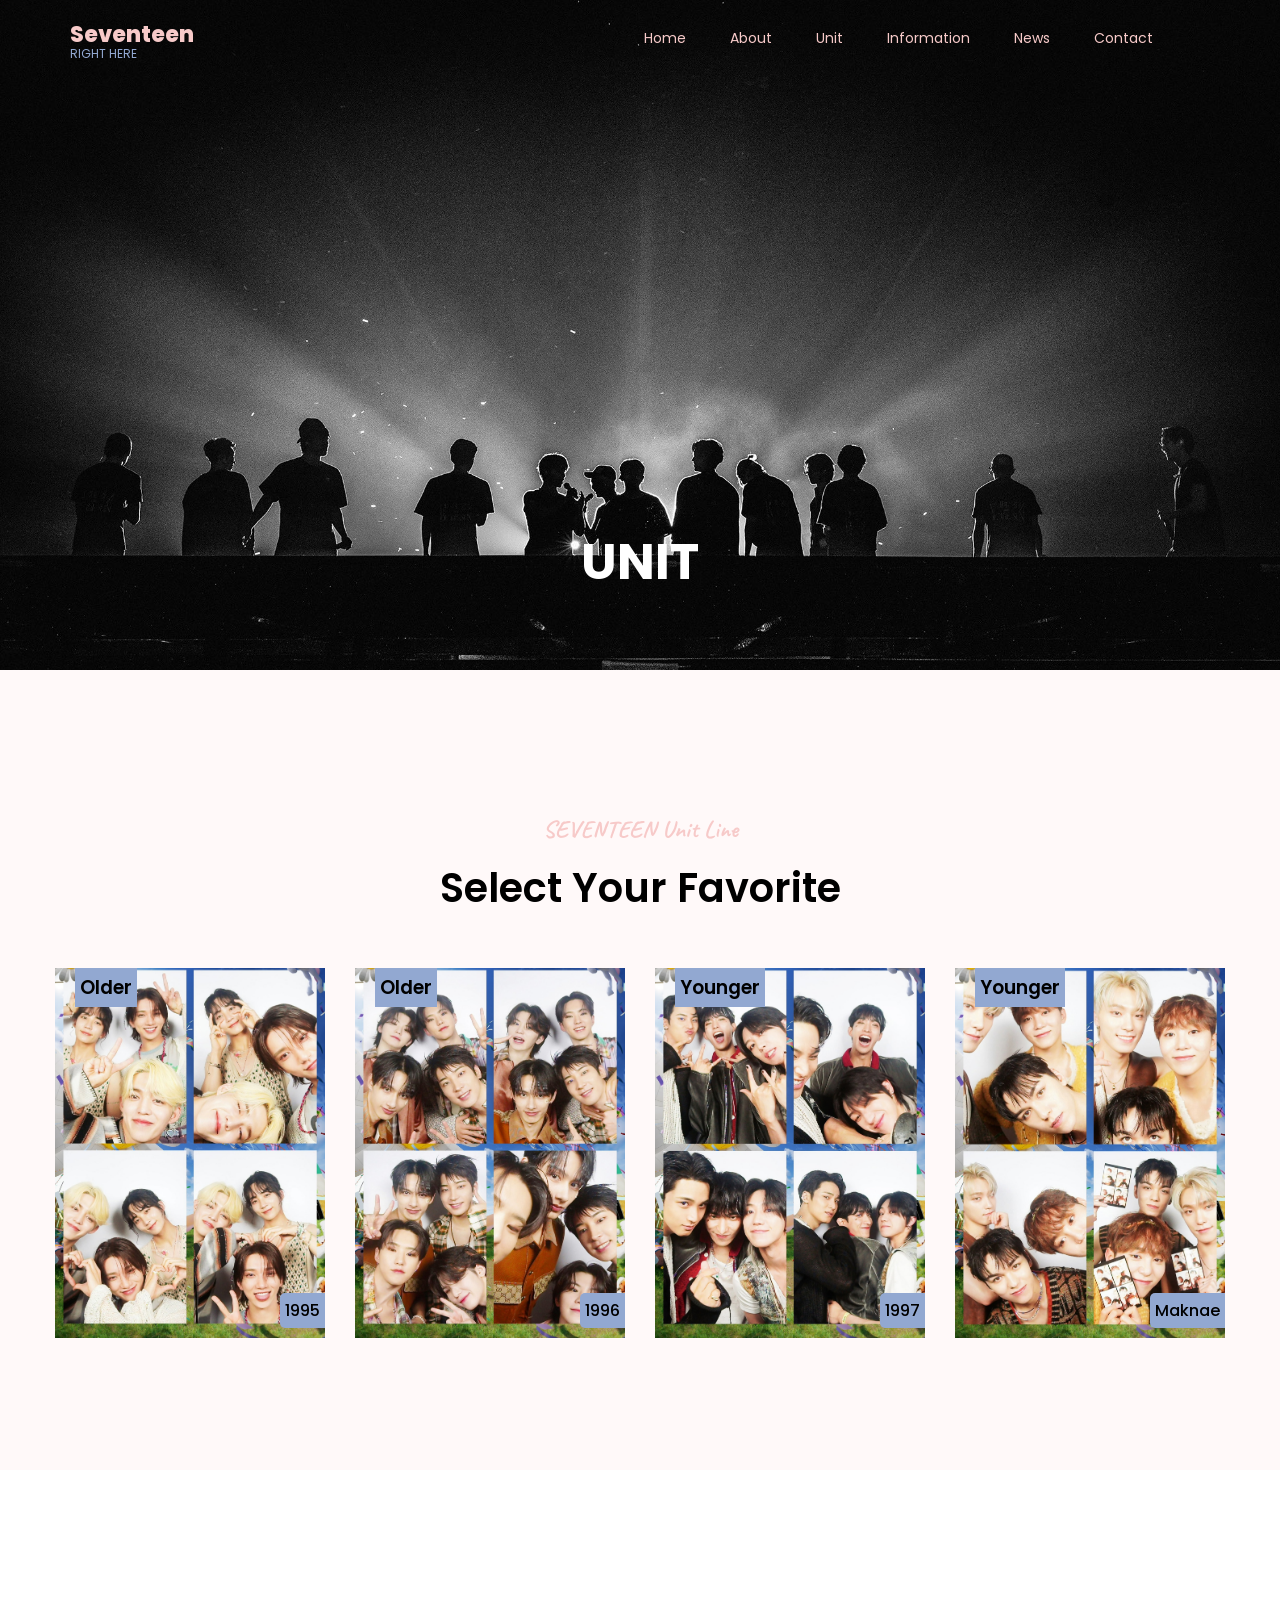
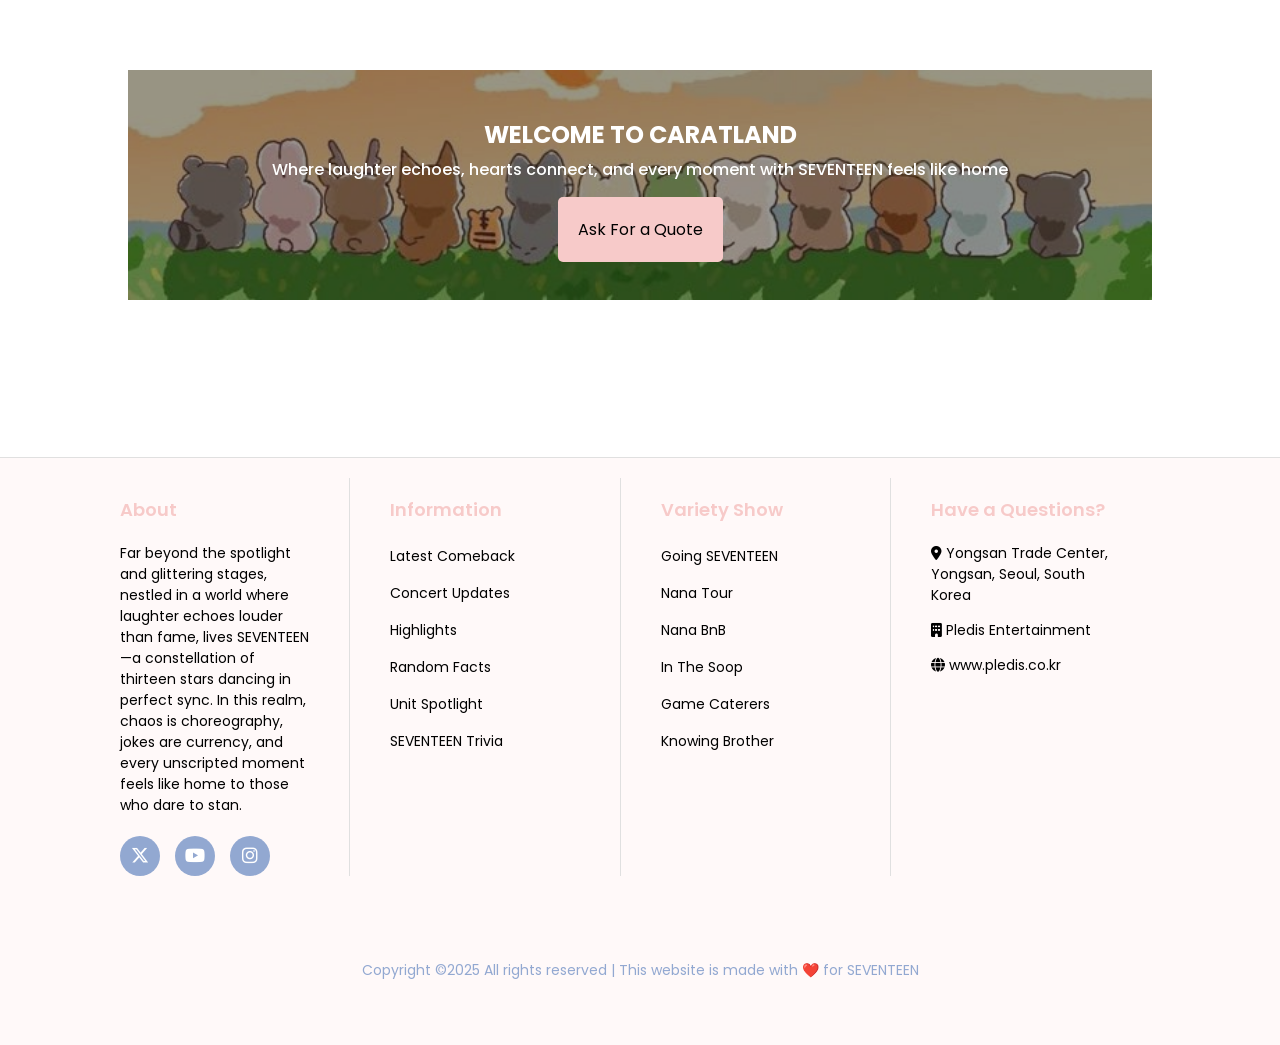
<file: UNIT.html>
<!DOCTYPE html>
<html lang="en">

<head>
    <meta charset="UTF-8">
    <meta name="viewport" content="width=device-width, initial-scale=1.0">
    <title>UNIT</title>
    <link rel="stylesheet" href="https://cdnjs.cloudflare.com/ajax/libs/font-awesome/6.5.0/css/all.min.css">
    <link href="CSS/PAGE.css" rel="stylesheet" type="text/css">
    <link href="images/iconsvt.ico" rel="shortcut icon">
    <link href="https://fonts.googleapis.com/css?family=Poppins:300,400,500,600,700,800,900|Caveat" rel="stylesheet">
    <!-- <script src="https://kit.fontawesome.com/83c6739b72.js" crossorigin="anonymous"></script> -->
</head>

<body>

    <div class="containersatu">

        <div class="background">
            <img src="images/bgunit.jpg" alt="Background">
        </div> <!-- menutup div class background -->

        <header>
            <div class="logo">
                <h2>Seventeen</h2>
                <p>RIGHT HERE</p>
            </div> <!-- menutup div class logo -->

            <div class="menu">
                <a href="index.html">Home</a>
                <a href="ABOUT.html">About</a>
                <a href="UNIT.html">Unit</a>
                <a href="INFORMATION.html">Information</a>
                <a href="NEWS.html">News</a>
                <a href="CONTACT.html">Contact</a>
            </div> <!-- menutup div class menu -->
        </header>

        <div class="page">
            <h1>UNIT</h1>
        </div> <!-- menutup div class page -->

    </div> <!-- menutup div class containersatu -->

    <div class="containertiga">
        <div class="titletiga">
            <h3>SEVENTEEN Unit Line</h3>
            <h2>Select Your Favorite</h2>
        </div> <!-- menutup div class title3 -->

        <div class="sebuahkotaktiga">
            <div class="kotaktiga">
                <img src="images/95.jpg" alt="95L">
                <h3>Older</h3>
                <h4>1995</h4>
            </div> <!-- menutup div class kotak3 -->

            <div class="kotaktiga">
                <img src="images/96.jpg" alt="96L">
                <h3>Older</h3>
                <h4>1996</h4>
            </div> <!-- menutup div class kotak3 -->

            <div class="kotaktiga">
                <img src="images/97.jpg" alt="97L">
                <h3>Younger</h3>
                <h4>1997</h4>
            </div> <!-- menutup div class kotak3 -->

            <div class="kotaktiga">
                <img src="images/maknae.jpg" alt="MaknaeLine">
                <h3>Younger</h3>
                <h4>Maknae</h4>
            </div> <!-- menutup div class kotakk3 -->
        </div> <!-- menutup div class sebuahkotak3 -->
    </div> <!-- menutup div class container3 -->

    <div class="banner">
        <img src="images/bannersvt.jpg" alt="BANNER">
        <h2>WELCOME TO CARATLAND</h2>
        <h4>Where laughter echoes, hearts connect, and every moment with SEVENTEEN feels like home</h4>

        <div class="menubanner">
            <a href="#">Ask For a Quote</a>
        </div>
    </div> <!-- menutup div class banner -->
</body>

<footer>
    <div class="kotakfooter">
        <h3>About</h3>
        <p>Far beyond the spotlight and glittering stages, nestled in a world where laughter echoes louder than fame,
            lives SEVENTEEN—a constellation of thirteen stars dancing in perfect sync. In this realm, chaos is
            choreography, jokes are currency, and every unscripted moment feels like home to those who dare to stan.</p>
        <div class="sosmed">
            <a href="https://x.com/pledis_17"><i class="fa-brands fa-x-twitter" style="color: white;"></i></a>
            <a href="https://youtube.com/@pledis17?si=H_pxLkNi81NrGX4W"><i class="fa-brands fa-youtube"
                    style="color: white;"></i></a>
            <a
                href="https://www.instagram.com/saythename_17?utm_source=ig_web_button_share_sheet&igsh=ZDNlZDc0MzIxNw=="><i
                    class="fa-brands fa-instagram" style="color: white;"></i></a>
        </div> <!-- menutup div class sosmed -->
    </div> <!-- menutup div class kotakfooter -->

    <div class="kotakfooter">
        <h3>Information</h3>
        <ul>
            <li><a href="#">Latest Comeback</a></li>
            <li><a href="#">Concert Updates</a></li>
            <li><a href="#">Highlights</a></li>
            <li><a href="#">Random Facts</a></li>
            <li><a href="#">Unit Spotlight</a></li>
            <li><a href="#">SEVENTEEN Trivia</a></li>
        </ul>
    </div> <!-- menutup div class kotakfooter -->

    <div class="kotakfooter">
        <h3>Variety Show</h3>
        <ul>
            <li><a href="#">Going SEVENTEEN</a></li>
            <li><a href="#">Nana Tour</a></li>
            <li><a href="#">Nana BnB</a></li>
            <li><a href="#">In The Soop</a></li>
            <li><a href="#">Game Caterers</a></li>
            <li><a href="#">Knowing Brother</a></li>
        </ul>
    </div> <!-- menutup div class kotakfooter -->

    <div class="kotakfooterlast">
        <h3>Have a Questions?</h3>
        <p><i class="fa-solid fa-location-dot" style="color: black;"></i> Yongsan Trade Center, Yongsan, Seoul, South
            Korea</p>
        <p><i class="fa-solid fa-building" style="color: black;"></i> Pledis Entertainment</p>
        <p><i class="fa-solid fa-globe" style="color: black;"></i> www.pledis.co.kr</p>
    </div> <!-- menutup div class kotakfooter -->

    <div class="footerbawah">
        <p>Copyright ©2025 All rights reserved | This website is made with ❤️ for SEVENTEEN</p>
    </div> <!-- menutup div class footerbawah -->
</footer>

</html>
</file>
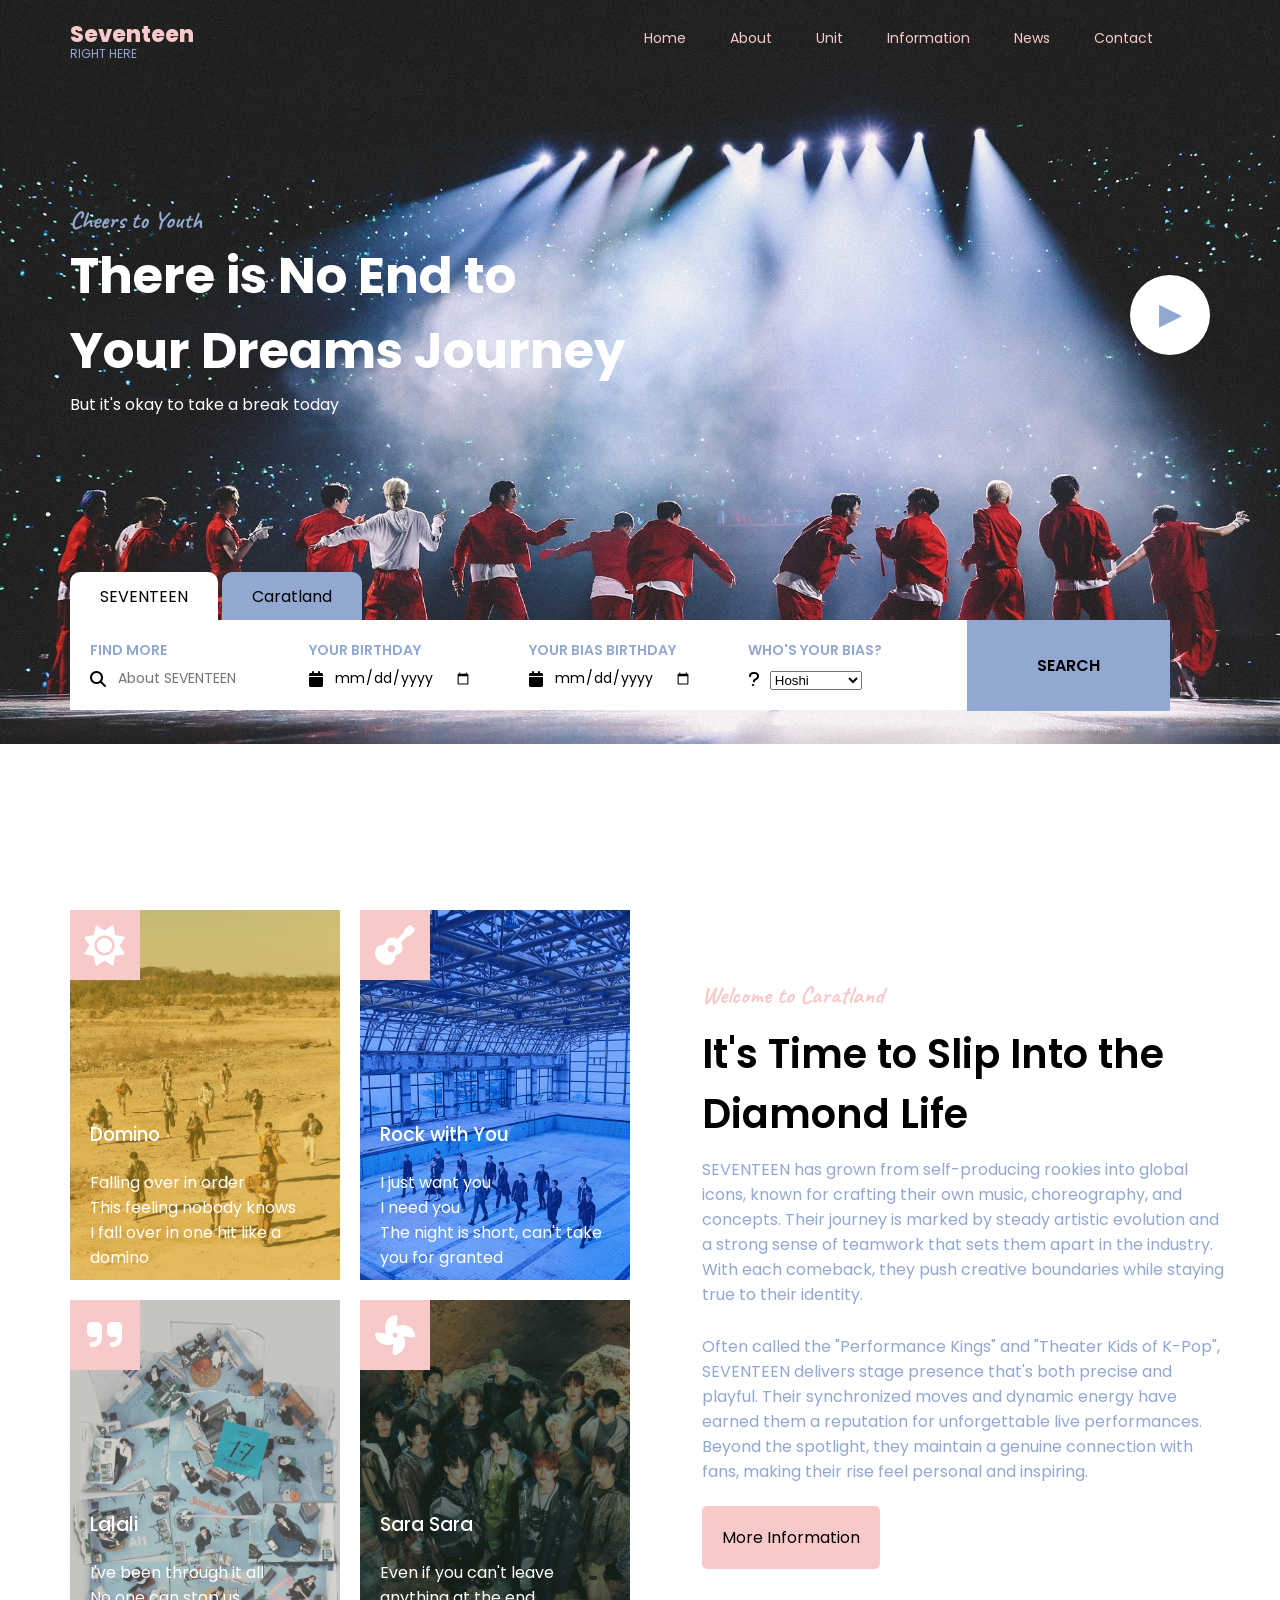
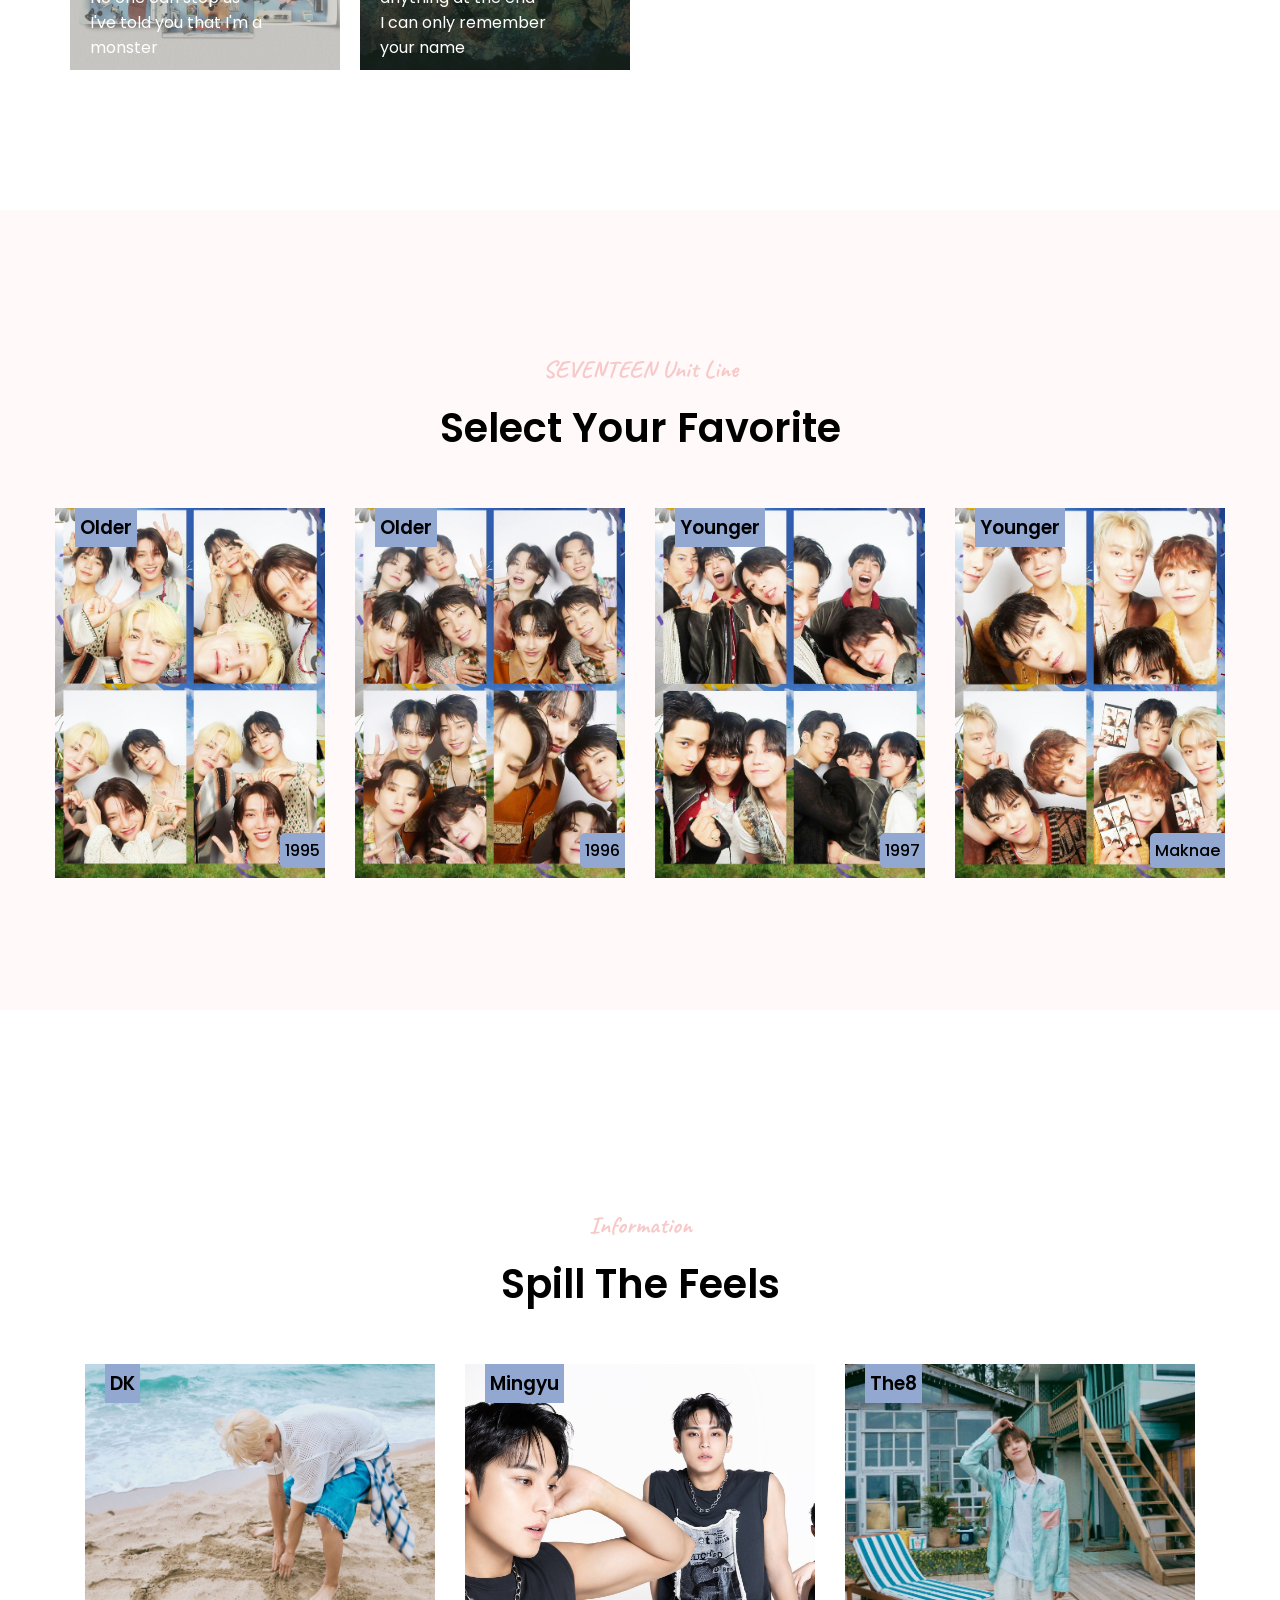
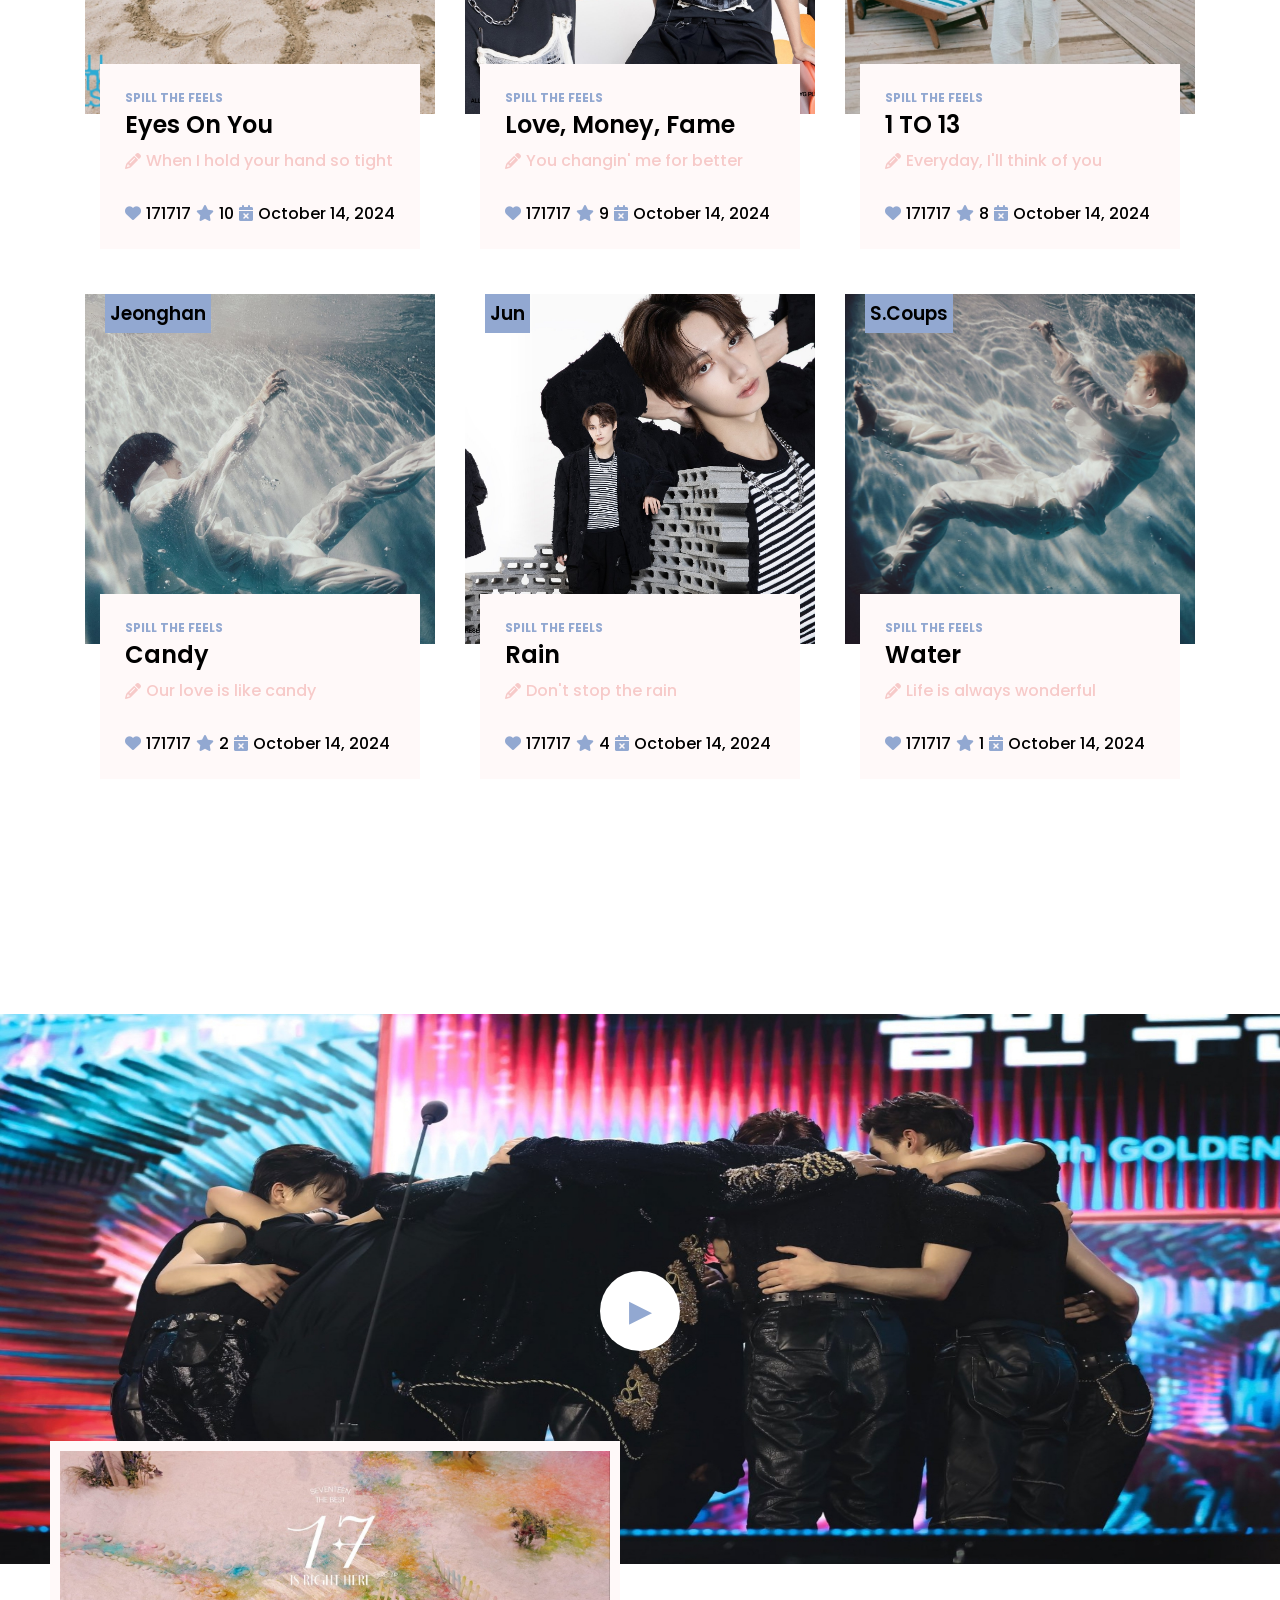
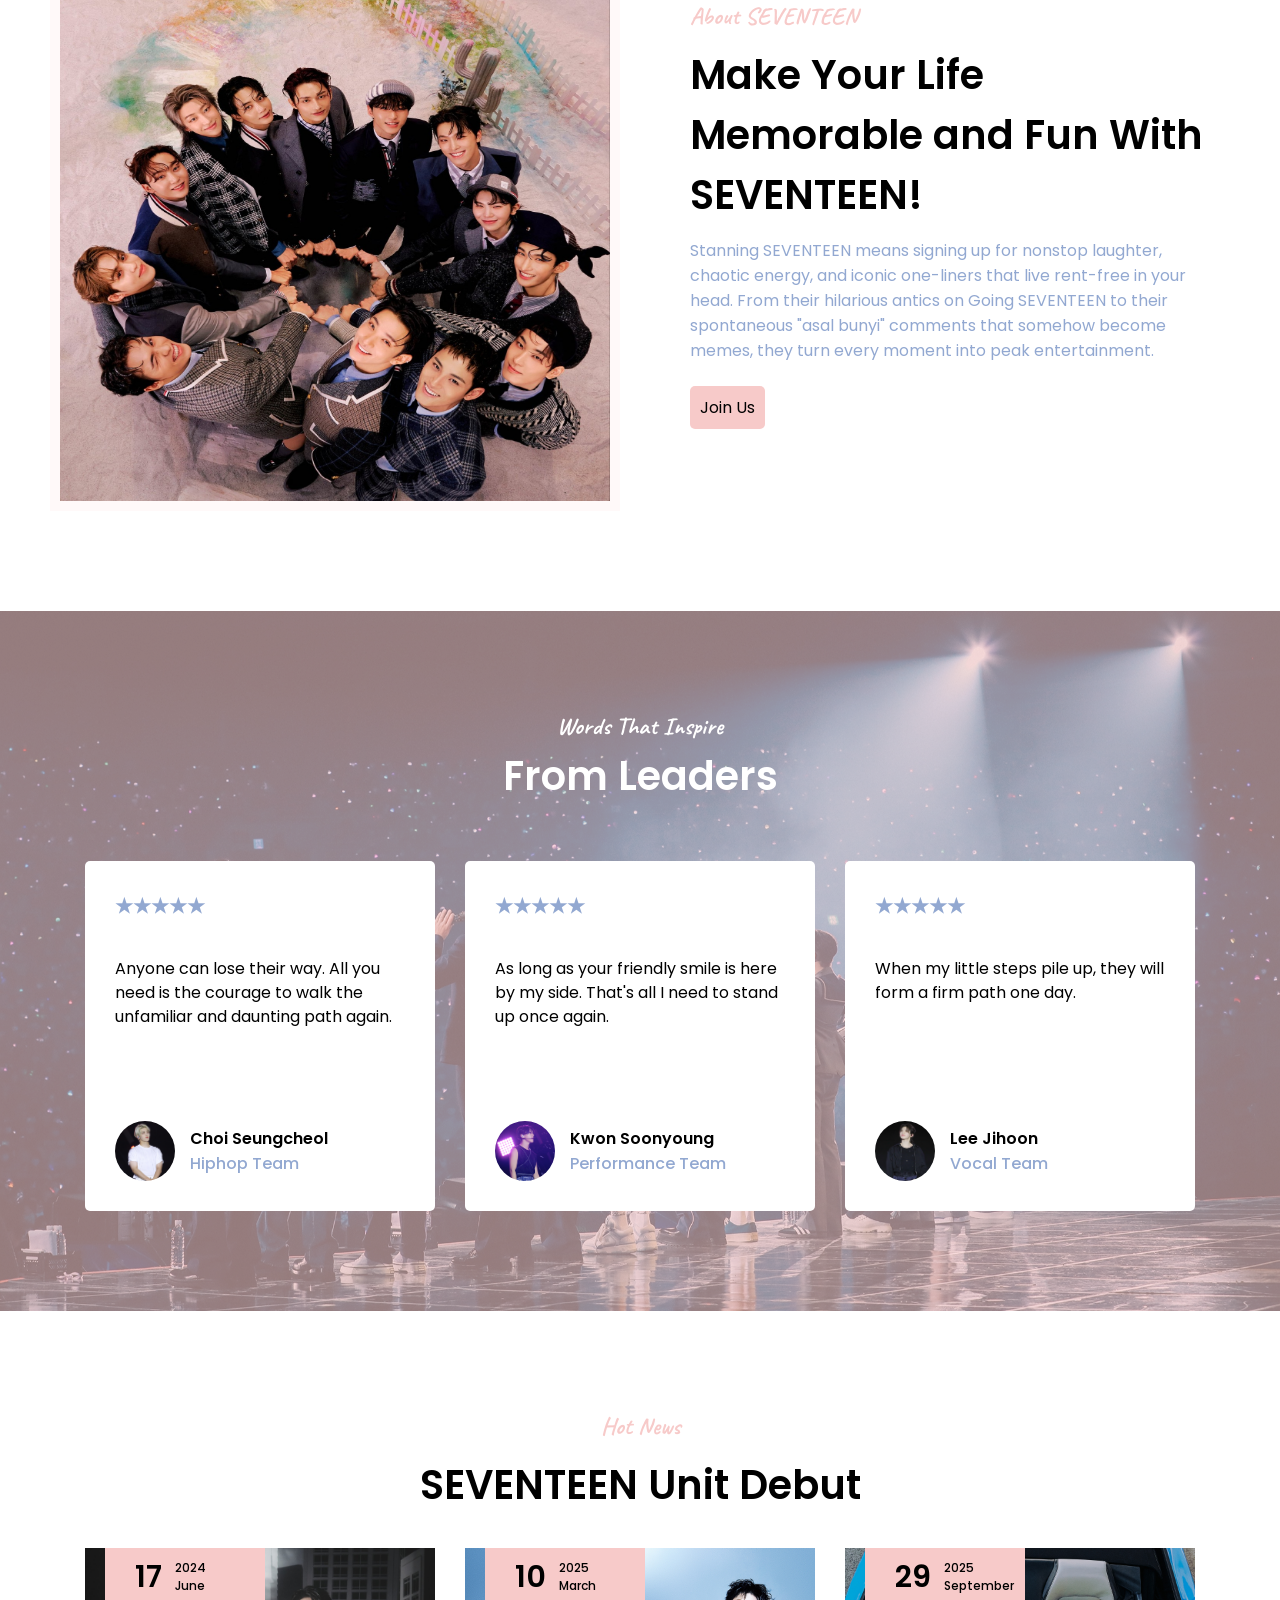
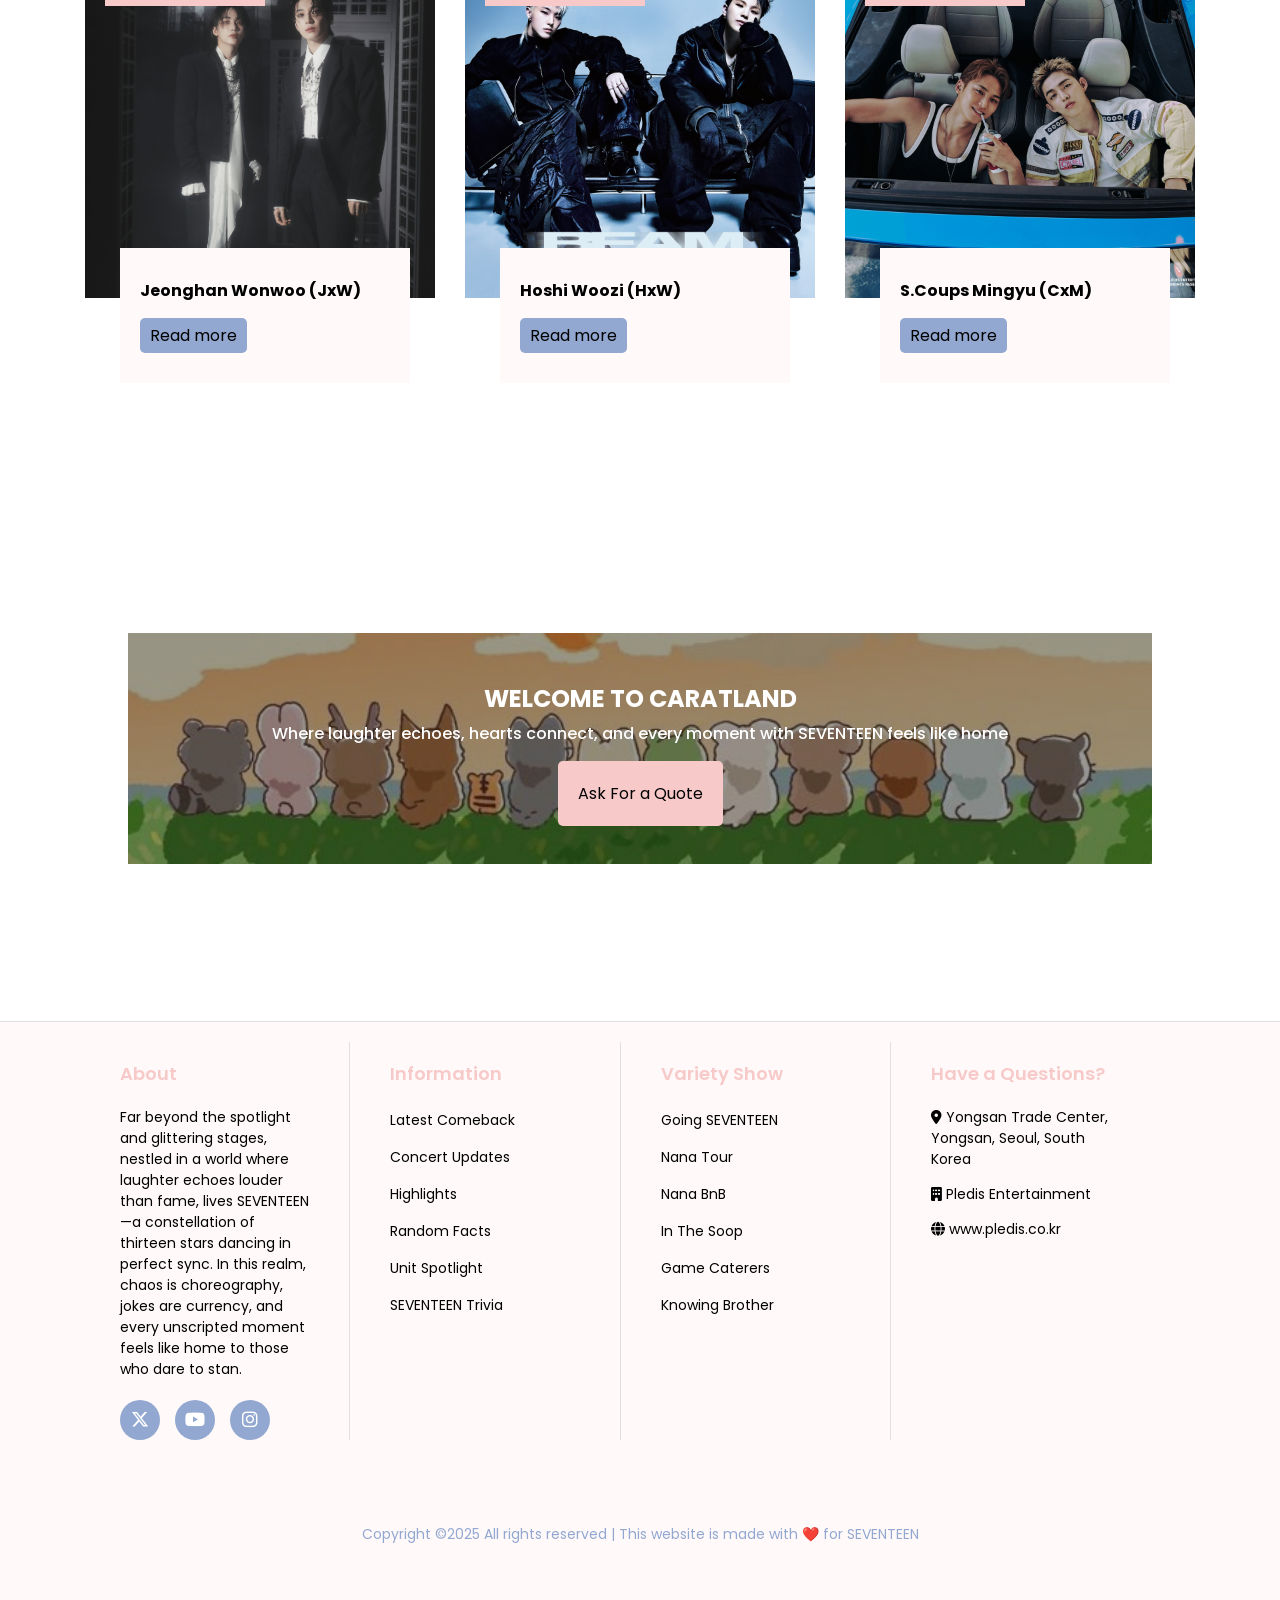
<file: WebsiteUTS.html>
<!DOCTYPE html>
<html lang="en">

<head>
    <meta charset="UTF-8">
    <meta name="viewport" content="width=device-width, initial-scale=1.0">
    <title>SEVENTEEN</title>
    <link rel="stylesheet" href="https://cdnjs.cloudflare.com/ajax/libs/font-awesome/6.5.0/css/all.min.css">
    <link href="CSS/UTS.css" rel="stylesheet" type="text/css">
    <link href="images/iconsvt.ico" rel="shortcut icon">
    <link href="https://fonts.googleapis.com/css?family=Poppins:300,400,500,600,700,800,900|Caveat" rel="stylesheet">
    <!-- <script src="https://kit.fontawesome.com/83c6739b72.js" crossorigin="anonymous"></script> -->
</head>

<body>
    <div class="container">

        <div class="containersatu">
            <div class="background">
                <img src="images/bgsvt.jpg" alt="Background">
            </div> <!-- menutup div class background -->

            <header>
                <div class="logo">
                    <h2>Seventeen</h2>
                    <p>RIGHT HERE</p>
                </div> <!-- menutup div class logo -->

                <div class="menu">
                    <a href="WebsiteUTS.html">Home</a>
                    <a href="ABOUT.html">About</a>
                    <a href="UNIT.html">Unit</a>
                    <a href="INFORMATION.html">Information</a>
                    <a href="NEWS.html">News</a>
                    <a href="CONTACT.html">Contact</a>
                </div> <!-- menutup div class menu -->
            </header>

            <div class="welcome">
                <h3>Cheers to Youth</h3>
                <h1>There is No End to <br>Your Dreams Journey</h1>
                <h4>But it's okay to take a break today</h4>
            </div> <!-- menutup div class welcome -->

            <div class="icon">
                <a href="https://youtu.be/gRnuFC4Ualw?si=2eNxMkEHz7NX0hdi" target="_blank" class="icon">▶</a>
            </div> <!-- menutup div class icon -->

            <div style="clear: both;"></div>

            <div class="sebuahkotak">
                <div class="menupilihan">
                    <a href="#" class="active">SEVENTEEN</a>
                    <a href="WebsiteUTS_active.html">Caratland</a>
                </div> <!-- menutup div class menu -->

                <div class="menukotak">
                    <div class="kotak">
                        <label for="destination">FIND MORE</label>
                        <div class="input">
                            <i class="fa-solid fa-magnifying-glass" style="color: black;"></i>
                            <input type="text" id="wtks" placeholder="About SEVENTEEN">
                        </div> <!-- menutup div class input -->
                    </div> <!-- menutup div class kotak -->

                    <div class="kotak">
                        <label for="yourbday">YOUR BIRTHDAY</label>
                        <div class="input">
                            <i class="fa-solid fa-calendar" style="color: black;"></i>
                            <input type="date" id="yourbday">
                        </div> <!-- menutup div class input -->
                    </div> <!-- menutup div class kotak -->

                    <div class="kotak">
                        <label for="biasbday">YOUR BIAS BIRTHDAY</label>
                        <div class="input">
                            <i class="fa-solid fa-calendar" style="color: black;"></i>
                            <input type="date" id="biasbday">
                        </div> <!-- menutup div class input -->
                    </div> <!-- menutup div class kotak -->

                    <div class="kotak">
                        <label for="yourbias">WHO'S YOUR BIAS?</label>
                        <div class="input">
                            <i class="fa-solid fa-question" style="color: black;"></i>
                            <select name="BIAS">
                                <option value="csc">S.Coups</option>
                                <option value="yjh">Jeonghan</option>
                                <option value="hjs">Joshua</option>
                                <option value="wjh">Jun</option>
                                <option value="ksy" selected>Hoshi</option>
                                <option value="jww">Wonwoo</option>
                                <option value="ljh">Woozi</option>
                                <option value="xmh">The8</option>
                                <option value="kmg">Mingyu</option>
                                <option value="lsm">DK</option>
                                <option value="bsk">Seungkwan</option>
                                <option value="chs">Vernon</option>
                                <option value="lc">Dino</option>
                            </select>
                        </div> <!-- menutup div class input -->
                    </div> <!-- menutup div class kotak -->

                    <div class="kotaksearch">
                        <a href="#">SEARCH</a>
                    </div> <!-- menutup div class kotaksearch -->
                </div> <!-- menutup div class menukotak -->
            </div> <!-- menutup div class sebuahkotak -->
        </div> <!-- menutup div class container 1 -->

        <div style="clear: both;"></div>

        <div class="containerdua">
            <div class="kiridua">
                <div class="kumpulangambar">
                    <div class="gambarsatu">
                        <img src="images/facethesun.jpg" alt="Face The Sun">
                        <div class="icon">
                            <i class="fa-solid fa-sun" style="color: white;"></i>
                        </div> <!-- menutup div class icon -->

                        <div class="text">
                            <h3>Domino</h3>
                            <h4>Falling over in order<br>This feeling nobody knows<br>I fall over in one hit like a
                                domino</h4>
                        </div> <!-- menutup div class text -->
                    </div> <!-- menutup div class gambar1 -->

                    <div class="gambardua">
                        <img src="images/attacca.jpg" alt="Attacca">
                        <div class="icon">
                            <i class="fa-solid fa-guitar" style="color: white;"></i>
                        </div> <!-- menutup div class icon -->

                        <div class="text">
                            <h3>Rock with You</h3>
                            <h4>I just want you<br>I need you<br>The night is short, can't take you for granted</h4>
                        </div> <!-- menutup div class text -->
                    </div> <!-- menutup div class gambar2 -->

                    <div class="gambartiga">
                        <img src="images/17isrighthere.jpg" alt="17 Is Right Here">

                        <div class="icon">
                            <i class="fa-solid fa-quote-right" style="color: white;"></i>
                        </div> <!-- menutup div class icon -->

                        <div class="text">
                            <h3>Lalali</h3>
                            <h4>I've been through it all<br>No one can stop us<br>I've told you that I'm a monster</h4>
                        </div> <!-- menutup div class text -->
                    </div> <!-- menutup div class gambar3 -->

                    <div class="gambarempat">
                        <img src="images/alwaysyours.jpg" alt="Always Yours">

                        <div class="icon">
                            <i class="fa-solid fa-fan" style="color: white;"></i>
                        </div> <!-- menutup div class icon -->

                        <div class="text">
                            <h3>Sara Sara</h3>
                            <h4>Even if you can't leave<br>anything at the end<br>I can only remember<br>your name</h4>
                        </div> <!-- menutup div class text -->
                    </div> <!-- menutup div class gambar4 -->
                </div> <!-- menutup div class kumpulangambar -->
            </div> <!-- menutup div class kiri2 -->

            <div class="kanandua">
                <div class="kumpulantext">
                    <h3>Welcome to Caratland</h3>
                    <h2>It's Time to Slip Into the Diamond Life</h2>
                    <h4>SEVENTEEN has grown from self-producing rookies into global icons, known for crafting their own
                        music, choreography, and concepts. Their journey is marked by steady artistic evolution and a
                        strong sense of teamwork that sets them apart in the industry. With each comeback, they push
                        creative boundaries while staying true to their identity.</h4>
                    <br>
                    <h4>Often called the "Performance Kings" and "Theater Kids of K-Pop", SEVENTEEN delivers stage
                        presence that's both precise and playful. Their synchronized moves and dynamic energy have
                        earned them a reputation for unforgettable live performances. Beyond the spotlight, they
                        maintain a genuine connection with fans, making their rise feel personal and inspiring.</h4>

                    <div class="menudua">
                        <a href="#">More Information</a>
                    </div> <!-- menutup div class menu2 -->
                </div> <!-- menutup div class kumpulantext -->
            </div> <!-- menutup div class kanan2 -->
        </div> <!-- menutup div class container2 -->

        <div style="clear: both;"></div>

        <div class="containertiga">
            <div class="titletiga">
                <h3>SEVENTEEN Unit Line</h3>
                <h2>Select Your Favorite</h2>
            </div> <!-- menutup div class title3 -->

            <div class="sebuahkotaktiga">
                <div class="kotaktiga">
                    <img src="images/95.jpg" alt="95L">
                    <h3>Older</h3>
                    <h4>1995</h4>
                </div> <!-- menutup div class kotak3 -->

                <div class="kotaktiga">
                    <img src="images/96.jpg" alt="96L">
                    <h3>Older</h3>
                    <h4>1996</h4>
                </div> <!-- menutup div class kotak3 -->

                <div class="kotaktiga">
                    <img src="images/97.jpg" alt="97L">
                    <h3>Younger</h3>
                    <h4>1997</h4>
                </div> <!-- menutup div class kotak3 -->

                <div class="kotaktiga">
                    <img src="images/maknae.jpg" alt="MaknaeLine">
                    <h3>Younger</h3>
                    <h4>Maknae</h4>
                </div> <!-- menutup div class kotakk3 -->
            </div> <!-- menutup div class sebuahkotak3 -->
        </div> <!-- menutup div class container3 -->

        <div style="clear: both;"></div>

        <div class="containerempat">
            <div class="titleempat">
                <h3>Information</h3>
                <h2>Spill The Feels</h2>
            </div> <!-- menutup div class title4 -->

            <div class="sebuahkotakempat">

                <!-- KOTAK PERTAMA -->
                <div class="kotakempat">
                    <div class="atas">
                        <img src="images/dk_stf.jpg" alt="DokyeomSTF">
                        <h3>DK</h3>
                    </div> <!-- menutup div class atas -->

                    <div class="bawah">
                        <h3>SPILL THE FEELS</h3>
                        <h2>Eyes On You</h2>

                        <div class="sejajarsatu">
                            <i class="fa-solid fa-pencil"></i>
                            <h4>When I hold your hand so tight</h4>
                        </div> <!-- menutup div class sejajar 1-->

                        <div class="sejajardua">
                            <i class="fa-solid fa-heart"></i>
                            <h4>171717</h4>
                            <i class="fa-solid fa-star"></i>
                            <h4>10</h4>
                            <i class="fa-solid fa-calendar-xmark"></i>
                            <h4>October 14, 2024</h4>
                        </div> <!-- menutup div class sejajar2 -->
                    </div> <!-- menutup div class bawah -->
                </div> <!-- menutup div class kotak4 -->

                <!-- KOTAK KEDUA -->
                <div class="kotakempat">
                    <div class="atas">
                        <img src="images/mg_stf.jpg" alt="MingyuSTF">
                        <h3>Mingyu</h3>
                    </div> <!-- menutup div class atas -->

                    <div class="bawah">
                        <h3>SPILL THE FEELS</h3>
                        <h2>Love, Money, Fame</h2>

                        <div class="sejajarsatu">
                            <i class="fa-solid fa-pencil"></i>
                            <h4>You changin' me for better</h4>
                        </div> <!-- menutup div class sejajar 1-->

                        <div class="sejajardua">
                            <i class="fa-solid fa-heart"></i>
                            <h4>171717</h4>
                            <i class="fa-solid fa-star"></i>
                            <h4>9</h4>
                            <i class="fa-solid fa-calendar-xmark"></i>
                            <h4>October 14, 2024</h4>
                        </div> <!-- menutup div class sejajar2 -->
                    </div> <!-- menutup div class bawah -->
                </div> <!-- menutup div class kotak4 -->

                <!-- KOTAK KETIGA -->
                <div class="kotakempat">
                    <div class="atas">
                        <img src="images/mh_stf.jpg" alt="The8STF">
                        <h3>The8</h3>
                    </div> <!-- menutup div class atas -->

                    <div class="bawah">
                        <h3>SPILL THE FEELS</h3>
                        <h2>1 TO 13</h2>

                        <div class="sejajarsatu">
                            <i class="fa-solid fa-pencil"></i>
                            <h4>Everyday, I'll think of you</h4>
                        </div> <!-- menutup div class sejajar 1-->

                        <div class="sejajardua">
                            <i class="fa-solid fa-heart"></i>
                            <h4>171717</h4>
                            <i class="fa-solid fa-star"></i>
                            <h4>8</h4>
                            <i class="fa-solid fa-calendar-xmark"></i>
                            <h4>October 14, 2024</h4>
                        </div> <!-- menutup div class sejajar2 -->
                    </div> <!-- menutup div class bawah -->
                </div> <!-- menutup div class kotak4 -->

                <!-- KOTAK KEEMPAT -->
                <div class="kotakempat">
                    <div class="atas">
                        <img src="images/jh_stf.jpg" alt="JeonghanSTF">
                        <h3>Jeonghan</h3>
                    </div> <!-- menutup div class atas -->

                    <div class="bawah">
                        <h3>SPILL THE FEELS</h3>
                        <h2>Candy</h2>

                        <div class="sejajarsatu">
                            <i class="fa-solid fa-pencil"></i>
                            <h4>Our love is like candy</h4>
                        </div> <!-- menutup div class sejajar 1-->

                        <div class="sejajardua">
                            <i class="fa-solid fa-heart"></i>
                            <h4>171717</h4>
                            <i class="fa-solid fa-star"></i>
                            <h4>2</h4>
                            <i class="fa-solid fa-calendar-xmark"></i>
                            <h4>October 14, 2024</h4>
                        </div> <!-- menutup div class sejajar2 -->
                    </div> <!-- menutup div class bawah -->
                </div> <!-- menutup div class kotak4 -->

                <!-- KOTAK KELIMA -->
                <div class="kotakempat">
                    <div class="atas">
                        <img src="images/jun_stf.jpg" alt="JunSTF">
                        <h3>Jun</h3>
                    </div> <!-- menutup div class atas -->

                    <div class="bawah">
                        <h3>SPILL THE FEELS</h3>
                        <h2>Rain</h2>

                        <div class="sejajarsatu">
                            <i class="fa-solid fa-pencil"></i>
                            <h4>Don't stop the rain</h4>
                        </div> <!-- menutup div class sejajar 1-->

                        <div class="sejajardua">
                            <i class="fa-solid fa-heart"></i>
                            <h4>171717</h4>
                            <i class="fa-solid fa-star"></i>
                            <h4>4</h4>
                            <i class="fa-solid fa-calendar-xmark"></i>
                            <h4>October 14, 2024</h4>
                        </div> <!-- menutup div class sejajar2 -->
                    </div> <!-- menutup div class bawah -->
                </div> <!-- menutup div class kotak4 -->

                <!-- KOTAK KEENAM -->
                <div class="kotakempat">
                    <div class="atas">
                        <img src="images/sc_stf.jpg" alt="S.CoupsSTF">
                        <h3>S.Coups</h3>
                    </div> <!-- menutup div class atas -->

                    <div class="bawah">
                        <h3>SPILL THE FEELS</h3>
                        <h2>Water</h2>

                        <div class="sejajarsatu">
                            <i class="fa-solid fa-pencil"></i>
                            <h4>Life is always wonderful</h4>
                        </div> <!-- menutup div class sejajar 1-->

                        <div class="sejajardua">
                            <i class="fa-solid fa-heart"></i>
                            <h4>171717</h4>
                            <i class="fa-solid fa-star"></i>
                            <h4>1</h4>
                            <i class="fa-solid fa-calendar-xmark"></i>
                            <h4>October 14, 2024</h4>
                        </div> <!-- menutup div class sejajar2 -->
                    </div> <!-- menutup div class bawah -->
                </div> <!-- menutup div class kotak4 -->

            </div> <!-- menutup div class sebuahkotak4 -->
        </div> <!-- menutup div class container4 -->

        <div style="clear: both;"></div>

        <div class="containerlima">
            <div class="backgroundlima">
                <img src="images/grouphug.jpg" alt="Group Hug SEVENTEEN">
                <div class="iconlima">
                    <a href="https://youtu.be/-GQg25oP0S4?si=JyQvl9Dj5KgQ61vO" target="_blank" class="iconlima">▶</a>
                </div> <!-- menutup div class icon5 -->
            </div> <!-- menutup div class background5 -->

            <div class="kirilima">
                <img src="images/svt.jpg" alt="1713">
            </div> <!-- menutup div class kiri5 -->

            <div class="kananlima">
                <h3>About SEVENTEEN</h3>
                <h2>Make Your Life Memorable and Fun With SEVENTEEN!</h2>
                <h4>Stanning SEVENTEEN means signing up for nonstop laughter, chaotic energy, and iconic one-liners that
                    live rent-free in your head. From their hilarious antics on Going SEVENTEEN to their spontaneous
                    "asal bunyi" comments that somehow become memes, they turn every moment into peak entertainment.
                </h4>

                <div class="menulima">
                    <a href="#">Join Us</a>
                </div> <!-- menutup div class menu5 -->
            </div> <!-- menutup div class kanan5 -->
        </div> <!-- menutup div class container5 -->

        <div style="clear: both;"></div>

        <div class="containerenam">
            <div class="backgroundenam">
                <img src="images/svt17.jpg" alt="SVT17">
            </div> <!-- menutup div class background6 -->

            <div class="titleenam">
                <h3>Words That Inspire</h3>
                <h2>From Leaders</h2>
            </div> <!-- menutup div class title6 -->

            <div class="sebuahkotakenam">

                <!-- KOTAK PERTAMA -->
                <div class="kotakenam">
                    <h4>★★★★★</h4>
                    <p>Anyone can lose their way. All you need is the courage to walk the unfamiliar and daunting path
                        again.</p>
                    <div class="gambarenam">
                        <img src="images/choiseungcheol.jpg" alt="ChoiSeungcheol">
                        <div class="leaders">
                            <h3>Choi Seungcheol</h3>
                            <h4>Hiphop Team</h4>
                        </div> <!-- menutup div class leaders -->
                    </div> <!-- menutup div class gambar6 -->
                </div> <!-- menutup div class kotak6 -->

                <!-- KOTAK KEDUA -->
                <div class="kotakenam">
                    <h4>★★★★★</h4>
                    <p>As long as your friendly smile is here by my side. That's all I need to stand up once again.</p>
                    <div class="gambarenam">
                        <img src="images/kwonsoonyoung.jpg" alt="KwonSoonyoung">
                        <div class="leaders">
                            <h3>Kwon Soonyoung</h3>
                            <h4>Performance Team</h4>
                        </div> <!-- menutup div class leaders -->
                    </div> <!-- menutup div class gambar6 -->
                </div> <!-- menutup div class kotak6 -->

                <!-- KOTAK KETIGA -->
                <div class="kotakenam">
                    <h4>★★★★★</h4>
                    <p>When my little steps pile up, they will form a firm path one day.</p>
                    <div class="gambarenam">
                        <img src="images/leejihoon.jpg" alt="LeeJihoon">
                        <div class="leaders">
                            <h3>Lee Jihoon</h3>
                            <h4>Vocal Team</h4>
                        </div> <!-- menutup div class leaders -->
                    </div> <!-- menutup div class gambar6 -->
                </div> <!-- menutup div class kotak6 -->

            </div> <!-- menutup div class sebuahkotak6 -->
        </div> <!-- menutup div class container6 -->

        <div style="clear: both;"></div>

        <div class="containertujuh">
            <div class="titletujuh">
                <h3>Hot News</h3>
                <h2>SEVENTEEN Unit Debut</h2>
            </div> <!-- menutup div class title7 -->

            <div class="sebuahkotaktujuh">

                <!-- KOTAK PERTAMA -->
                <div class="kotaktujuh">
                    <div class="gambartujuh">
                        <img src="images/jxw.jpg" alt="JxW">
                        <div class="tanggal">
                            <span class="hari">17</span>
                            <span class="bulantahun">2024<br>June</span>
                            <!-- <span class="tahun">2024</span> -->
                        </div> <!-- menutup div class tanggal -->
                    </div> <!-- menutup div class gambar7 -->

                    <div class="keterangan">
                        <h4>Jeonghan Wonwoo (JxW)</h4>
                        <a href="https://youtu.be/EJF2PV3BQtQ?si=bLzrZ1G3R9Inwi3X">Read more</a>
                    </div> <!-- menutup div class keterangan -->
                </div> <!-- menutup div class kotak7 -->

                <!-- KOTAK KEDUA -->
                <div class="kotaktujuh">
                    <div class="gambartujuh">
                        <img src="images/hxw.jpg" alt="HxW">
                        <div class="tanggal">
                            <span class="hari">10</span>
                            <span class="bulantahun">2025<br>March</span>
                            <!-- <span class="tahun">2024</span> -->
                        </div> <!-- menutup div class tanggal -->
                    </div> <!-- menutup div class gambar7 -->

                    <div class="keterangan">
                        <h4>Hoshi Woozi (HxW)</h4>
                        <a href="https://youtu.be/rEBHjYQ8HoI?si=06rGn52ZYmpq0U-f">Read more</a>
                    </div> <!-- menutup div class keterangan -->
                </div> <!-- menutup div class kotak7 -->

                <!-- KOTAK KETIGA -->
                <div class="kotaktujuh">
                    <div class="gambartujuh">
                        <img src="images/cxm.jpg" alt="CxM">
                        <div class="tanggal">
                            <span class="hari">29</span>
                            <span class="bulantahun">2025<br>September</span>
                            <!-- <span class="tahun">2024</span> -->
                        </div> <!-- menutup div class tanggal -->
                    </div> <!-- menutup div class gambar7 -->

                    <div class="keterangan">
                        <h4>S.Coups Mingyu (CxM)</h4>
                        <a href="https://youtu.be/u89aNeJlyg0?si=4I277lxjZa5lTM0F">Read more</a>
                    </div> <!-- menutup div class keterangan -->
                </div> <!-- menutup div class kotak7 -->

            </div> <!-- menutup div class sebuahkotak7 -->
        </div> <!-- menutup div class container7 -->

        <div class="banner">
            <img src="images/bannersvt.jpg" alt="BANNER">
            <h2>WELCOME TO CARATLAND</h2>
            <h4>Where laughter echoes, hearts connect, and every moment with SEVENTEEN feels like home</h4>

            <div class="menubanner">
                <a href="#">Ask For a Quote</a>
            </div>
        </div> <!-- menutup div class banner -->

    </div> <!-- menutup div class container -->
</body>

<footer>
    <div class="kotakfooter">
        <h3>About</h3>
        <p>Far beyond the spotlight and glittering stages, nestled in a world where laughter echoes louder than fame,
            lives SEVENTEEN—a constellation of thirteen stars dancing in perfect sync. In this realm, chaos is
            choreography, jokes are currency, and every unscripted moment feels like home to those who dare to stan.</p>
        <div class="sosmed">
            <a href="https://x.com/pledis_17"><i class="fa-brands fa-x-twitter" style="color: white;"></i></a>
            <a href="https://youtube.com/@pledis17?si=H_pxLkNi81NrGX4W"><i class="fa-brands fa-youtube"
                    style="color: white;"></i></a>
            <a
                href="https://www.instagram.com/saythename_17?utm_source=ig_web_button_share_sheet&igsh=ZDNlZDc0MzIxNw=="><i
                    class="fa-brands fa-instagram" style="color: white;"></i></a>
        </div> <!-- menutup div class sosmed -->
    </div> <!-- menutup div class kotakfooter -->

    <div class="kotakfooter">
        <h3>Information</h3>
        <ul>
            <li><a href="#">Latest Comeback</a></li>
            <li><a href="#">Concert Updates</a></li>
            <li><a href="#">Highlights</a></li>
            <li><a href="#">Random Facts</a></li>
            <li><a href="#">Unit Spotlight</a></li>
            <li><a href="#">SEVENTEEN Trivia</a></li>
        </ul>
    </div> <!-- menutup div class kotakfooter -->

    <div class="kotakfooter">
        <h3>Variety Show</h3>
        <ul>
            <li><a href="#">Going SEVENTEEN</a></li>
            <li><a href="#">Nana Tour</a></li>
            <li><a href="#">Nana BnB</a></li>
            <li><a href="#">In The Soop</a></li>
            <li><a href="#">Game Caterers</a></li>
            <li><a href="#">Knowing Brother</a></li>
        </ul>
    </div> <!-- menutup div class kotakfooter -->

    <div class="kotakfooterlast">
        <h3>Have a Questions?</h3>
        <p><i class="fa-solid fa-location-dot" style="color: black;"></i> Yongsan Trade Center, Yongsan, Seoul, South
            Korea</p>
        <p><i class="fa-solid fa-building" style="color: black;"></i> Pledis Entertainment</p>
        <p><i class="fa-solid fa-globe" style="color: black;"></i> www.pledis.co.kr</p>
    </div> <!-- menutup div class kotakfooter -->

    <div class="footerbawah">
        <p>Copyright ©2025 All rights reserved | This website is made with ❤️ for SEVENTEEN</p>
    </div> <!-- menutup div class footerbawah -->
</footer>

</html>
</file>
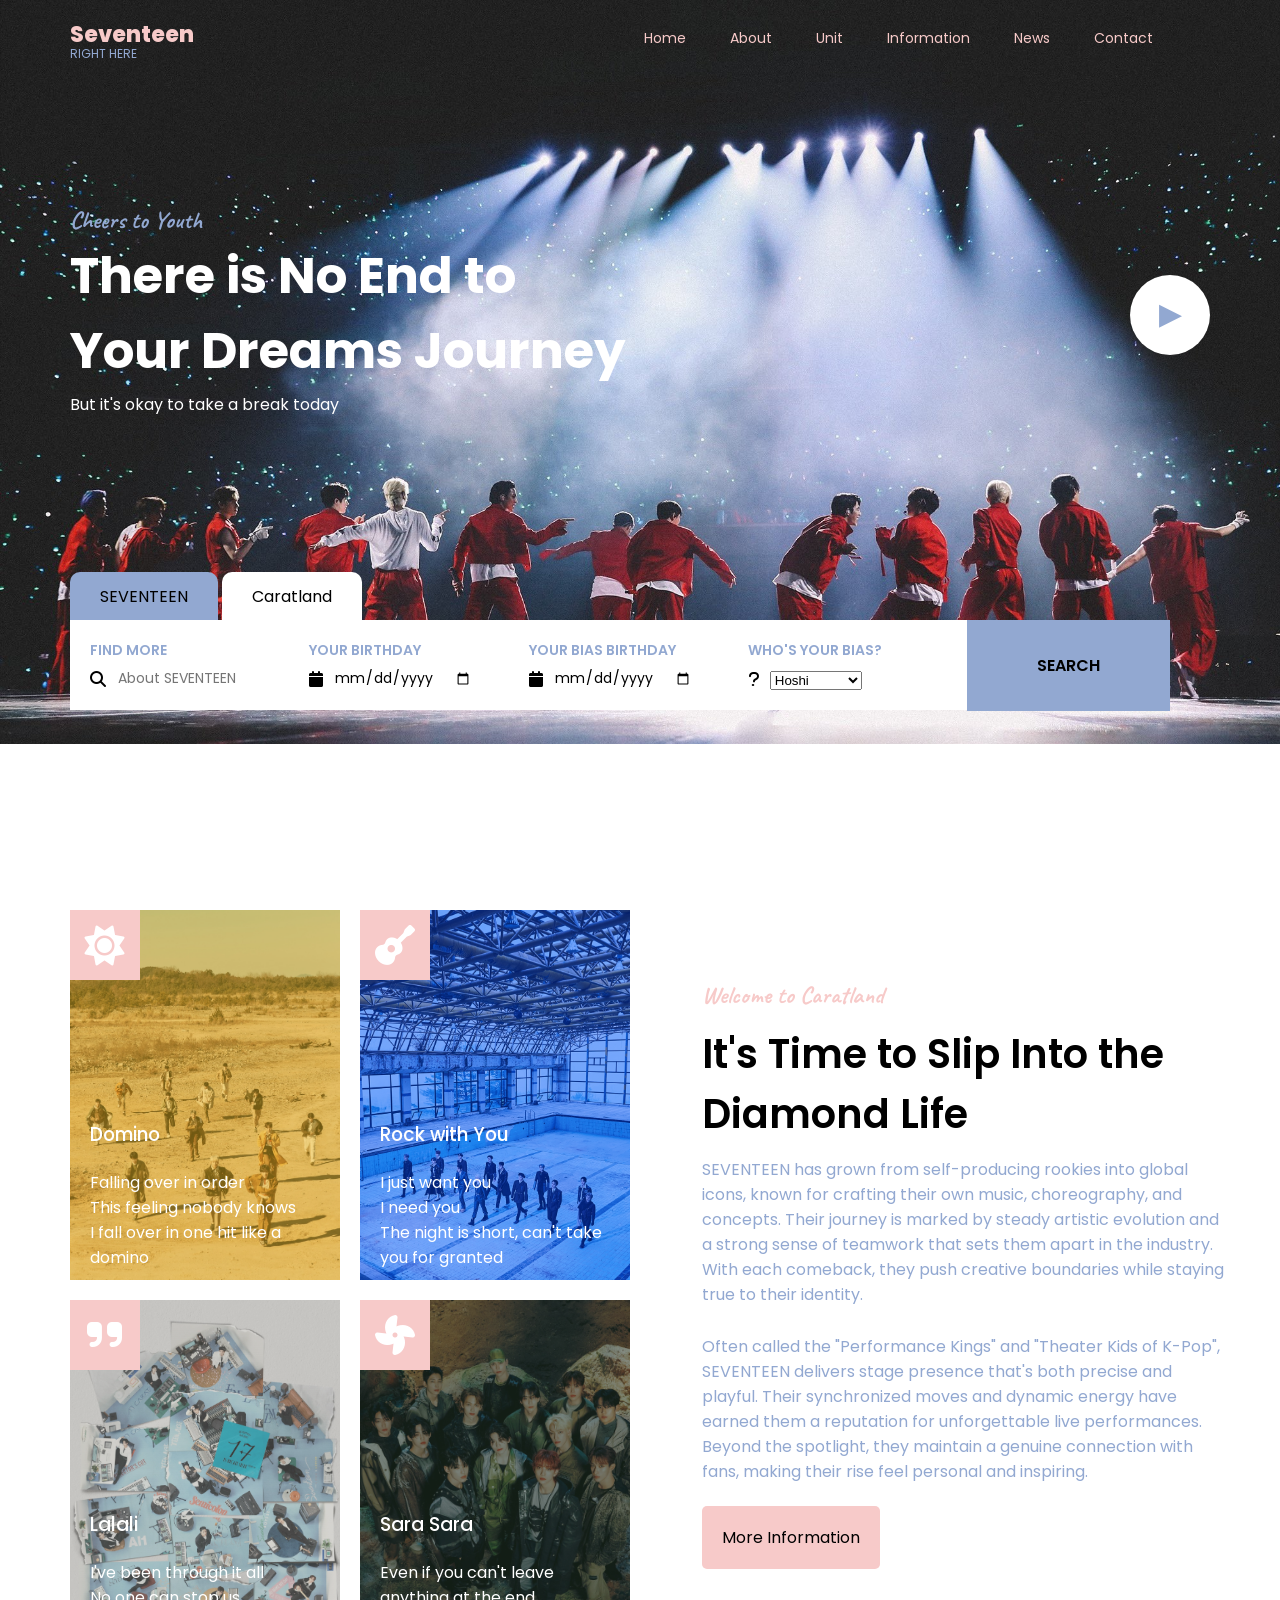
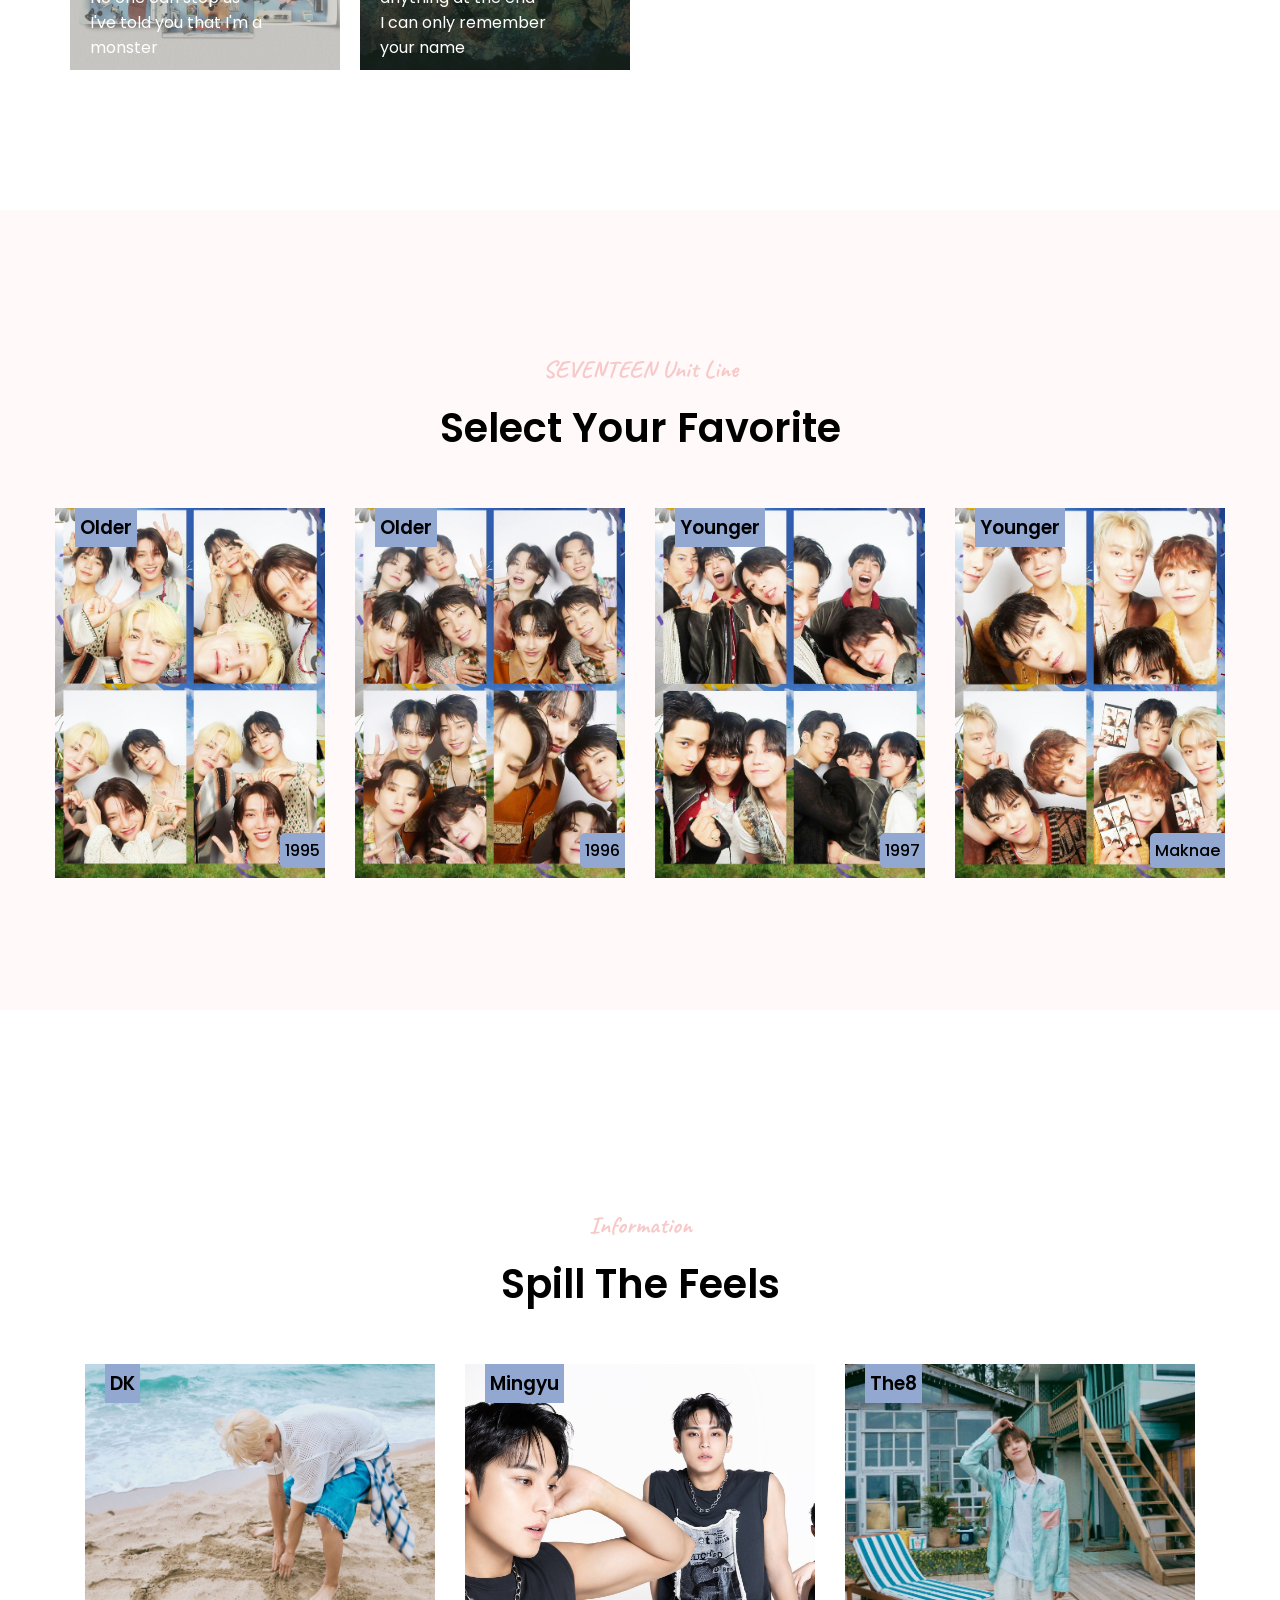
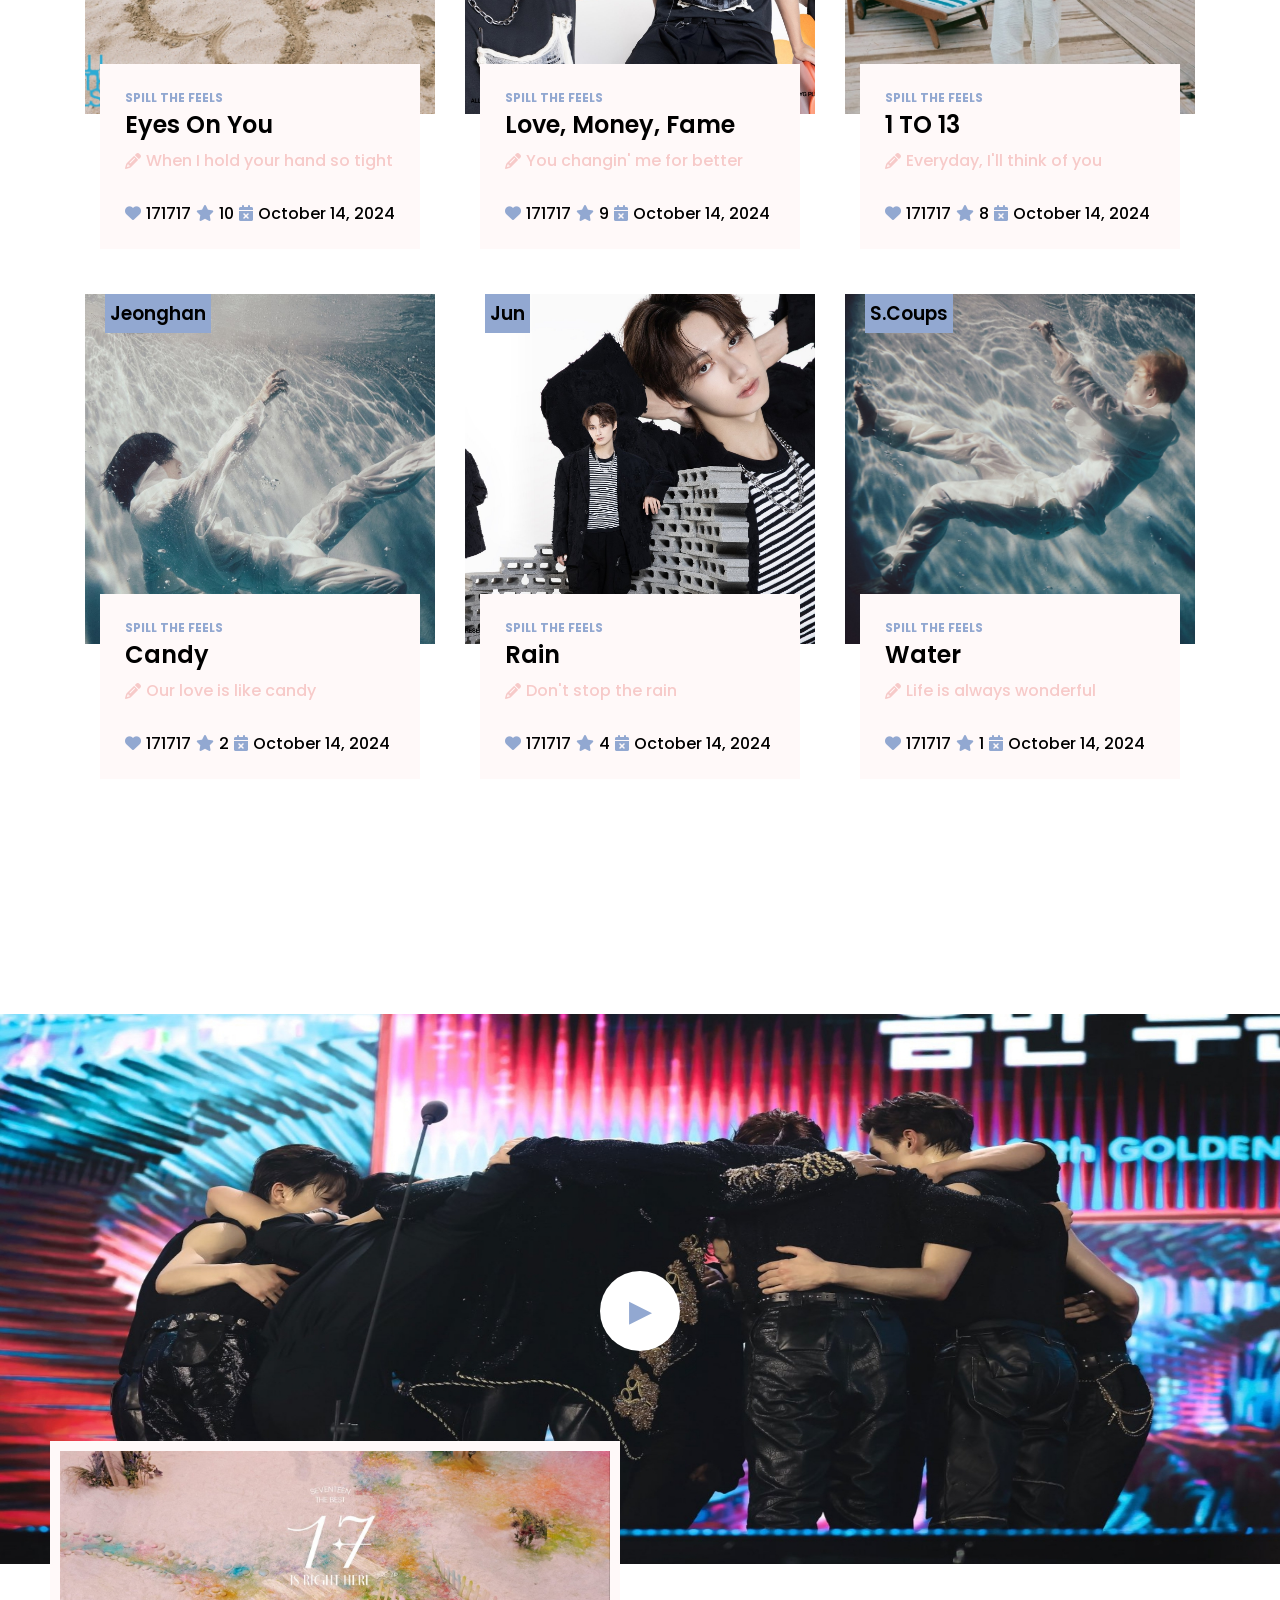
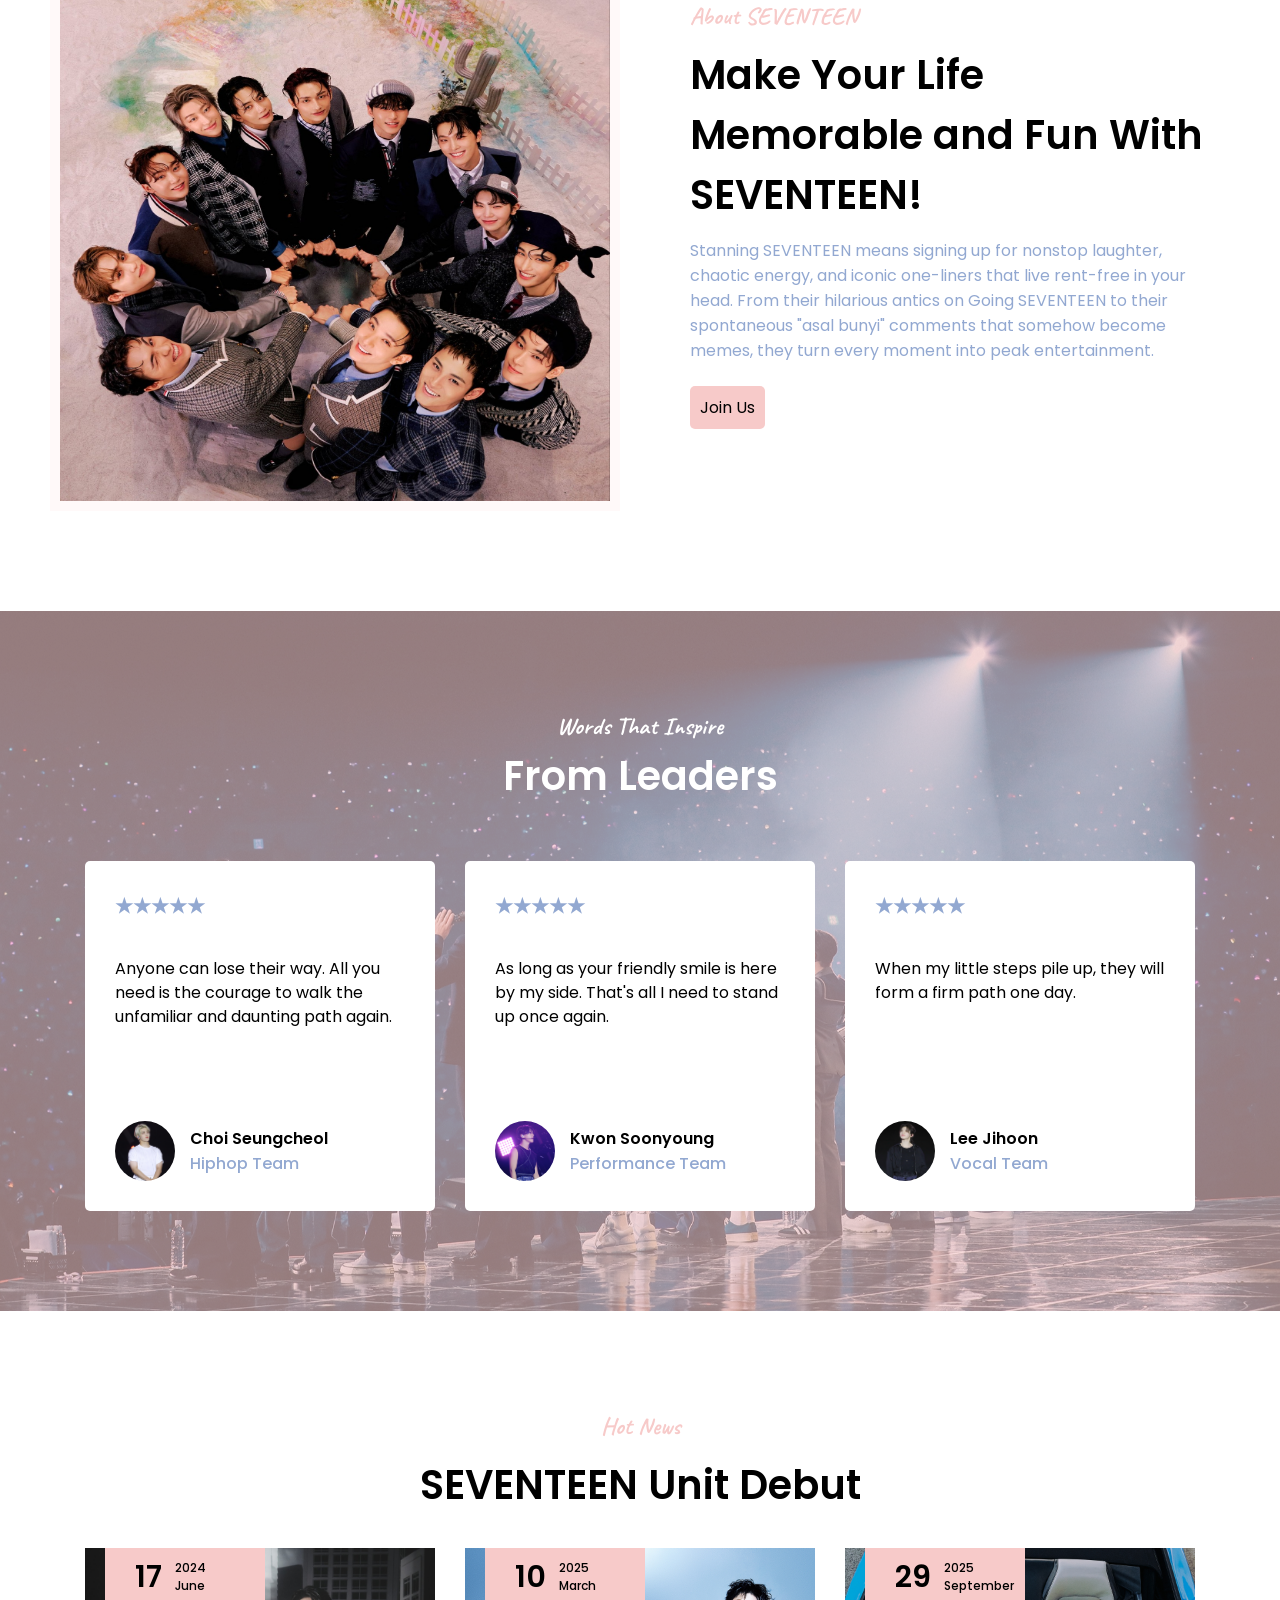
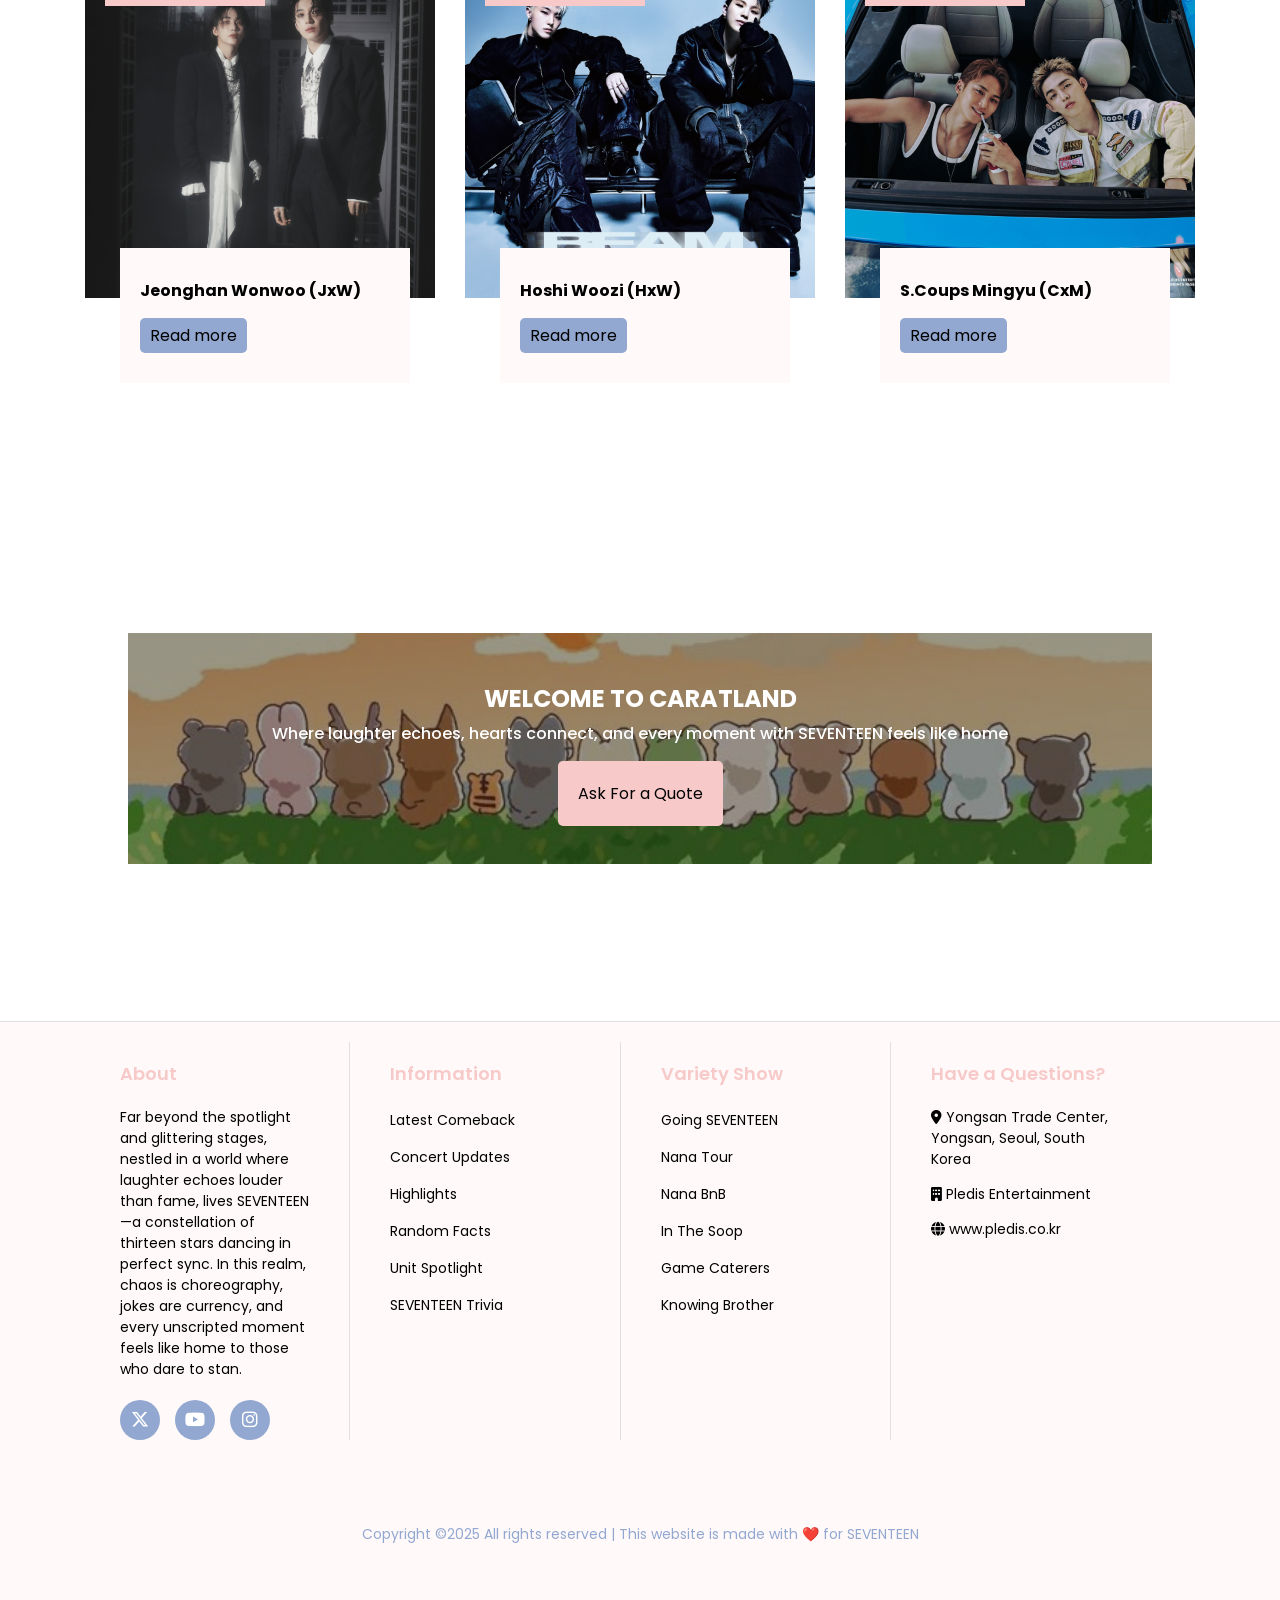
<file: WebsiteUTS_active.html>
<!DOCTYPE html>
<html lang="en">

<head>
    <meta charset="UTF-8">
    <meta name="viewport" content="width=device-width, initial-scale=1.0">
    <title>SEVENTEEN</title>
    <link rel="stylesheet" href="https://cdnjs.cloudflare.com/ajax/libs/font-awesome/6.5.0/css/all.min.css">
    <link href="CSS/UTS.css" rel="stylesheet" type="text/css">
    <link href="images/iconsvt.ico" rel="shortcut icon">
    <link href="https://fonts.googleapis.com/css?family=Poppins:300,400,500,600,700,800,900|Caveat" rel="stylesheet">
    <!-- <script src="https://kit.fontawesome.com/83c6739b72.js" crossorigin="anonymous"></script> -->
</head>

<body>
    <div class="container">

        <div class="containersatu">
            <div class="background">
                <img src="images/bgsvt.jpg" alt="Background">
            </div> <!-- menutup div class background -->

            <header>
                <div class="logo">
                    <h2>Seventeen</h2>
                    <p>RIGHT HERE</p>
                </div> <!-- menutup div class logo -->

                <div class="menu">
                    <a href="WebsiteUTS_active.html">Home</a>
                    <a href="ABOUT.html">About</a>
                    <a href="UNIT.html">Unit</a>
                    <a href="INFORMATION.html">Information</a>
                    <a href="NEWS.html">News</a>
                    <a href="CONTACT.html">Contact</a>
                </div> <!-- menutup div class menu -->
            </header>

            <div class="welcome">
                <h3>Cheers to Youth</h3>
                <h1>There is No End to <br>Your Dreams Journey</h1>
                <h4>But it's okay to take a break today</h4>
            </div> <!-- menutup div class welcome -->

            <div class="icon">
                <a href="https://youtu.be/gRnuFC4Ualw?si=2eNxMkEHz7NX0hdi" target="_blank" class="icon">▶</a>
            </div> <!-- menutup div class icon -->

            <div style="clear: both;"></div>

            <div class="sebuahkotak">
                <div class="menupilihan">
                    <a href="index.html">SEVENTEEN</a>
                    <a href="#" class="active">Caratland</a>
                </div> <!-- menutup div class menu -->

                <div class="menukotak">
                    <div class="kotak">
                        <label for="destination">FIND MORE</label>
                        <div class="input">
                            <i class="fa-solid fa-magnifying-glass" style="color: black;"></i>
                            <input type="text" id="wtks" placeholder="About SEVENTEEN">
                        </div> <!-- menutup div class input -->
                    </div> <!-- menutup div class kotak -->

                    <div class="kotak">
                        <label for="yourbday">YOUR BIRTHDAY</label>
                        <div class="input">
                            <i class="fa-solid fa-calendar" style="color: black;"></i>
                            <input type="date" id="yourbday">
                        </div> <!-- menutup div class input -->
                    </div> <!-- menutup div class kotak -->

                    <div class="kotak">
                        <label for="biasbday">YOUR BIAS BIRTHDAY</label>
                        <div class="input">
                            <i class="fa-solid fa-calendar" style="color: black;"></i>
                            <input type="date" id="biasbday">
                        </div> <!-- menutup div class input -->
                    </div> <!-- menutup div class kotak -->

                    <div class="kotak">
                        <label for="yourbias">WHO'S YOUR BIAS?</label>
                        <div class="input">
                            <i class="fa-solid fa-question" style="color: black;"></i>
                            <select name="BIAS">
                                <option value="csc">S.Coups</option>
                                <option value="yjh">Jeonghan</option>
                                <option value="hjs">Joshua</option>
                                <option value="wjh">Jun</option>
                                <option value="ksy" selected>Hoshi</option>
                                <option value="jww">Wonwoo</option>
                                <option value="ljh">Woozi</option>
                                <option value="xmh">The8</option>
                                <option value="kmg">Mingyu</option>
                                <option value="lsm">DK</option>
                                <option value="bsk">Seungkwan</option>
                                <option value="chs">Vernon</option>
                                <option value="lc">Dino</option>
                            </select>
                        </div> <!-- menutup div class input -->
                    </div> <!-- menutup div class kotak -->

                    <div class="kotaksearch">
                        <a href="#">SEARCH</a>
                    </div> <!-- menutup div class kotaksearch -->
                </div> <!-- menutup div class menukotak -->
            </div> <!-- menutup div class sebuahkotak -->
        </div> <!-- menutup div class container 1 -->

        <div style="clear: both;"></div>

        <div class="containerdua">
            <div class="kiridua">
                <div class="kumpulangambar">
                    <div class="gambarsatu">
                        <img src="images/facethesun.jpg" alt="Face The Sun">
                        <div class="icon">
                            <i class="fa-solid fa-sun" style="color: white;"></i>
                        </div> <!-- menutup div class icon -->

                        <div class="text">
                            <h3>Domino</h3>
                            <h4>Falling over in order<br>This feeling nobody knows<br>I fall over in one hit like a
                                domino</h4>
                        </div> <!-- menutup div class text -->
                    </div> <!-- menutup div class gambar1 -->

                    <div class="gambardua">
                        <img src="images/attacca.jpg" alt="Attacca">
                        <div class="icon">
                            <i class="fa-solid fa-guitar" style="color: white;"></i>
                        </div> <!-- menutup div class icon -->

                        <div class="text">
                            <h3>Rock with You</h3>
                            <h4>I just want you<br>I need you<br>The night is short, can't take you for granted</h4>
                        </div> <!-- menutup div class text -->
                    </div> <!-- menutup div class gambar2 -->

                    <div class="gambartiga">
                        <img src="images/17isrighthere.jpg" alt="17 Is Right Here">

                        <div class="icon">
                            <i class="fa-solid fa-quote-right" style="color: white;"></i>
                        </div> <!-- menutup div class icon -->

                        <div class="text">
                            <h3>Lalali</h3>
                            <h4>I've been through it all<br>No one can stop us<br>I've told you that I'm a monster</h4>
                        </div> <!-- menutup div class text -->
                    </div> <!-- menutup div class gambar3 -->

                    <div class="gambarempat">
                        <img src="images/alwaysyours.jpg" alt="Always Yours">

                        <div class="icon">
                            <i class="fa-solid fa-fan" style="color: white;"></i>
                        </div> <!-- menutup div class icon -->

                        <div class="text">
                            <h3>Sara Sara</h3>
                            <h4>Even if you can't leave<br>anything at the end<br>I can only remember<br>your name</h4>
                        </div> <!-- menutup div class text -->
                    </div> <!-- menutup div class gambar4 -->
                </div> <!-- menutup div class kumpulangambar -->
            </div> <!-- menutup div class kiri2 -->

            <div class="kanandua">
                <div class="kumpulantext">
                    <h3>Welcome to Caratland</h3>
                    <h2>It's Time to Slip Into the Diamond Life</h2>
                    <h4>SEVENTEEN has grown from self-producing rookies into global icons, known for crafting their own
                        music, choreography, and concepts. Their journey is marked by steady artistic evolution and a
                        strong sense of teamwork that sets them apart in the industry. With each comeback, they push
                        creative boundaries while staying true to their identity.</h4>
                    <br>
                    <h4>Often called the "Performance Kings" and "Theater Kids of K-Pop", SEVENTEEN delivers stage
                        presence that's both precise and playful. Their synchronized moves and dynamic energy have
                        earned them a reputation for unforgettable live performances. Beyond the spotlight, they
                        maintain a genuine connection with fans, making their rise feel personal and inspiring.</h4>

                    <div class="menudua">
                        <a href="#">More Information</a>
                    </div> <!-- menutup div class menu2 -->
                </div> <!-- menutup div class kumpulantext -->
            </div> <!-- menutup div class kanan2 -->
        </div> <!-- menutup div class container2 -->

        <div style="clear: both;"></div>

        <div class="containertiga">
            <div class="titletiga">
                <h3>SEVENTEEN Unit Line</h3>
                <h2>Select Your Favorite</h2>
            </div> <!-- menutup div class title3 -->

            <div class="sebuahkotaktiga">
                <div class="kotaktiga">
                    <img src="images/95.jpg" alt="95L">
                    <h3>Older</h3>
                    <h4>1995</h4>
                </div> <!-- menutup div class kotak3 -->

                <div class="kotaktiga">
                    <img src="images/96.jpg" alt="96L">
                    <h3>Older</h3>
                    <h4>1996</h4>
                </div> <!-- menutup div class kotak3 -->

                <div class="kotaktiga">
                    <img src="images/97.jpg" alt="97L">
                    <h3>Younger</h3>
                    <h4>1997</h4>
                </div> <!-- menutup div class kotak3 -->

                <div class="kotaktiga">
                    <img src="images/maknae.jpg" alt="MaknaeLine">
                    <h3>Younger</h3>
                    <h4>Maknae</h4>
                </div> <!-- menutup div class kotakk3 -->
            </div> <!-- menutup div class sebuahkotak3 -->
        </div> <!-- menutup div class container3 -->

        <div style="clear: both;"></div>

        <div class="containerempat">
            <div class="titleempat">
                <h3>Information</h3>
                <h2>Spill The Feels</h2>
            </div> <!-- menutup div class title4 -->

            <div class="sebuahkotakempat">

                <!-- KOTAK PERTAMA -->
                <div class="kotakempat">
                    <div class="atas">
                        <img src="images/dk_stf.jpg" alt="DokyeomSTF">
                        <h3>DK</h3>
                    </div> <!-- menutup div class atas -->

                    <div class="bawah">
                        <h3>SPILL THE FEELS</h3>
                        <h2>Eyes On You</h2>

                        <div class="sejajarsatu">
                            <i class="fa-solid fa-pencil"></i>
                            <h4>When I hold your hand so tight</h4>
                        </div> <!-- menutup div class sejajar 1-->

                        <div class="sejajardua">
                            <i class="fa-solid fa-heart"></i>
                            <h4>171717</h4>
                            <i class="fa-solid fa-star"></i>
                            <h4>10</h4>
                            <i class="fa-solid fa-calendar-xmark"></i>
                            <h4>October 14, 2024</h4>
                        </div> <!-- menutup div class sejajar2 -->
                    </div> <!-- menutup div class bawah -->
                </div> <!-- menutup div class kotak4 -->

                <!-- KOTAK KEDUA -->
                <div class="kotakempat">
                    <div class="atas">
                        <img src="images/mg_stf.jpg" alt="MingyuSTF">
                        <h3>Mingyu</h3>
                    </div> <!-- menutup div class atas -->

                    <div class="bawah">
                        <h3>SPILL THE FEELS</h3>
                        <h2>Love, Money, Fame</h2>

                        <div class="sejajarsatu">
                            <i class="fa-solid fa-pencil"></i>
                            <h4>You changin' me for better</h4>
                        </div> <!-- menutup div class sejajar 1-->

                        <div class="sejajardua">
                            <i class="fa-solid fa-heart"></i>
                            <h4>171717</h4>
                            <i class="fa-solid fa-star"></i>
                            <h4>9</h4>
                            <i class="fa-solid fa-calendar-xmark"></i>
                            <h4>October 14, 2024</h4>
                        </div> <!-- menutup div class sejajar2 -->
                    </div> <!-- menutup div class bawah -->
                </div> <!-- menutup div class kotak4 -->

                <!-- KOTAK KETIGA -->
                <div class="kotakempat">
                    <div class="atas">
                        <img src="images/mh_stf.jpg" alt="The8STF">
                        <h3>The8</h3>
                    </div> <!-- menutup div class atas -->

                    <div class="bawah">
                        <h3>SPILL THE FEELS</h3>
                        <h2>1 TO 13</h2>

                        <div class="sejajarsatu">
                            <i class="fa-solid fa-pencil"></i>
                            <h4>Everyday, I'll think of you</h4>
                        </div> <!-- menutup div class sejajar 1-->

                        <div class="sejajardua">
                            <i class="fa-solid fa-heart"></i>
                            <h4>171717</h4>
                            <i class="fa-solid fa-star"></i>
                            <h4>8</h4>
                            <i class="fa-solid fa-calendar-xmark"></i>
                            <h4>October 14, 2024</h4>
                        </div> <!-- menutup div class sejajar2 -->
                    </div> <!-- menutup div class bawah -->
                </div> <!-- menutup div class kotak4 -->

                <!-- KOTAK KEEMPAT -->
                <div class="kotakempat">
                    <div class="atas">
                        <img src="images/jh_stf.jpg" alt="JeonghanSTF">
                        <h3>Jeonghan</h3>
                    </div> <!-- menutup div class atas -->

                    <div class="bawah">
                        <h3>SPILL THE FEELS</h3>
                        <h2>Candy</h2>

                        <div class="sejajarsatu">
                            <i class="fa-solid fa-pencil"></i>
                            <h4>Our love is like candy</h4>
                        </div> <!-- menutup div class sejajar 1-->

                        <div class="sejajardua">
                            <i class="fa-solid fa-heart"></i>
                            <h4>171717</h4>
                            <i class="fa-solid fa-star"></i>
                            <h4>2</h4>
                            <i class="fa-solid fa-calendar-xmark"></i>
                            <h4>October 14, 2024</h4>
                        </div> <!-- menutup div class sejajar2 -->
                    </div> <!-- menutup div class bawah -->
                </div> <!-- menutup div class kotak4 -->

                <!-- KOTAK KELIMA -->
                <div class="kotakempat">
                    <div class="atas">
                        <img src="images/jun_stf.jpg" alt="JunSTF">
                        <h3>Jun</h3>
                    </div> <!-- menutup div class atas -->

                    <div class="bawah">
                        <h3>SPILL THE FEELS</h3>
                        <h2>Rain</h2>

                        <div class="sejajarsatu">
                            <i class="fa-solid fa-pencil"></i>
                            <h4>Don't stop the rain</h4>
                        </div> <!-- menutup div class sejajar 1-->

                        <div class="sejajardua">
                            <i class="fa-solid fa-heart"></i>
                            <h4>171717</h4>
                            <i class="fa-solid fa-star"></i>
                            <h4>4</h4>
                            <i class="fa-solid fa-calendar-xmark"></i>
                            <h4>October 14, 2024</h4>
                        </div> <!-- menutup div class sejajar2 -->
                    </div> <!-- menutup div class bawah -->
                </div> <!-- menutup div class kotak4 -->

                <!-- KOTAK KEENAM -->
                <div class="kotakempat">
                    <div class="atas">
                        <img src="images/sc_stf.jpg" alt="S.CoupsSTF">
                        <h3>S.Coups</h3>
                    </div> <!-- menutup div class atas -->

                    <div class="bawah">
                        <h3>SPILL THE FEELS</h3>
                        <h2>Water</h2>

                        <div class="sejajarsatu">
                            <i class="fa-solid fa-pencil"></i>
                            <h4>Life is always wonderful</h4>
                        </div> <!-- menutup div class sejajar 1-->

                        <div class="sejajardua">
                            <i class="fa-solid fa-heart"></i>
                            <h4>171717</h4>
                            <i class="fa-solid fa-star"></i>
                            <h4>1</h4>
                            <i class="fa-solid fa-calendar-xmark"></i>
                            <h4>October 14, 2024</h4>
                        </div> <!-- menutup div class sejajar2 -->
                    </div> <!-- menutup div class bawah -->
                </div> <!-- menutup div class kotak4 -->

            </div> <!-- menutup div class sebuahkotak4 -->
        </div> <!-- menutup div class container4 -->

        <div style="clear: both;"></div>

        <div class="containerlima">
            <div class="backgroundlima">
                <img src="images/grouphug.jpg" alt="Group Hug SEVENTEEN">
                <div class="iconlima">
                    <a href="https://youtu.be/-GQg25oP0S4?si=JyQvl9Dj5KgQ61vO" target="_blank" class="iconlima">▶</a>
                </div> <!-- menutup div class icon5 -->
            </div> <!-- menutup div class background5 -->

            <div class="kirilima">
                <img src="images/svt.jpg" alt="1713">
            </div> <!-- menutup div class kiri5 -->

            <div class="kananlima">
                <h3>About SEVENTEEN</h3>
                <h2>Make Your Life Memorable and Fun With SEVENTEEN!</h2>
                <h4>Stanning SEVENTEEN means signing up for nonstop laughter, chaotic energy, and iconic one-liners that
                    live rent-free in your head. From their hilarious antics on Going SEVENTEEN to their spontaneous
                    "asal bunyi" comments that somehow become memes, they turn every moment into peak entertainment.
                </h4>

                <div class="menulima">
                    <a href="#">Join Us</a>
                </div> <!-- menutup div class menu5 -->
            </div> <!-- menutup div class kanan5 -->
        </div> <!-- menutup div class container5 -->

        <div style="clear: both;"></div>

        <div class="containerenam">
            <div class="backgroundenam">
                <img src="images/svt17.jpg" alt="SVT17">
            </div> <!-- menutup div class background6 -->

            <div class="titleenam">
                <h3>Words That Inspire</h3>
                <h2>From Leaders</h2>
            </div> <!-- menutup div class title6 -->

            <div class="sebuahkotakenam">

                <!-- KOTAK PERTAMA -->
                <div class="kotakenam">
                    <h4>★★★★★</h4>
                    <p>Anyone can lose their way. All you need is the courage to walk the unfamiliar and daunting path
                        again.</p>
                    <div class="gambarenam">
                        <img src="images/choiseungcheol.jpg" alt="ChoiSeungcheol">
                        <div class="leaders">
                            <h3>Choi Seungcheol</h3>
                            <h4>Hiphop Team</h4>
                        </div> <!-- menutup div class leaders -->
                    </div> <!-- menutup div class gambar6 -->
                </div> <!-- menutup div class kotak6 -->

                <!-- KOTAK KEDUA -->
                <div class="kotakenam">
                    <h4>★★★★★</h4>
                    <p>As long as your friendly smile is here by my side. That's all I need to stand up once again.</p>
                    <div class="gambarenam">
                        <img src="images/kwonsoonyoung.jpg" alt="KwonSoonyoung">
                        <div class="leaders">
                            <h3>Kwon Soonyoung</h3>
                            <h4>Performance Team</h4>
                        </div> <!-- menutup div class leaders -->
                    </div> <!-- menutup div class gambar6 -->
                </div> <!-- menutup div class kotak6 -->

                <!-- KOTAK KETIGA -->
                <div class="kotakenam">
                    <h4>★★★★★</h4>
                    <p>When my little steps pile up, they will form a firm path one day.</p>
                    <div class="gambarenam">
                        <img src="images/leejihoon.jpg" alt="LeeJihoon">
                        <div class="leaders">
                            <h3>Lee Jihoon</h3>
                            <h4>Vocal Team</h4>
                        </div> <!-- menutup div class leaders -->
                    </div> <!-- menutup div class gambar6 -->
                </div> <!-- menutup div class kotak6 -->

            </div> <!-- menutup div class sebuahkotak6 -->
        </div> <!-- menutup div class container6 -->

        <div style="clear: both;"></div>

        <div class="containertujuh">
            <div class="titletujuh">
                <h3>Hot News</h3>
                <h2>SEVENTEEN Unit Debut</h2>
            </div> <!-- menutup div class title7 -->

            <div class="sebuahkotaktujuh">

                <!-- KOTAK PERTAMA -->
                <div class="kotaktujuh">
                    <div class="gambartujuh">
                        <img src="images/jxw.jpg" alt="JxW">
                        <div class="tanggal">
                            <span class="hari">17</span>
                            <span class="bulantahun">2024<br>June</span>
                            <!-- <span class="tahun">2024</span> -->
                        </div> <!-- menutup div class tanggal -->
                    </div> <!-- menutup div class gambar7 -->

                    <div class="keterangan">
                        <h4>Jeonghan Wonwoo (JxW)</h4>
                        <a href="https://youtu.be/EJF2PV3BQtQ?si=bLzrZ1G3R9Inwi3X">Read more</a>
                    </div> <!-- menutup div class keterangan -->
                </div> <!-- menutup div class kotak7 -->

                <!-- KOTAK KEDUA -->
                <div class="kotaktujuh">
                    <div class="gambartujuh">
                        <img src="images/hxw.jpg" alt="HxW">
                        <div class="tanggal">
                            <span class="hari">10</span>
                            <span class="bulantahun">2025<br>March</span>
                            <!-- <span class="tahun">2024</span> -->
                        </div> <!-- menutup div class tanggal -->
                    </div> <!-- menutup div class gambar7 -->

                    <div class="keterangan">
                        <h4>Hoshi Woozi (HxW)</h4>
                        <a href="https://youtu.be/rEBHjYQ8HoI?si=06rGn52ZYmpq0U-f">Read more</a>
                    </div> <!-- menutup div class keterangan -->
                </div> <!-- menutup div class kotak7 -->

                <!-- KOTAK KETIGA -->
                <div class="kotaktujuh">
                    <div class="gambartujuh">
                        <img src="images/cxm.jpg" alt="CxM">
                        <div class="tanggal">
                            <span class="hari">29</span>
                            <span class="bulantahun">2025<br>September</span>
                            <!-- <span class="tahun">2024</span> -->
                        </div> <!-- menutup div class tanggal -->
                    </div> <!-- menutup div class gambar7 -->

                    <div class="keterangan">
                        <h4>S.Coups Mingyu (CxM)</h4>
                        <a href="https://youtu.be/u89aNeJlyg0?si=4I277lxjZa5lTM0F">Read more</a>
                    </div> <!-- menutup div class keterangan -->
                </div> <!-- menutup div class kotak7 -->

            </div> <!-- menutup div class sebuahkotak7 -->
        </div> <!-- menutup div class container7 -->

        <div class="banner">
            <img src="images/bannersvt.jpg" alt="BANNER">
            <h2>WELCOME TO CARATLAND</h2>
            <h4>Where laughter echoes, hearts connect, and every moment with SEVENTEEN feels like home</h4>

            <div class="menubanner">
                <a href="#">Ask For a Quote</a>
            </div>
        </div> <!-- menutup div class banner -->

    </div> <!-- menutup div class container -->
</body>

<footer>
    <div class="kotakfooter">
        <h3>About</h3>
        <p>Far beyond the spotlight and glittering stages, nestled in a world where laughter echoes louder than fame,
            lives SEVENTEEN—a constellation of thirteen stars dancing in perfect sync. In this realm, chaos is
            choreography, jokes are currency, and every unscripted moment feels like home to those who dare to stan.</p>
        <div class="sosmed">
            <a href="https://x.com/pledis_17"><i class="fa-brands fa-x-twitter" style="color: white;"></i></a>
            <a href="https://youtube.com/@pledis17?si=H_pxLkNi81NrGX4W"><i class="fa-brands fa-youtube"
                    style="color: white;"></i></a>
            <a
                href="https://www.instagram.com/saythename_17?utm_source=ig_web_button_share_sheet&igsh=ZDNlZDc0MzIxNw=="><i
                    class="fa-brands fa-instagram" style="color: white;"></i></a>
        </div> <!-- menutup div class sosmed -->
    </div> <!-- menutup div class kotakfooter -->

    <div class="kotakfooter">
        <h3>Information</h3>
        <ul>
            <li><a href="#">Latest Comeback</a></li>
            <li><a href="#">Concert Updates</a></li>
            <li><a href="#">Highlights</a></li>
            <li><a href="#">Random Facts</a></li>
            <li><a href="#">Unit Spotlight</a></li>
            <li><a href="#">SEVENTEEN Trivia</a></li>
        </ul>
    </div> <!-- menutup div class kotakfooter -->

    <div class="kotakfooter">
        <h3>Variety Show</h3>
        <ul>
            <li><a href="#">Going SEVENTEEN</a></li>
            <li><a href="#">Nana Tour</a></li>
            <li><a href="#">Nana BnB</a></li>
            <li><a href="#">In The Soop</a></li>
            <li><a href="#">Game Caterers</a></li>
            <li><a href="#">Knowing Brother</a></li>
        </ul>
    </div> <!-- menutup div class kotakfooter -->

    <div class="kotakfooterlast">
        <h3>Have a Questions?</h3>
        <p><i class="fa-solid fa-location-dot" style="color: black;"></i> Yongsan Trade Center, Yongsan, Seoul, South
            Korea</p>
        <p><i class="fa-solid fa-building" style="color: black;"></i> Pledis Entertainment</p>
        <p><i class="fa-solid fa-globe" style="color: black;"></i> www.pledis.co.kr</p>
    </div> <!-- menutup div class kotakfooter -->

    <div class="footerbawah">
        <p>Copyright ©2025 All rights reserved | This website is made with ❤️ for SEVENTEEN</p>
    </div> <!-- menutup div class footerbawah -->
</footer>

</html>
</file>
<file: CSS/UTS.css>
html, body{
    margin: 0;
    padding: 0;
    font-family: 'Poppins', sans-serif;
    color: black;
}

footer, header{
    width: 100%;
    margin: 0;
    padding: 0;
    box-sizing: border-box;
}

.container{
    width: 100%;
}

/* container1 = Home */

.containersatu .background img{
    width: 100%;
    z-index: -1;
    position: absolute;
}

.containersatu header{
    display: flex;
    align-items: center;
}

.containersatu header .logo h2{
    font-family: 'Poppins', sans-serif;
    color: #F7CAC9;
    font-size: 22px;
    font-weight: 800;
}

.containersatu header .logo p{
    font-family: 'Poppins', sans-serif;
    color: #92A8D1;
    margin-top: -25px;
    font-size: 12px;
}

.containersatu header .logo h2,
.containersatu header .logo p{
    margin-left: 70px;
    cursor: pointer;
}

.containersatu .menu{
    margin-left: 450px;
}

.containersatu .menu a{
    font-family: 'Poppins', sans-serif;
    color: #F7CAC9;
    text-decoration: none;
    margin-right: 40px;
    font-size: 14px;
}

.containersatu .menu a:hover{
    color: #92A8D1;
}

.containersatu .welcome{
    float: left;
    width: 60%;
}

.containersatu .welcome h3{
    font-family: 'Caveat', sans-serif;
    color: #92A8D1;
    margin-top: 130px;
    font-size: 24px;
}

.containersatu .welcome h1{
    font-family: 'Poppins', sans-serif;
    color: white;
    font-size: 50px;
    margin-top: -20px;
}

.containersatu .welcome h4{
    font-family: 'Poppins', sans-serif;
    color: white;
    font-size: 16px;
    font-weight: 400;
    margin-top: -30px;
}

.containersatu .welcome h3,
.containersatu .welcome h1,
.containersatu .welcome h4{
    margin-left: 70px;
}

.containersatu .icon a{
    display: flex;
    align-items: center;
    justify-content: center;
    font-family: 'Poppins', sans-serif;
    cursor: pointer;
    float: right;
    margin-top: 200px;
    margin-right: 70px;
    width: 80px;
    height: 80px;
    border-radius: 50%;
    background-color: white;
    color: #92A8D1;
    font-size: 30px;
    text-decoration: none;
}

.containersatu .sebuahkotak{
    max-width: 1100px;
    margin-left: 70px;
    margin-top: 145px;
}

.menupilihan a{
    background-color: #92A8D1;
    color: black;
    text-decoration: none;
    padding: 12.5px 30px;
    border-top-left-radius: 10px;
    border-top-right-radius: 10px;
    font-family: 'Poppins', sans-serif;
    z-index: 2;
}

.menupilihan a.active{
    background-color: white;
}

.menukotak{
    display: flex;
    background-color: white;
    justify-content: space-between;
    align-items: stretch;
    padding: 20px;
    margin-top: 12px;
    height: 50px;
}

.kotak{
    display: flex;
    flex-direction: column;
    flex: 1;
    margin-right: 20px;
}

.kotak label{
    font-family: 'Poppins', sans-serif;
    color: #92A8D1;
    font-size: 14px;
    font-weight: 600;
    margin-bottom: 5px;
}

.kotak .input{
    display: flex;
    margin-top: 5px;
}

.kotak .input i{
    margin-right: 10px;
}

.kotak .input input{
    display: flex;
    width: 100%;
    border: none;
    outline: none;
    font-size: 14px;
    font-family: 'Poppins', sans-serif;
    margin-top: -4px;
}

.kotaksearch{
    margin-top: 13px;
}

.kotaksearch a{
    font-family: 'Poppins', sans-serif;
    padding: 34px 70px;
    background-color: #92A8D1;
    color: black;
    font-size: 16px;
    font-weight: 600;
    cursor: pointer;
    margin-right: -20px;
    text-decoration: none;
}

/* container1 = Home DONE */

/* container2 = About */

.containerdua{
    width: 100%;
    /* height: 1000px; */
    margin-top: 100px;
    margin-bottom: 100px;
}

.kiridua,
.kanandua{
    position: relative;
}

.kiridua .kumpulangambar{
    display: flex;
    flex-wrap: wrap;
    justify-content: flex-start;
    width: 60%;
    float: left;
    margin-top: 100px;
}

.kiridua .gambarsatu,
.kiridua .gambartiga{
    position: relative;
    width: 270px;
    height: 370px;
    color: white;
    margin-left: 70px;
    margin-bottom: 20px;
}

.kiridua .gambardua,
.kiridua .gambarempat{
    position: relative;
    width: 270px;
    height: 370px;
    color: white;
    margin-left: 20px;    
}

.kiridua .gambarsatu::after,
.kiridua .gambardua::after,
.kiridua .gambartiga::after,
.kiridua .gambarempat::after{
    content: '';
    position: absolute;
    width: 100%;
    height: 100%;
    z-index: 0;
}

.kiridua .gambarsatu::after{
    background-color: rgba(255, 183, 0, 0.4);
}

.kiridua .gambardua::after{
    background-color: rgba(0, 72, 255, 0.4);
}

.kiridua .gambartiga::after{
    background-color: rgba(148, 146, 138, 0.4);
}

.kiridua .gambarempat::after{
    background-color: rgba(47, 74, 54, 0.4);
}

.kiridua .gambarsatu img,
.kiridua .gambardua img,
.kiridua .gambartiga img,
.kiridua .gambarempat img{
    position: absolute;
    width: 100%;
    height: 100%;
    z-index: -1;
}

.kiridua .icon{
    position: absolute;
    width: 70px;
    height: 70px;
    background-color: #F7CAC9;
    display: flex;
    justify-content: center;
    align-items: center;
    font-size: 40px;
    z-index: 1;
}

.kiridua .text{
    position: absolute;
    bottom: 20px;
    left: 20px;
    right: 20px;
    z-index: 1;
}

.kiridua .text h3{
    font-weight: 500;
}

.kiridua .text h4{
    font-weight: 400;
    margin-bottom: -10px;
}

.kiridua .text h3,
.kiridua .text h4{
    font-family: 'Poppins', sans-serif;
}

.kanandua .kumpulantext{
    display: flex;
    flex-wrap: wrap;
    justify-content: flex-start;
    width: 35%;
    float: right;
    margin-top: 100px;
}

.kumpulantext h3{
    font-family: 'Caveat', sans-serif;
    color: #F7CAC9;
    margin-top: 70px;
    font-size: 24px;
}

.kumpulantext h2{
    font-family: 'Poppins', sans-serif;
    color: black;
    font-size: 40px;
    font-weight: 600;
    margin-top: -10px;
}

.kumpulantext h4{
    font-family: 'Poppins', sans-serif;
    color: #92A8D1;
    font-size: 16px;
    font-weight: 400;
    margin-top: -20px;
}

.kumpulantext h3,
.kumpulantext h2,
.kumpulantext h4,
.kumpulantext .menudua {
    position: relative;
    margin-left: -130px;
    margin-right: 50px;
    z-index: 10;
}


.kumpulantext .menudua{
    margin-top: 20px;
}

.kumpulantext .menudua a{
    font-family: 'Poppins', sans-serif;
    color: black;
    background-color: #F7CAC9;
    border-radius: 5px;
    text-decoration: none;
    padding: 20px;
}

/* container2 = About DONE */

/* container3 = Unit */

.containertiga{
    width: 100%;
    height: 800px;
    background-color: rgb(255, 249, 249);
    margin-top: 120px;
    margin-bottom: 100px;
}

.titletiga{
    text-align: center;
    padding-top: 120px;
}

.titletiga h3{
    font-family: 'Caveat', sans-serif;
    color: #F7CAC9;
    font-size: 24px;
}

.titletiga h2{
    font-family: 'Poppins', sans-serif;
    color: black;
    font-size: 40px;
    font-weight: 600;
    margin-top: -10px;
}

.sebuahkotaktiga{
    display: flex;
    justify-content: center;
    flex-wrap: wrap;
    gap: 30px;
    width: 100%;
    margin-top: 50px;
}

.sebuahkotaktiga .kotaktiga{
    position: relative;
    float: left;
    width: 270px;
    height: 370px;
    color: black;
}

.sebuahkotaktiga .kotaktiga img{
    position: absolute;
    width: 100%;
    height: 100%;
    z-index: 0;
    object-fit: cover;
}

.sebuahkotaktiga .kotaktiga h3{
    position: absolute;
    display: inline-block;
    top: 0;
    text-align: center;
    font-family: 'Poppins', sans-serif;
    background-color: #92A8D1;
    color: black;
    padding: 5px;
    font-weight: 600;
    z-index: 1;
    margin-top: 0;
    margin-left: 20px;
}

.sebuahkotaktiga .kotaktiga h3:hover{
    background-color: #F7CAC9;
    padding: 10px;
    transition: background 2s ease;
}

.sebuahkotaktiga .kotaktiga h4{
    position: absolute;
    bottom: 0;
    right: 0;
    text-align: center;
    font-family: 'Poppins', sans-serif;
    background-color: #92A8D1;
    color: black;
    font-weight: 500;
    z-index: 1;
    padding: 5px;
    border-radius: 5px 0 0 5px;
    margin: 0;
    margin-bottom: 10px;
}

.sebuahkotaktiga .kotaktiga h4:hover{
    background-color: #F7CAC9;
    border: 3px solid #e0e0e0;
    transition: background 2s ease;
}

/* container3 = Unit DONE */

/* container4 = Information */

.containerempat{
    width: 100%;
    margin-top: 100px;
    margin-bottom: 100px;
}

.titleempat{
    text-align: center;
}

.titleempat h3{
    font-family: 'Caveat', sans-serif;
    color: #F7CAC9;
    font-size: 24px;
}

.titleempat h2{
    font-family: 'Poppins', sans-serif;
    color: black;
    font-size: 40px;
    font-weight: 600;
    margin-top: -10px;
}

.sebuahkotakempat{
    display: flex;
    justify-content: center;
    flex-wrap: wrap;
    gap: 30px;
    width: 100%;
    margin-top: 50px;
}

.sebuahkotakempat .kotakempat{
    position: relative;
    width: 350px;
    height: 500px;
    color: black;
}

.kotakempat .atas img{
    position: absolute;
    width: 100%;
    height: 350px;
    z-index: 0;
    object-fit: cover;
}

.kotakempat .atas h3{
    position: absolute;
    display: inline-block;
    top: 0;
    text-align: center;
    font-family: 'Poppins', sans-serif;
    background-color: #92A8D1;
    color: black;
    padding: 5px;
    font-weight: 600;
    z-index: 1;
    margin-top: 0;
    margin-left: 20px;
}

.kotakempat .bawah{
    position: absolute;
    width: 300px;
    height: 165px;
    background-color: rgb(255, 249, 249);
    padding: 10px;
    z-index: 1;
    margin-left: 15px;
    margin-right: 10px;
    margin-top: 300px;
}

.kotakempat .bawah h3{
    font-family: 'Poppins', sans-serif;
    font-size: 12px;
    color: #92A8D1;
    margin-top: 0;
    margin-bottom: 5px;
    position: relative;
    padding-top: 15px;
}

.kotakempat .bawah h2{
    font-family: 'Poppins', sans-serif;
    font-size: 24px;
    font-weight: 600;
    color: black;
    margin-top: -5px;
}

.kotakempat .bawah h3,
.kotakempat .bawah h2,
.kotakempat .bawah .sejajarsatu,
.kotakempat .bawah .sejajardua{
    padding-left: 15px;
}

.kotakempat .bawah .sejajarsatu{
    display: flex;
    align-items: center;
    gap: 5px;
    margin-top: -35px;
}

.sejajarsatu i{
    color: #F7CAC9;
}

.sejajarsatu h4{
    font-family: 'Poppins', sans-serif;
    font-size: 16px;
    font-weight: 500;
    color: #F7CAC9;
}

.kotakempat .bawah .sejajardua{
    display: flex;
    align-items: center;
    gap: 5px;
    margin-top: -15px;
}

.sejajardua i{
    color: #92A8D1;
}

.sejajardua h4{
    font-family: 'Poppins', sans-serif;
    font-size: 16px;
    font-weight: 500;
    color: black;
}

/* container4 = Information DONE */

/* container5 = About SEVENTEEN */

.containerlima{
    width: 100%;
    margin-top: 100px;
    margin-bottom: 100px;
}

.containerlima .backgroundlima{
    margin-top: 120px;
}

.containerlima .backgroundlima img{
    width: 100%;
    height: 550px;
    z-index: -1;
}

.containerlima .backgroundlima .iconlima a{
    z-index: 2;
    display: flex;
    position: relative;
    align-items: center;
    justify-content: center;
    font-family: 'Poppins', sans-serif;
    cursor: pointer;
    margin-top: -300px;
    margin-left: 600px;
    width: 80px;
    height: 80px;
    border-radius: 50%;
    color: #92A8D1;
    background-color: white;
    font-size: 30px;
    text-decoration: none;
}

.containerlima .kirilima{
    position: relative;
    width: 550px;
    height: 650px;
    margin-left: 50px;
    margin-top: 90px;
    z-index: 2;
    border: rgb(255, 249, 249) solid 10px;
}

.containerlima .kirilima img{
    width: 100%;
    height: 100%;
    z-index: 2;
}

.containerlima .kananlima{
    display: flex;
    flex-wrap: wrap;
    justify-content: flex-start;
    width: 50%;
    float: right;
    margin-top: -500px;
}

.containerlima .kananlima h3{
    font-family: 'Caveat', sans-serif;
    color: #F7CAC9;
    margin-top: -10px;
    font-size: 24px;
}

.containerlima .kananlima h2{
    font-family: 'Poppins', sans-serif;
    color: black;
    font-size: 40px;
    font-weight: 600;
    margin-top: -10px;
}

.containerlima .kananlima h4{
    font-family: 'Poppins', sans-serif;
    color: #92A8D1;
    font-size: 16px;
    font-weight: 400;
    margin-top: -20px;
}

.containerlima .kananlima h3,
.containerlima .kananlima h2,
.containerlima .kananlima h4,
.kananlima .menulima{
    margin-left: 50px;
    margin-right: 60px;
}

.kananlima .menulima{
    margin-top: 10px;
}

.kananlima .menulima a{
    font-family: 'Poppins', sans-serif;
    color: black;
    background-color: #F7CAC9;
    border-radius: 5px;
    text-decoration: none;
    padding: 10px;
}

/* container5 = About SEVENTEEN DONE */

/* container6 = Quotes */

.containerenam{
    position: relative;
    width: 100%;
}

.containerenam .backgroundenam{
    position: relative;
    width: 100%;
    height: 700px;
}

.backgroundenam img{
    position: absolute;
    top: 0;
    left: 0;
    width: 100%;
    height: 100%;
    z-index: 0;
    object-fit: cover;
}

.backgroundenam::after{
    content: '';
    position: absolute;
    top: 0;
    left: 0;
    width: 100%;
    height: 100%;
    z-index: 1;
    background-color: rgba(247, 202, 201, 0.6);
}

.titleenam{
    position: absolute;
    width: 100%;
    text-align: center;
    top: 100px;
    z-index: 3;
}

.titleenam h3,
.titleenam h2{
    text-align: center;
    margin-top: 0;
}

.titleenam h3{
    font-family: 'Caveat', sans-serif;
    color: white;
    margin-bottom: 5px;
    font-size: 24px;
}

.titleenam h2{
    font-family: 'Poppins', sans-serif;
    color: white;
    font-size: 40px;
    font-weight: 600;
}

.sebuahkotakenam{
    position: absolute;
    width: 100%;
    top: 50%;
    display: flex;
    justify-content: center;
    z-index: 5;
    gap: 30px;
}

.sebuahkotakenam .kotakenam{
    width: 350px;
    height: 350px;
    background-color: white;
    border-radius: 5px;
    padding: 30px;
    box-sizing: border-box;
    margin-top: -100px;
    display: flex;
    flex-direction: column;
}

.kotakenam h4{
    font-family: 'Poppins', sans-serif;
    color: #92A8D1;
    padding-top: 0;
    margin-top: 0;
    margin-bottom: 20px;
    font-size: 20px;
}

.kotakenam p{
    font-family: 'Poppins', sans-serif;
    color: black;
    line-height: 1.5;
    margin-bottom: 30px;
}

.gambarenam{
    display: flex;
    align-items: center;
    gap: 15px;
    margin-top: auto;
}

.gambarenam img{
    width: 60px;
    height: 60px;
    border-radius: 50%;
}

.leaders{
    display: flex;
    flex-direction: column;
}

.leaders h3{
    font-family: 'Poppins', sans-serif;
    color: black;
    font-size: 16px;
    font-weight: 600;
    margin: 0;
}

.leaders h4{
    font-family: 'Poppins', sans-serif;
    color: #92A8D1;
    font-size: 16px;
    font-weight: 500;
    margin: 0;
}

/* container6 = Quotes DONE */

/* container7 = News */

.containertujuh{
    width: 100%;
    margin-top: 100px;
    margin-bottom: 150px;
}

.containertujuh .titletujuh{
    text-align: center;
}

.containertujuh .titletujuh h3{
    font-family: 'Caveat', sans-serif;
    color: #F7CAC9;
    font-size: 24px;
}

.containertujuh .titletujuh h2{
    font-family: 'Poppins', sans-serif;
    color: black;
    font-size: 40px;
    font-weight: 600;
    margin-top: -10px;
}

.sebuahkotaktujuh{
    display: flex;
    justify-content: center;
    flex-wrap: wrap;
    gap: 30px;
    width: 100%;
}

.kotaktujuh{
    position: relative;
    max-width: 350px;
    width: 90%;
}

.kotaktujuh .gambartujuh{
    position: relative;
}

.kotaktujuh .gambartujuh img{
    width: 100%;
    height: 350px;
    z-index: 0;
    object-fit: cover;
    display: block;
}

.gambartujuh .tanggal{
    font-family: 'Poppins', sans-serif;
    position: absolute;
    top: 0;
    left: 20px;
    width: 120px;
    background-color: #F7CAC9;
    color: black;
    padding: 8px 20px;
    display: flex;
    align-items: center;
    font-size: 12px;
    z-index: 2;
}

.gambartujuh .tanggal .hari{
    display: block;
    font-size: 30px;
    padding: 5px 10px;
    line-height: 1;
    font-weight: 600;
}

.gambartujuh .tanggal .bulantahun{
    font-size: 12px;
    font-weight: 500;
    padding: 3px;
}

.kotaktujuh .keterangan{
    position: relative;
    bottom: 0;
    left: 10%;
    background-color: rgb(255, 249, 249);
    padding: 20px;
    width: 250px;
    z-index: 3;
    margin-top: -50px;
}

.kotaktujuh .keterangan h4{
    font-family: 'Poppins', sans-serif;
    margin-bottom: 15px;
    margin-top: 0;
    color: black;
    margin-top: 10px;
}

.kotaktujuh .keterangan a{
    font-family: 'Poppins', sans-serif;
    display: inline-block;
    padding: 5px 10px;
    background-color: #92A8D1;
    color: black;
    border-radius: 5px;
    text-decoration: none;
    margin-bottom: 10px;
}

/* container7 = NEWS DONE */

/* BANNER */

.banner{
    position: relative;
    width: 100%;
    text-align: center;
    margin-bottom: 150px;
}

.banner img{
    width: 80%;
    z-index: -1;
    object-fit: cover;
    filter: brightness(60%);
    margin: 100px 0px 0px 0px;
}

.banner h2,
.banner h4,
.banner .menubanner{
    position: absolute;
    width: 100%;
    color: white;
    z-index: 1;
    font-family: 'Poppins', sans-serif;
}

.banner h2{
    font-size: 24px;
    margin-top: -190px;
}

.banner h4{
    font-size: 16px;
    margin-top: -150px;
    font-weight: 500;
}

.banner .menubanner{
    margin-top: -110px;
}

.banner .menubanner a{
    display: inline-block;
    padding: 20px;
    background-color: #F7CAC9;
    color: black;
    text-decoration: none;
    border-radius: 5px;
}

/* BANNER DONE */

/* FOOTER */

footer{
    width: 100%;
    background-color: rgb(255, 249, 249);
    padding: 0px 100px;
    display: flex;
    justify-content: space-between;
    flex-wrap: wrap;
    border-top: 1px solid #e0e0e0;
}

.kotakfooter{
    border-right: 1px solid #e0e0e0;
}

.kotakfooter,
.kotakfooterlast{
    width: 200px;
    flex: 1;
    margin: 20px;
    padding-right: 40px;
}

.kotakfooter h3,
.kotakfooterlast h3{
    font-family: 'Poppins', sans-serif;
    font-size: 18px;
    font-weight: 600;
    margin-bottom: 20px;
    color: #F7CAC9;
}

.kotakfooter p,
.kotakfooterlast p{
    font-family: 'Poppins', sans-serif;
    font-size: 14px;
    color: black;
}

.sosmed{
    display: flex;
    gap: 15px;
    margin-top: 20px;
}

.sosmed a{
    width: 40px;
    height: 40px;
    background-color: #92A8D1;
    display: flex;
    justify-content: center;
    align-items: center;
    border-radius: 50%;
    text-decoration: none;
    font-size: 18px;
}

.kotakfooter ul{
    list-style: none;
    padding: 0;
}

.kotakfooter ul li{
    margin-bottom: 12px;
}

.kotakfooter ul li a{
    font-family: 'Poppins', sans-serif;
    text-decoration: none;
    color: black;
    font-size: 14px;
}

.footerbawah{
    width: 100%;
    text-align: center;
    padding: 50px 0;
    font-family: 'Poppins', sans-serif;
    font-size: 14px;
    color: #92A8D1;
}

/* FOOTER DONE */
</file>
<file: CSS/PAGE.css>
html, body{
    margin: 0;
    padding: 0;
    font-family: 'Poppins', sans-serif;
    color: black;
}

footer, header{
    width: 100%;
    margin: 0;
    padding: 0;
    box-sizing: border-box;
}

.containersatu .background img{
    width: 100%;
    z-index: -1;
    position: absolute;
}

.containersatu header{
    display: flex;
    align-items: center;
}

.containersatu header .logo h2{
    font-family: 'Poppins', sans-serif;
    color: #F7CAC9;
    font-size: 22px;
    font-weight: 800;
}

.containersatu header .logo p{
    font-family: 'Poppins', sans-serif;
    color: #92A8D1;
    margin-top: -25px;
    font-size: 12px;
}

.containersatu header .logo h2,
.containersatu header .logo p{
    margin-left: 70px;
    cursor: pointer;
}

.containersatu .menu{
    margin-left: 450px;
}

.containersatu .menu a{
    font-family: 'Poppins', sans-serif;
    color: #F7CAC9;
    text-decoration: none;
    margin-right: 40px;
    font-size: 14px;
}

.containersatu .menu a:hover{
    color: #92A8D1;
}

.containersatu .page{
    text-align: center;
    z-index: 2;
}

.containersatu .page h1{
    margin-top: 450px;
    font-family: 'Poppins', sans-serif;
    color: white;
    font-size: 50px;
}

.containersatu .page h1:hover{
    color: #F7CAC9;
    transition: background 1s ease;
    cursor: pointer;
}

/* container2 = About */

.containerdua{
    width: 100%;
    height: 1000px;
    margin-top: 100px;
}

.kiridua,
.kanandua{
    position: relative;
}

.kiridua .kumpulangambar{
    display: flex;
    flex-wrap: wrap;
    justify-content: flex-start;
    width: 60%;
    float: left;
    margin-top: 100px;
    position: relative;
}

.kiridua .gambarsatu,
.kiridua .gambartiga{
    position: relative;
    width: 270px;
    height: 370px;
    color: white;
    margin-left: 70px;
    margin-bottom: 20px;
}

.kiridua .gambardua,
.kiridua .gambarempat{
    position: relative;
    width: 270px;
    height: 370px;
    color: white;
    margin-left: 20px;    
}

.kiridua .gambarsatu::after,
.kiridua .gambardua::after,
.kiridua .gambartiga::after,
.kiridua .gambarempat::after{
    content: '';
    position: absolute;
    width: 100%;
    height: 100%;
    z-index: 0;
}

.kiridua .gambarsatu::after{
    background-color: rgba(255, 183, 0, 0.4);
}

.kiridua .gambardua::after{
    background-color: rgba(0, 72, 255, 0.4);
}

.kiridua .gambartiga::after{
    background-color: rgba(148, 146, 138, 0.4);
}

.kiridua .gambarempat::after{
    background-color: rgba(47, 74, 54, 0.4);
}

.kiridua .gambarsatu img,
.kiridua .gambardua img,
.kiridua .gambartiga img,
.kiridua .gambarempat img{
    position: absolute;
    width: 100%;
    height: 100%;
    z-index: -1;
}

.kiridua .icon{
    position: absolute;
    width: 70px;
    height: 70px;
    background-color: #F7CAC9;
    display: flex;
    justify-content: center;
    align-items: center;
    font-size: 40px;
    z-index: 1;
}

.kiridua .text{
    position: absolute;
    bottom: 20px;
    left: 20px;
    right: 20px;
    z-index: 1;
}

.kiridua .text h3{
    font-weight: 500;
}

.kiridua .text h4{
    font-weight: 400;
    margin-bottom: -10px;
}

.kiridua .text h3,
.kiridua .text h4{
    font-family: 'Poppins', sans-serif;
}

.kanandua .kumpulantext{
    display: flex;
    flex-wrap: wrap;
    justify-content: flex-start;
    width: 35%;
    float: right;
    margin-top: 100px;
}

.kumpulantext h3{
    font-family: 'Caveat', sans-serif;
    color: #F7CAC9;
    margin-top: 70px;
    font-size: 24px;
}

.kumpulantext h2{
    font-family: 'Poppins', sans-serif;
    color: black;
    font-size: 40px;
    font-weight: 600;
    margin-top: -10px;
}

.kumpulantext h4{
    font-family: 'Poppins', sans-serif;
    color: #92A8D1;
    font-size: 16px;
    font-weight: 400;
    margin-top: -20px;
}

.kumpulantext h3,
.kumpulantext h2,
.kumpulantext h4,
.kumpulantext .menudua {
    position: relative;
    margin-left: -130px;
    margin-right: 50px;
    z-index: 10;
}


.kumpulantext .menudua{
    margin-top: 20px;
}

.kumpulantext .menudua a{
    font-family: 'Poppins', sans-serif;
    color: black;
    background-color: #F7CAC9;
    border-radius: 5px;
    text-decoration: none;
    padding: 20px;
}

/* container2 = About DONE */

/* container3 = Unit */

.containertiga{
    width: 100%;
    height: 800px;
    background-color: rgb(255, 249, 249);
    margin-top: 70px;
    margin-bottom: 100px;
}

.titletiga{
    text-align: center;
    padding-top: 120px;
}

.titletiga h3{
    font-family: 'Caveat', sans-serif;
    color: #F7CAC9;
    font-size: 24px;
}

.titletiga h2{
    font-family: 'Poppins', sans-serif;
    color: black;
    font-size: 40px;
    font-weight: 600;
    margin-top: -10px;
}

.sebuahkotaktiga{
    display: flex;
    justify-content: center;
    flex-wrap: wrap;
    gap: 30px;
    width: 100%;
    margin-top: 50px;
}

.sebuahkotaktiga .kotaktiga{
    position: relative;
    float: left;
    width: 270px;
    height: 370px;
    color: black;
}

.sebuahkotaktiga .kotaktiga img{
    position: absolute;
    width: 100%;
    height: 100%;
    z-index: 0;
    object-fit: cover;
}

.sebuahkotaktiga .kotaktiga h3{
    position: absolute;
    display: inline-block;
    top: 0;
    text-align: center;
    font-family: 'Poppins', sans-serif;
    background-color: #92A8D1;
    color: black;
    padding: 5px;
    font-weight: 600;
    z-index: 1;
    margin-top: 0;
    margin-left: 20px;
}

.sebuahkotaktiga .kotaktiga h3:hover{
    background-color: #F7CAC9;
    padding: 10px;
    transition: background 2s ease;
}

.sebuahkotaktiga .kotaktiga h4{
    position: absolute;
    bottom: 0;
    right: 0;
    text-align: center;
    font-family: 'Poppins', sans-serif;
    background-color: #92A8D1;
    color: black;
    font-weight: 500;
    z-index: 1;
    padding: 5px;
    border-radius: 5px 0 0 5px;
    margin: 0;
    margin-bottom: 10px;
}

.sebuahkotaktiga .kotaktiga h4:hover{
    background-color: #F7CAC9;
    border: 3px solid #e0e0e0;
    transition: background 2s ease;
}

/* container3 = Unit DONE */

/* container4 = Information */

.containerempat{
    width: 100%;
    margin-top: 200px;
    margin-bottom: 100px;
}

.titleempat{
    text-align: center;
}

.titleempat h3{
    font-family: 'Caveat', sans-serif;
    color: #F7CAC9;
    font-size: 24px;
}

.titleempat h2{
    font-family: 'Poppins', sans-serif;
    color: black;
    font-size: 40px;
    font-weight: 600;
    margin-top: -10px;
}

.sebuahkotakempat{
    display: flex;
    justify-content: center;
    flex-wrap: wrap;
    gap: 30px;
    width: 100%;
    margin-top: 50px;
}

.sebuahkotakempat .kotakempat{
    position: relative;
    width: 350px;
    height: 500px;
    color: black;
}

.kotakempat .atas img{
    position: absolute;
    width: 100%;
    height: 350px;
    z-index: 0;
    object-fit: cover;
}

.kotakempat .atas h3{
    position: absolute;
    display: inline-block;
    top: 0;
    text-align: center;
    font-family: 'Poppins', sans-serif;
    background-color: #92A8D1;
    color: black;
    padding: 5px;
    font-weight: 600;
    z-index: 1;
    margin-top: 0;
    margin-left: 20px;
}

.kotakempat .bawah{
    position: absolute;
    width: 300px;
    height: 165px;
    background-color: rgb(255, 249, 249);
    padding: 10px;
    z-index: 1;
    margin-left: 15px;
    margin-right: 10px;
    margin-top: 300px;
}

.kotakempat .bawah h3{
    font-family: 'Poppins', sans-serif;
    font-size: 12px;
    color: #92A8D1;
    margin-top: 0;
    margin-bottom: 5px;
    position: relative;
    padding-top: 15px;
}

.kotakempat .bawah h2{
    font-family: 'Poppins', sans-serif;
    font-size: 24px;
    font-weight: 600;
    color: black;
    margin-top: -5px;
}

.kotakempat .bawah h3,
.kotakempat .bawah h2,
.kotakempat .bawah .sejajarsatu,
.kotakempat .bawah .sejajardua{
    padding-left: 15px;
}

.kotakempat .bawah .sejajarsatu{
    display: flex;
    align-items: center;
    gap: 5px;
    margin-top: -35px;
}

.sejajarsatu i{
    color: #F7CAC9;
}

.sejajarsatu h4{
    font-family: 'Poppins', sans-serif;
    font-size: 16px;
    font-weight: 500;
    color: #F7CAC9;
}

.kotakempat .bawah .sejajardua{
    display: flex;
    align-items: center;
    gap: 5px;
    margin-top: -15px;
}

.sejajardua i{
    color: #92A8D1;
}

.sejajardua h4{
    font-family: 'Poppins', sans-serif;
    font-size: 16px;
    font-weight: 500;
    color: black;
}

/* container4 = Information DONE */

/* container7 = News */

.containertujuh{
    width: 100%;
    margin-top: 200px;
    margin-bottom: 150px;
}

.containertujuh .titletujuh{
    text-align: center;
}

.containertujuh .titletujuh h3{
    font-family: 'Caveat', sans-serif;
    color: #F7CAC9;
    font-size: 24px;
}

.containertujuh .titletujuh h2{
    font-family: 'Poppins', sans-serif;
    color: black;
    font-size: 40px;
    font-weight: 600;
    margin-top: -10px;
}

.sebuahkotaktujuh{
    display: flex;
    justify-content: center;
    flex-wrap: wrap;
    gap: 30px;
    width: 100%;
}

.kotaktujuh{
    position: relative;
    max-width: 350px;
    width: 90%;
}

.kotaktujuh .gambartujuh{
    position: relative;
}

.kotaktujuh .gambartujuh img{
    width: 100%;
    height: 350px;
    z-index: 0;
    object-fit: cover;
    display: block;
}

.gambartujuh .tanggal{
    font-family: 'Poppins', sans-serif;
    position: absolute;
    top: 0;
    left: 20px;
    width: 120px;
    background-color: #F7CAC9;
    color: black;
    padding: 8px 20px;
    display: flex;
    align-items: center;
    font-size: 12px;
    z-index: 2;
}

.gambartujuh .tanggal .hari{
    display: block;
    font-size: 30px;
    padding: 5px 10px;
    line-height: 1;
    font-weight: 600;
}

.gambartujuh .tanggal .bulantahun{
    font-size: 12px;
    font-weight: 500;
    padding: 3px;
}

.kotaktujuh .keterangan{
    position: relative;
    bottom: 0;
    left: 10%;
    background-color: rgb(255, 249, 249);
    padding: 20px;
    width: 250px;
    z-index: 3;
    margin-top: -50px;
}

.kotaktujuh .keterangan h4{
    font-family: 'Poppins', sans-serif;
    margin-bottom: 15px;
    margin-top: 0;
    color: black;
    margin-top: 10px;
}

.kotaktujuh .keterangan a{
    font-family: 'Poppins', sans-serif;
    display: inline-block;
    padding: 5px 10px;
    background-color: #92A8D1;
    color: black;
    border-radius: 5px;
    text-decoration: none;
    margin-bottom: 10px;
}

/* container7 = NEWS DONE */

/* BANNER */

.banner{
    position: relative;
    width: 100%;
    text-align: center;
    margin-bottom: 150px;
}

.banner img{
    width: 80%;
    z-index: -1;
    object-fit: cover;
    filter: brightness(60%);
    margin: 100px 0px 0px 0px;
}

.banner h2,
.banner h4,
.banner .menubanner{
    position: absolute;
    width: 100%;
    color: white;
    z-index: 1;
    font-family: 'Poppins', sans-serif;
}

.banner h2{
    font-size: 24px;
    margin-top: -190px;
}

.banner h4{
    font-size: 16px;
    margin-top: -150px;
    font-weight: 500;
}

.banner .menubanner{
    margin-top: -110px;
}

.banner .menubanner a{
    display: inline-block;
    padding: 20px;
    background-color: #F7CAC9;
    color: black;
    text-decoration: none;
    border-radius: 5px;
}

/* BANNER DONE */

/* FOOTER */

footer{
    width: 100%;
    background-color: rgb(255, 249, 249);
    padding: 0px 100px;
    display: flex;
    justify-content: space-between;
    flex-wrap: wrap;
    border-top: 1px solid #e0e0e0;
}

.kotakfooter{
    border-right: 1px solid #e0e0e0;
}

.kotakfooter,
.kotakfooterlast{
    width: 200px;
    flex: 1;
    margin: 20px;
    padding-right: 40px;
}

.kotakfooter h3,
.kotakfooterlast h3{
    font-family: 'Poppins', sans-serif;
    font-size: 18px;
    font-weight: 600;
    margin-bottom: 20px;
    color: #F7CAC9;
}

.kotakfooter p,
.kotakfooterlast p{
    font-family: 'Poppins', sans-serif;
    font-size: 14px;
    color: black;
}

.sosmed{
    display: flex;
    gap: 15px;
    margin-top: 20px;
}

.sosmed a{
    width: 40px;
    height: 40px;
    background-color: #92A8D1;
    display: flex;
    justify-content: center;
    align-items: center;
    border-radius: 50%;
    text-decoration: none;
    font-size: 18px;
}

.kotakfooter ul{
    list-style: none;
    padding: 0;
}

.kotakfooter ul li{
    margin-bottom: 12px;
}

.kotakfooter ul li a{
    font-family: 'Poppins', sans-serif;
    text-decoration: none;
    color: black;
    font-size: 14px;
}

.footerbawah{
    width: 100%;
    text-align: center;
    padding: 50px 0;
    font-family: 'Poppins', sans-serif;
    font-size: 14px;
    color: #92A8D1;
}

/* FOOTER DONE */
</file>
<file: CSS/CONTACT.css>
html, body{
    margin: 0;
    padding: 0;
    font-family: 'Poppins', sans-serif;
    color: black;
}

footer, header{
    width: 100%;
    margin: 0;
    padding: 0;
    box-sizing: border-box;
}

.containersatu .background img{
    width: 100%;
    z-index: -1;
    position: absolute;
}

.containersatu header{
    display: flex;
    align-items: center;
}

.containersatu header .logo h2{
    font-family: 'Poppins', sans-serif;
    color: #F7CAC9;
    font-size: 22px;
    font-weight: 800;
}

.containersatu header .logo p{
    font-family: 'Poppins', sans-serif;
    color: #92A8D1;
    margin-top: -25px;
    font-size: 12px;
}

.containersatu header .logo h2,
.containersatu header .logo p{
    margin-left: 70px;
    cursor: pointer;
}

.containersatu .menu{
    margin-left: 450px;
}

.containersatu .menu a{
    font-family: 'Poppins', sans-serif;
    color: #F7CAC9;
    text-decoration: none;
    margin-right: 40px;
    font-size: 14px;
}

.containersatu .menu a:hover{
    color: #92A8D1;
}

.containersatu .page{
    text-align: center;
    z-index: 2;
}

.containersatu .page h1{
    margin-top: 450px;
    font-family: 'Poppins', sans-serif;
    color: white;
    font-size: 50px;
}

.containersatu .page h1:hover{
    color: #F7CAC9;
    transition: background 1s ease;
    cursor: pointer;
}

.contactsection{
    width: 100%;
    max-width: 1200px;
    margin: 0 auto;
    padding: 40px 20px;
    box-sizing: border-box;
    margin-top: 200px;
}

.contactinfo{
    display: grid;
    grid-template-columns: repeat(4, 1fr);
    gap: 20px;
    margin-bottom: 30px;
}

.infobox{
    background-color: rgb(255, 249, 249);
    padding: 25px 20px;
    text-align: center;
}

.infobox .icon{
    width: 60px;
    height: 60px;
    margin: 0 auto 15px;
    background-color: #92A8D1;
    border-radius: 50%;
    display: flex;
    align-items: center;
    justify-content: center;
}

.infobox .icon i{
    color: white;
    font-size: 22px;
}

.infobox h3{
    font-size: 16px;
    font-weight: 600;
    color: #92A8D1;
    margin-bottom: 8px;
}

.infobox p{
    font-size: 14px;
    color: black;
    line-height: 1.5;
}

.contactimage{
    display: grid;
    gap: 20px;
    width: 50%;
    float: left;
    margin-bottom: 200px;
}

.contactimage img{
    width: 500px;
    height: 600px;
}

form{
    background-color: rgb(255, 249, 249);
    padding: 25px;
    border-radius: 6px;
    width: 50%;
    height: 550px;
    float: right;
    margin-top: -800px;
    padding-right: 40px;
    z-index: 5;
    position: relative;
}

form input,
form textarea{
    width: 100%;
    margin-bottom: 15px;
    padding: 20px 0;
    border: 1px solid #ddd;
    border-radius: 4px;
    font-size: 14px;
    outline: none;
    padding-left: 15px;
    z-index: 5;
}

form button{
    width: 200px;
    height: 50px;
    padding: 12px;
    background-color: #92A8D1;
    border: none;
    color: black;
    font-size: 15px;
    font-weight: 500;
    border-radius: 4px;
    cursor: pointer;
}

/* BANNER */

.banner{
    position: relative;
    width: 100%;
    text-align: center;
    margin-bottom: 150px;
}

.banner img{
    width: 80%;
    z-index: -1;
    object-fit: cover;
    filter: brightness(60%);
    /* margin: 100px 0px 0px 0px; */
}

.banner h2,
.banner h4,
.banner .menubanner{
    position: absolute;
    width: 100%;
    color: white;
    z-index: 1;
    font-family: 'Poppins', sans-serif;
}

.banner h2{
    font-size: 24px;
    margin-top: -190px;
}

.banner h4{
    font-size: 16px;
    margin-top: -150px;
    font-weight: 500;
}

.banner .menubanner{
    margin-top: -110px;
}

.banner .menubanner a{
    display: inline-block;
    padding: 20px;
    background-color: #F7CAC9;
    color: black;
    text-decoration: none;
    border-radius: 5px;
}

/* BANNER DONE */

/* FOOTER */

footer{
    width: 100%;
    background-color: rgb(255, 249, 249);
    padding: 0px 100px;
    display: flex;
    justify-content: space-between;
    flex-wrap: wrap;
    border-top: 1px solid #e0e0e0;
}

.kotakfooter{
    border-right: 1px solid #e0e0e0;
}

.kotakfooter,
.kotakfooterlast{
    width: 200px;
    flex: 1;
    margin: 20px;
    padding-right: 40px;
}

.kotakfooter h3,
.kotakfooterlast h3{
    font-family: 'Poppins', sans-serif;
    font-size: 18px;
    font-weight: 600;
    margin-bottom: 20px;
    color: #F7CAC9;
}

.kotakfooter p,
.kotakfooterlast p{
    font-family: 'Poppins', sans-serif;
    font-size: 14px;
    color: black;
}

.sosmed{
    display: flex;
    gap: 15px;
    margin-top: 20px;
}

.sosmed a{
    width: 40px;
    height: 40px;
    background-color: #92A8D1;
    display: flex;
    justify-content: center;
    align-items: center;
    border-radius: 50%;
    text-decoration: none;
    font-size: 18px;
}

.kotakfooter ul{
    list-style: none;
    padding: 0;
}

.kotakfooter ul li{
    margin-bottom: 12px;
}

.kotakfooter ul li a{
    font-family: 'Poppins', sans-serif;
    text-decoration: none;
    color: black;
    font-size: 14px;
}

.footerbawah{
    width: 100%;
    text-align: center;
    padding: 50px 0;
    font-family: 'Poppins', sans-serif;
    font-size: 14px;
    color: #92A8D1;
}

/* FOOTER DONE */
</file>
